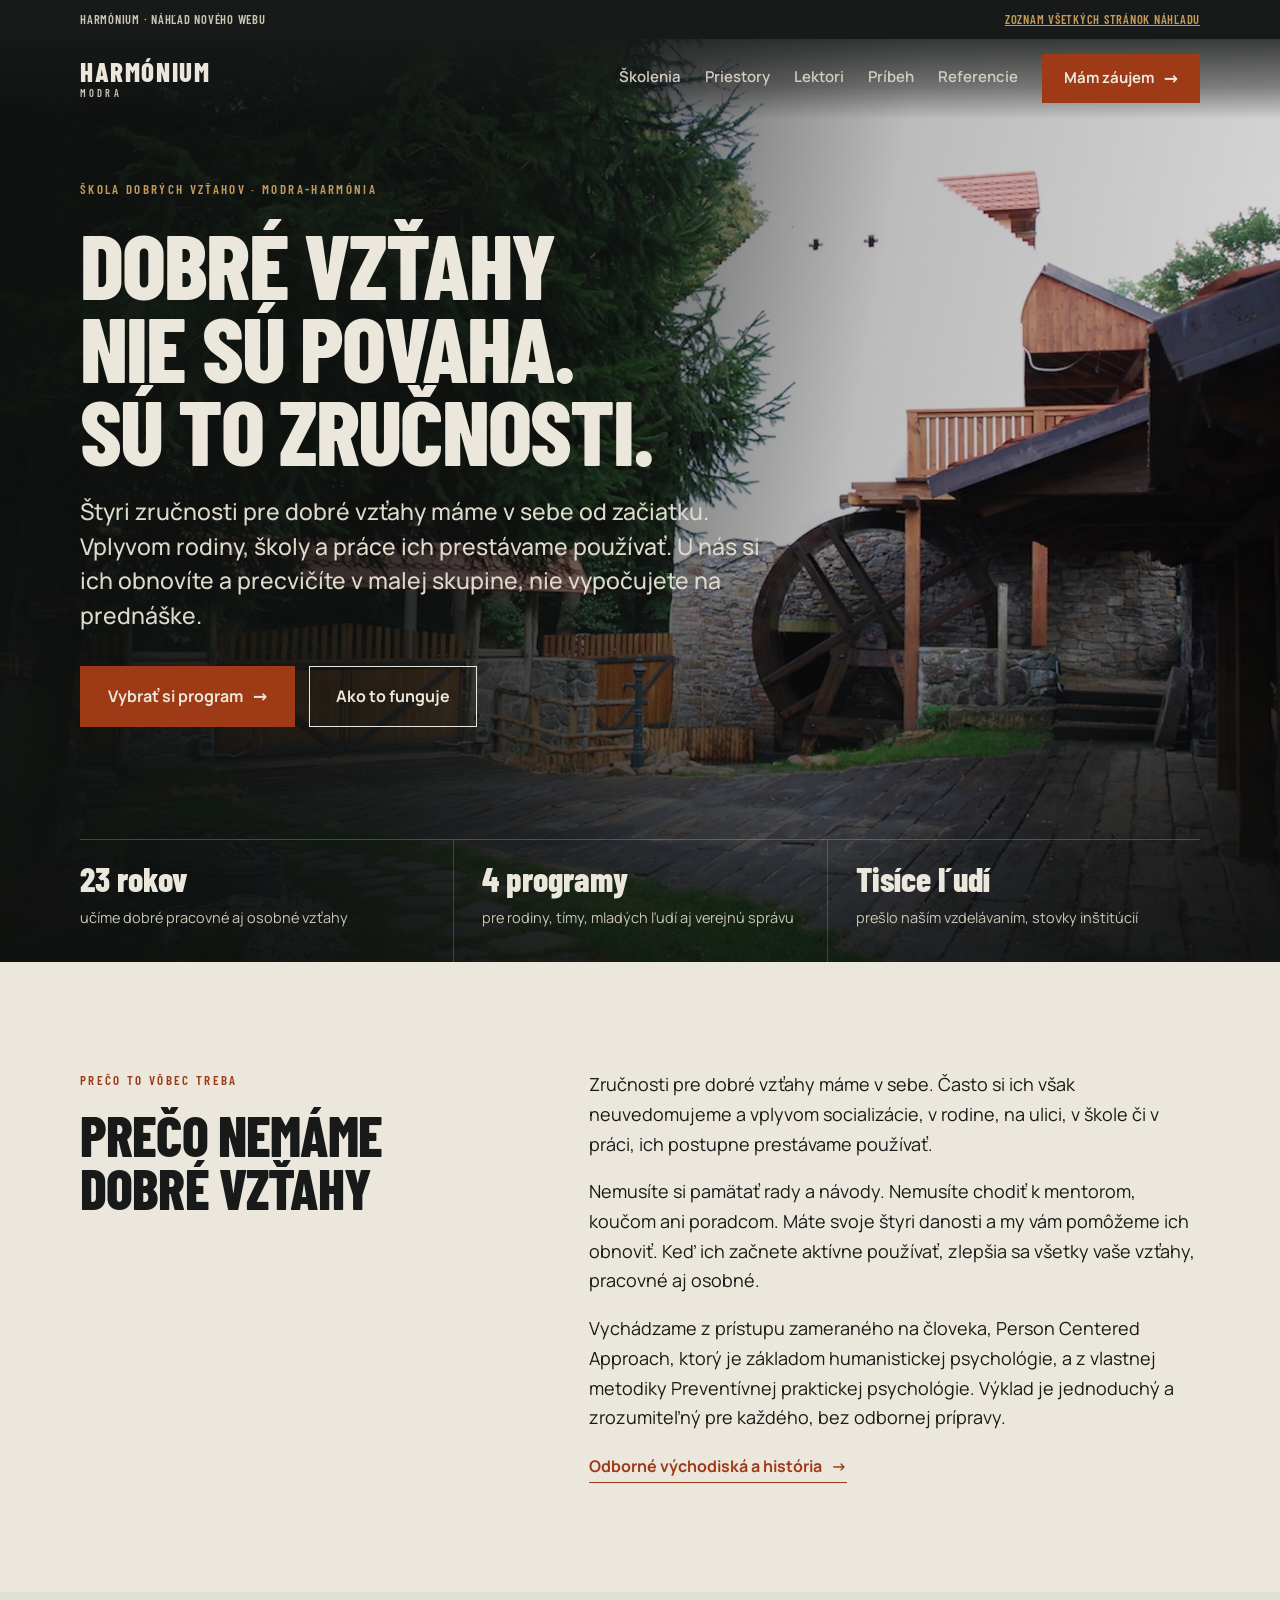
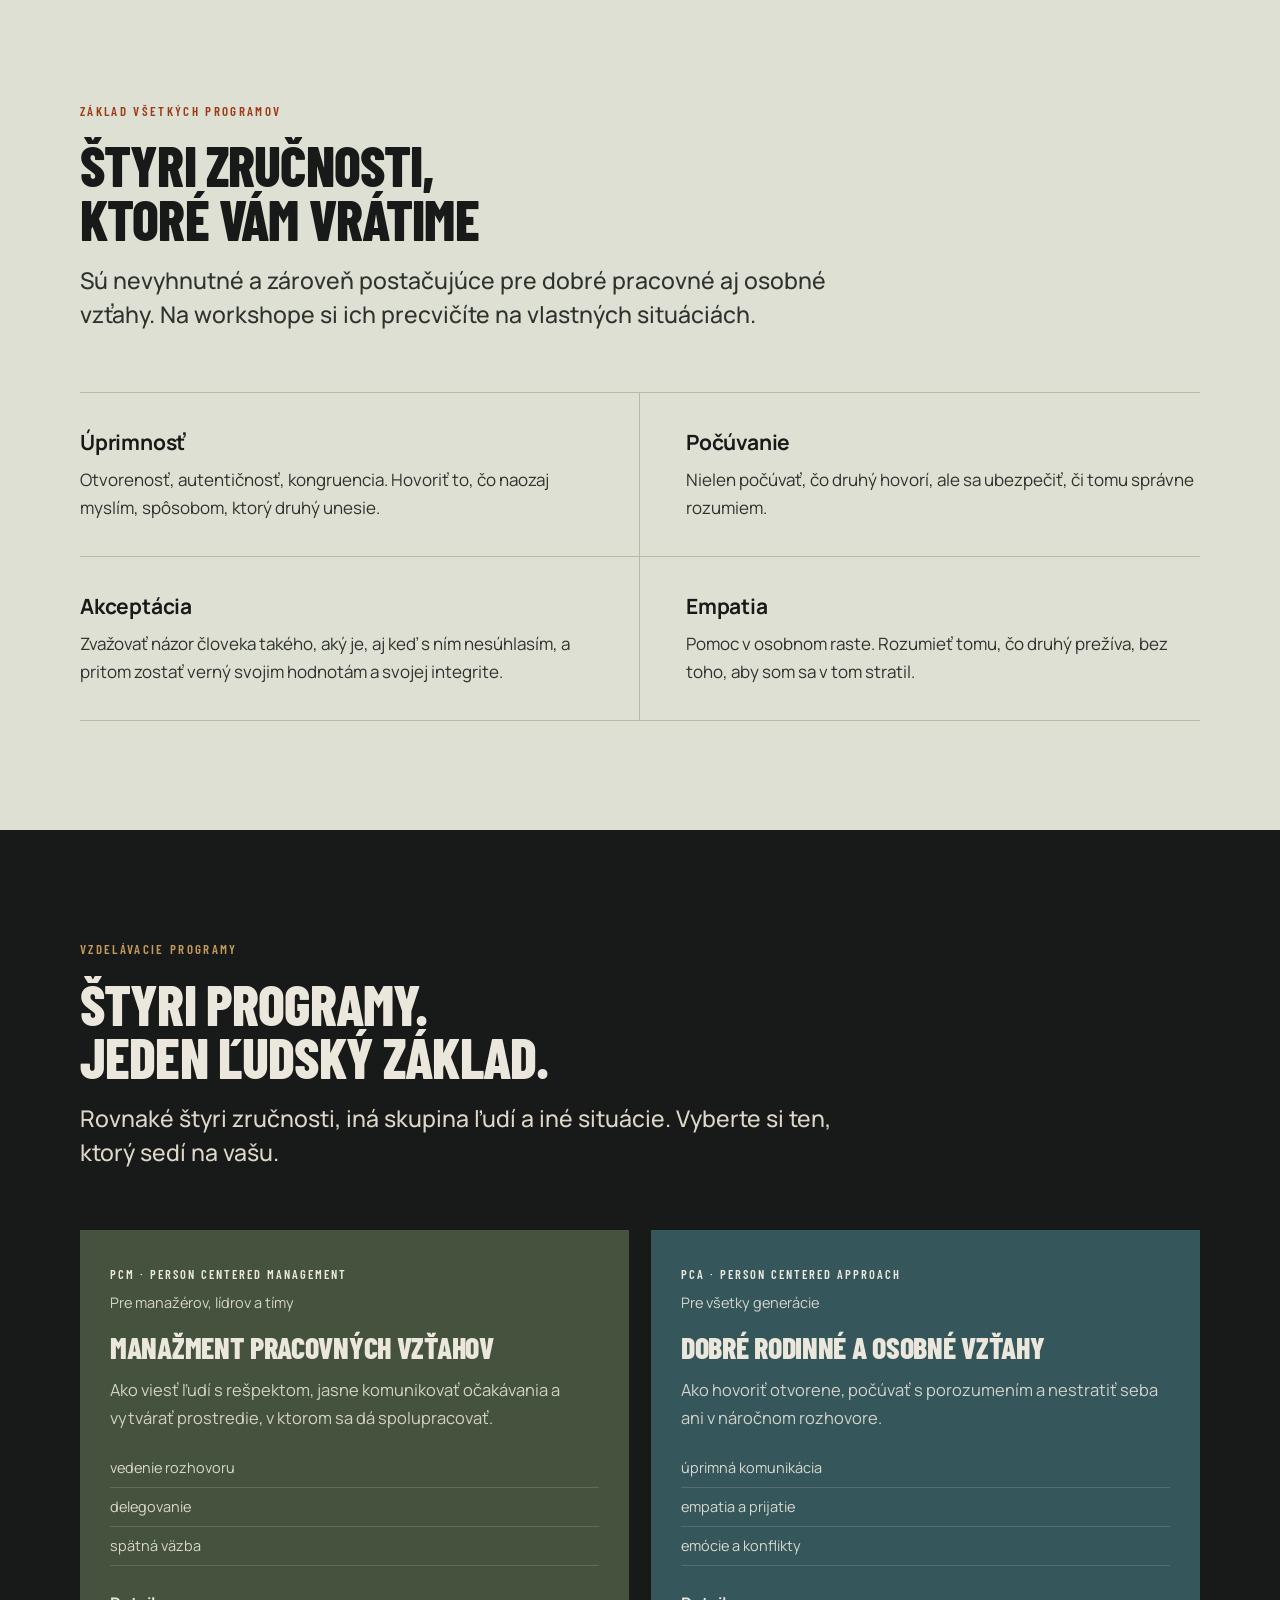
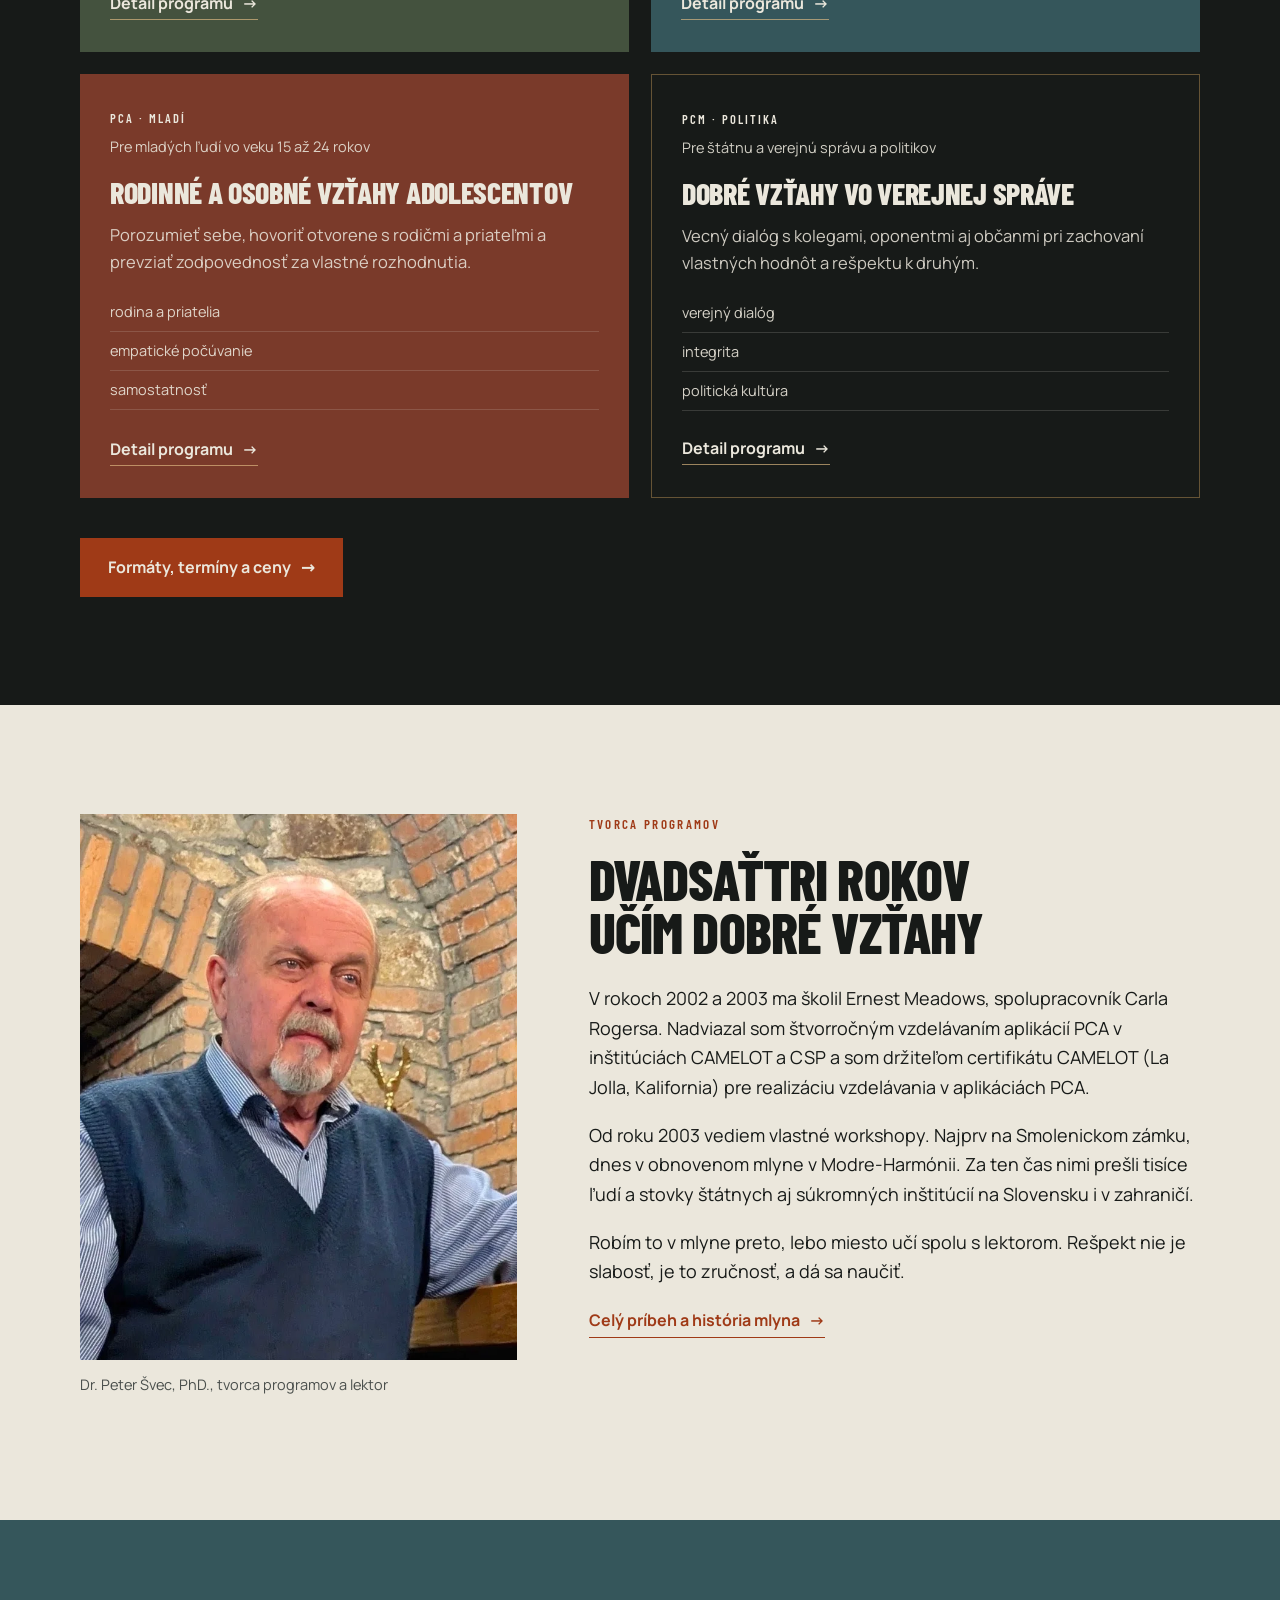
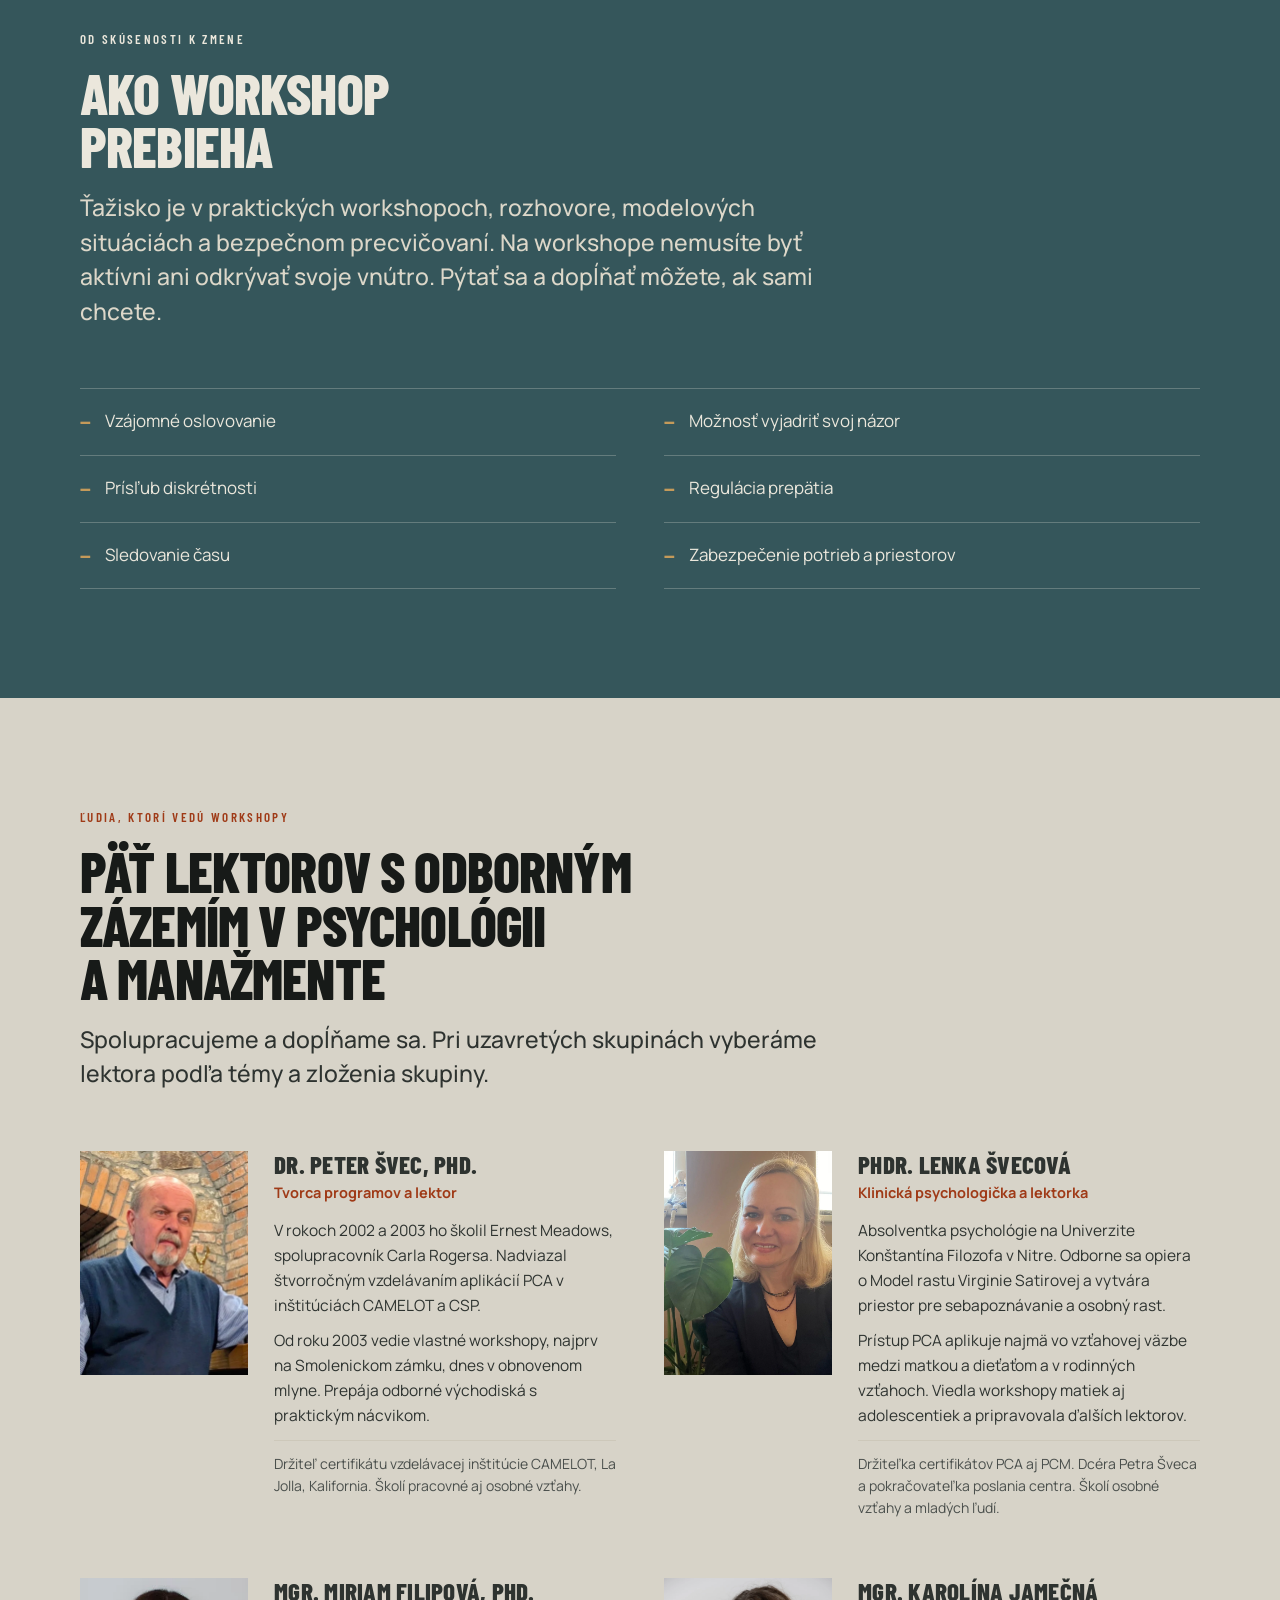
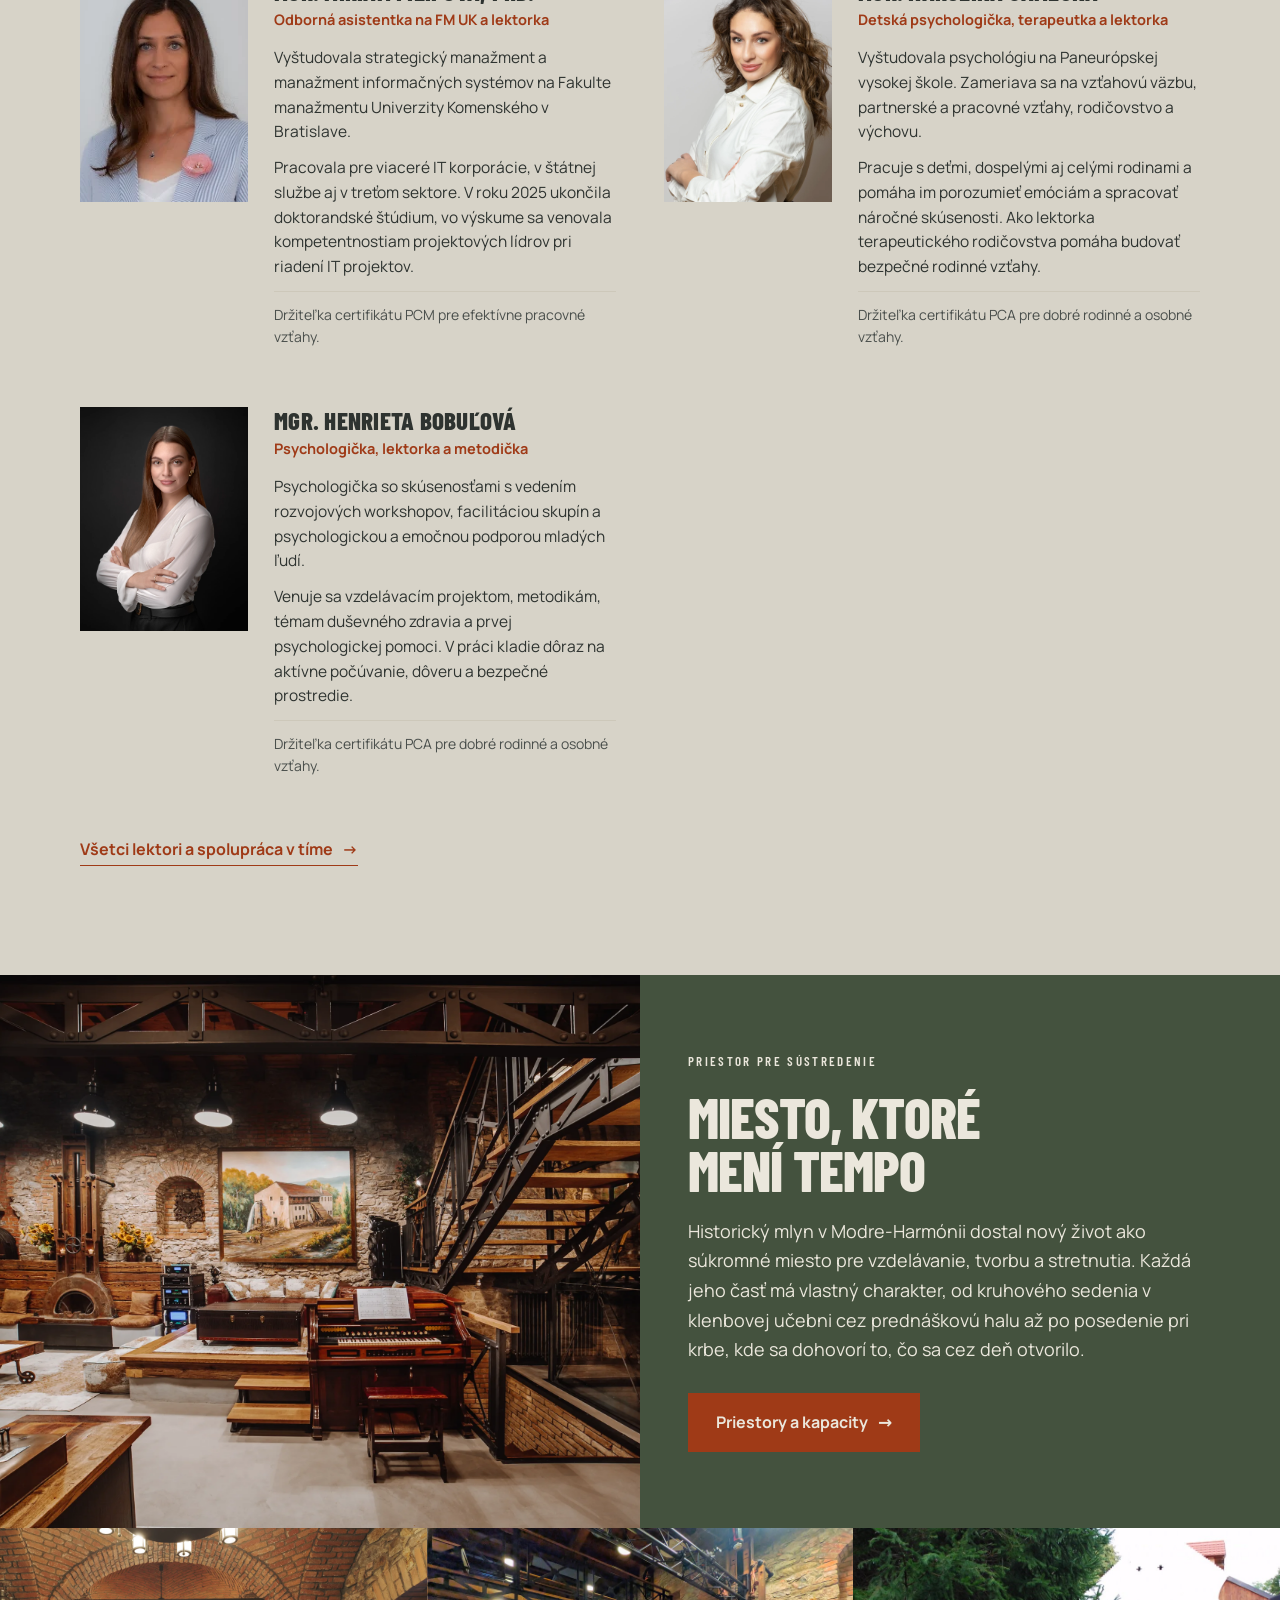
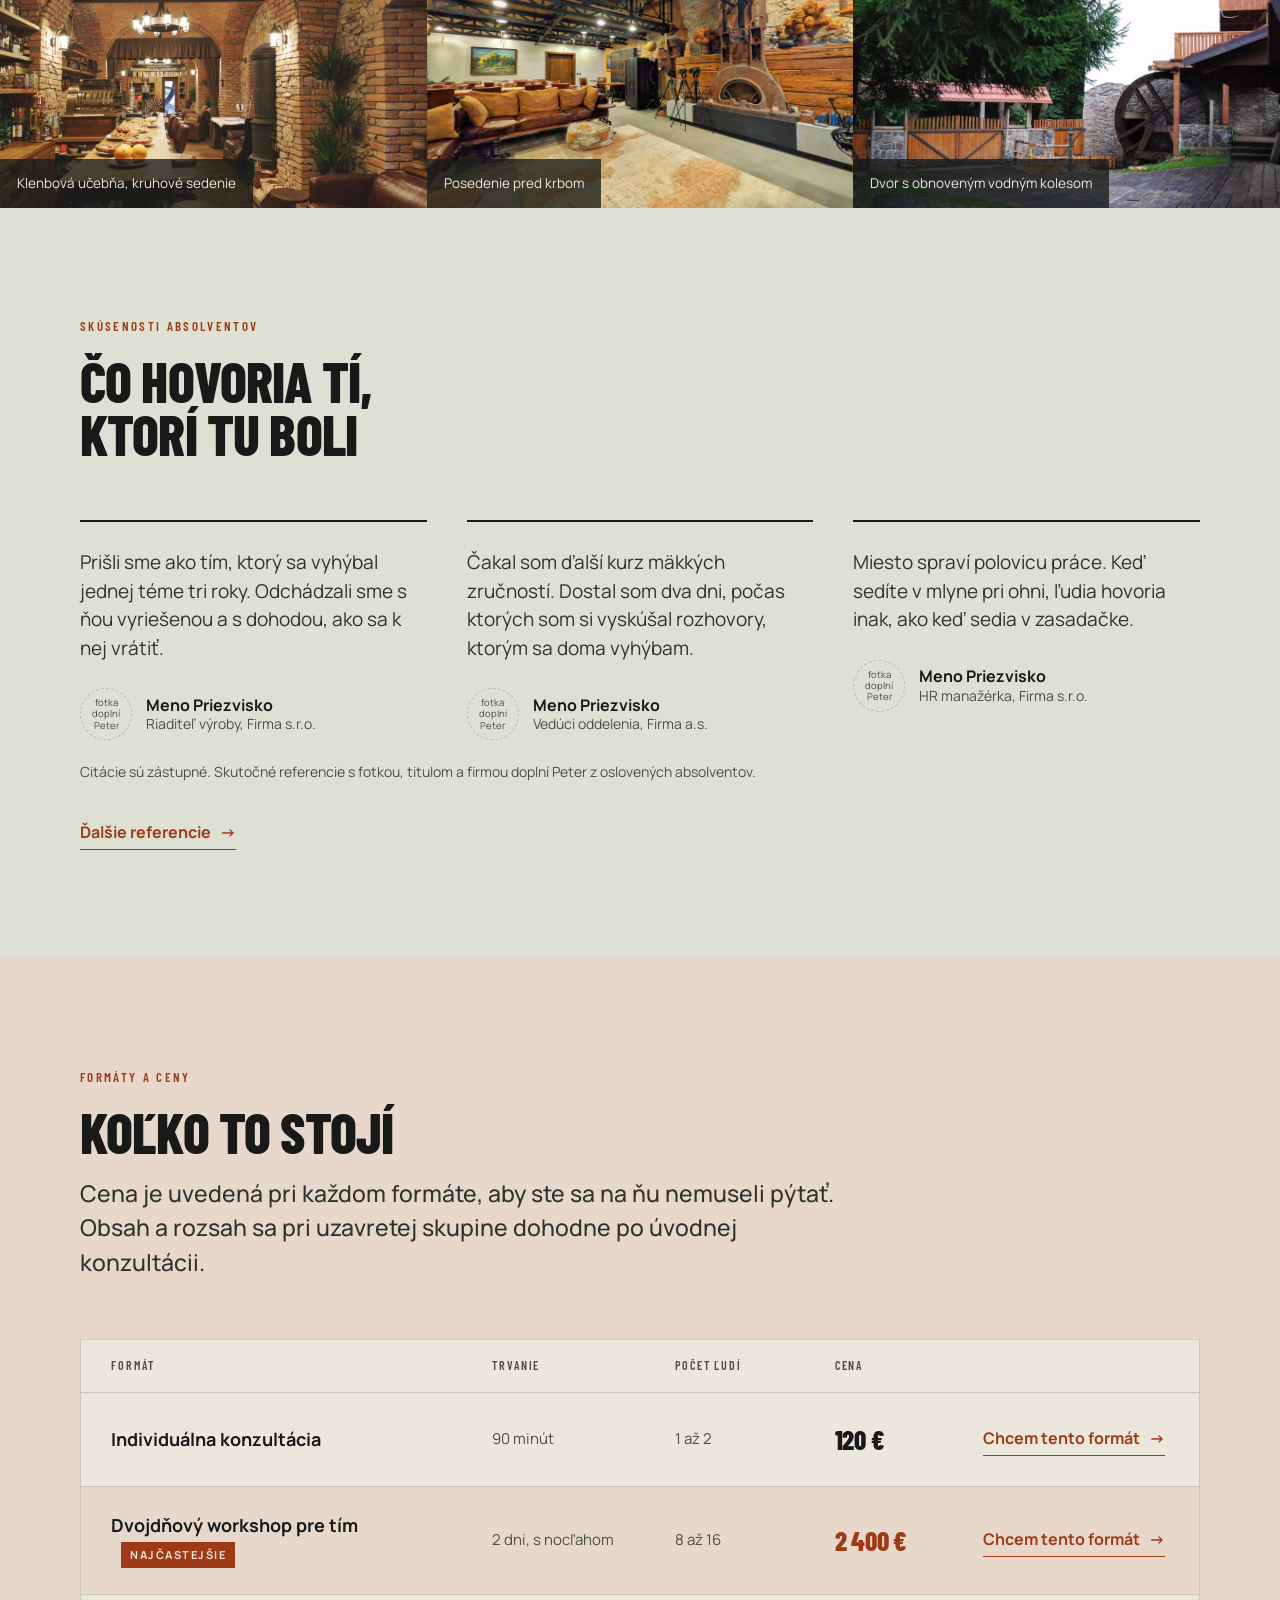
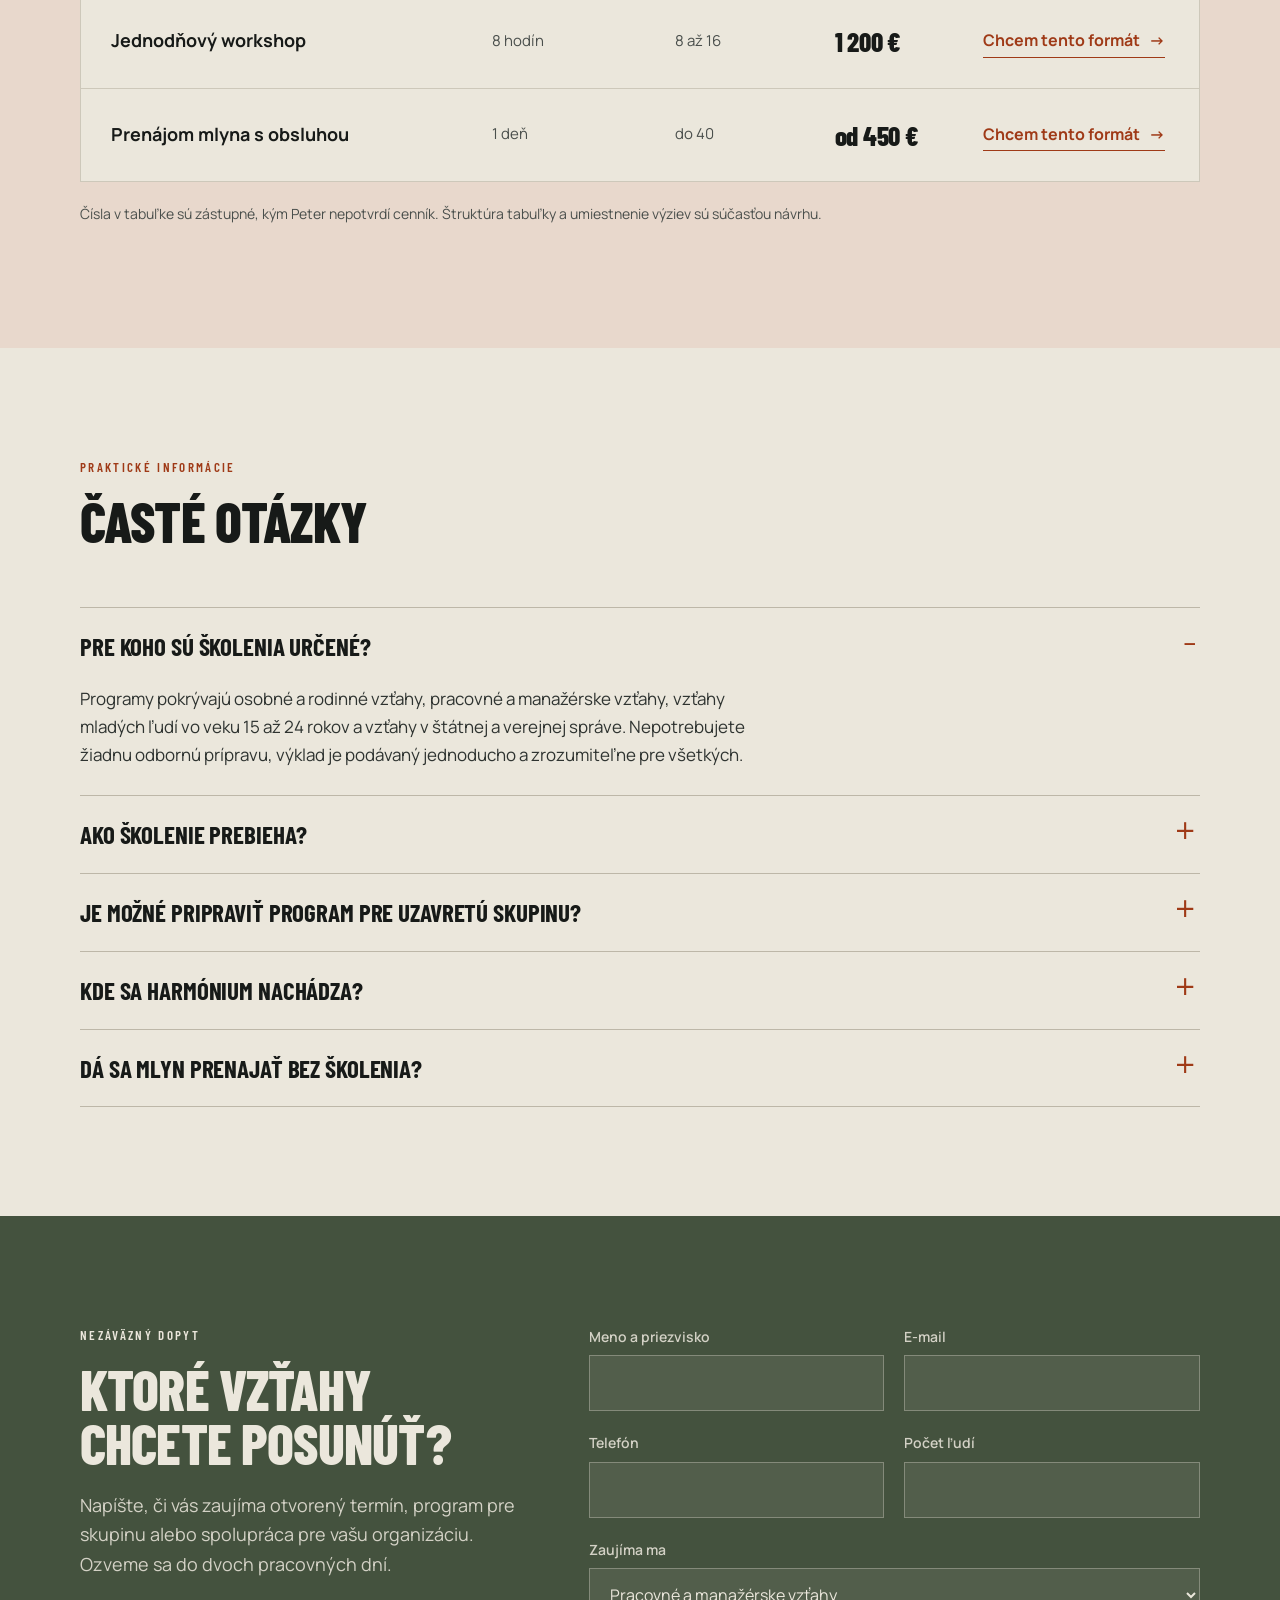
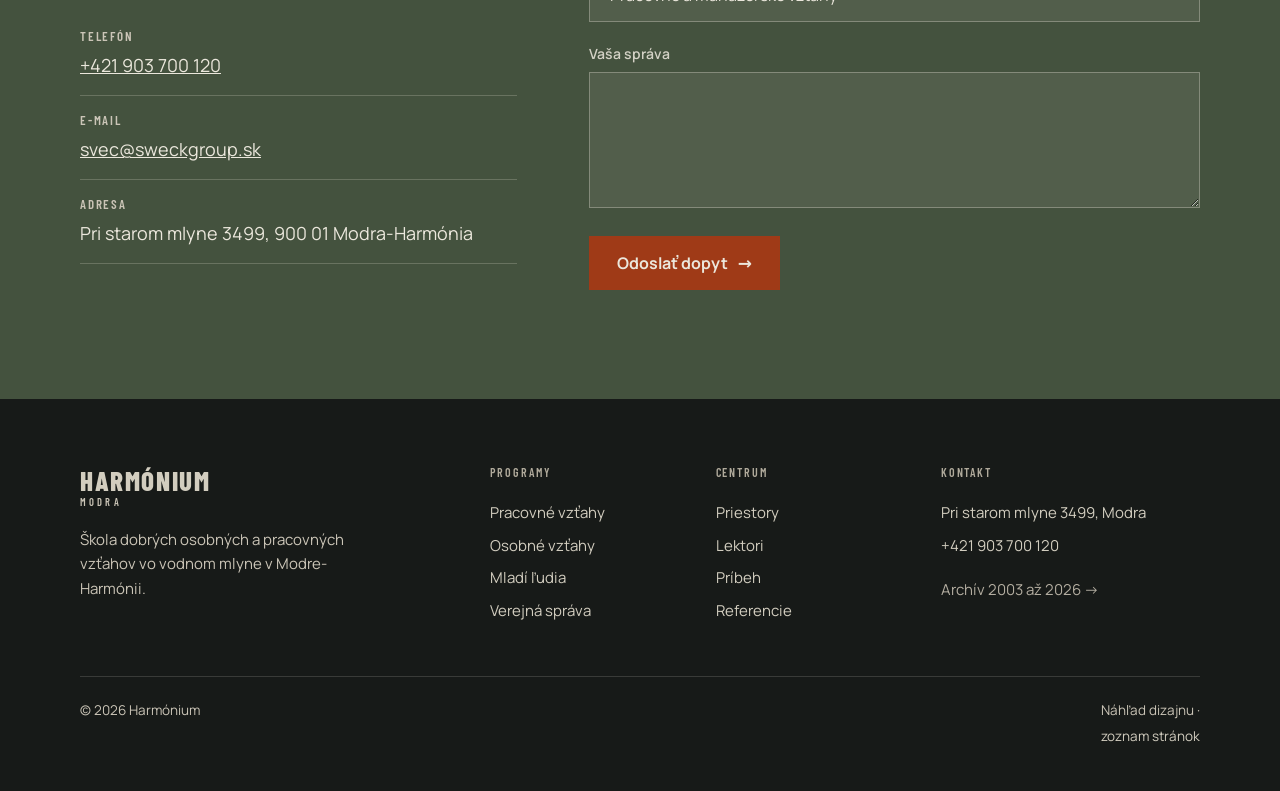
<file: index.html>
<!doctype html>
<html lang="sk">
<head>
<meta charset="utf-8">
<meta name="robots" content="noindex, nofollow">
<meta name="viewport" content="width=device-width, initial-scale=1">
<title>Harmónium</title>
<link rel="preconnect" href="https://fonts.googleapis.com">
<link rel="preconnect" href="https://fonts.gstatic.com" crossorigin>
<link rel="stylesheet" href="https://fonts.googleapis.com/css2?family=Barlow+Condensed:wght@600;700;800&family=Manrope:wght@400;500;600;700&display=swap">
<link rel="stylesheet" href="styl.css">
</head>
<body>

<div class="preview-bar"><div class="wrap">
  <span>Harmónium &middot; náhľad nového webu</span>
  <span><a href="mapa.html">Zoznam všetkých stránok náhľadu</a></span>
</div></div>

<header class="nav over" id="nav"><div class="wrap">
  <a class="mark" href="index.html">Harmónium<small>Modra</small></a>
  <nav class="nav-links">
    <a href="skolenia.html">Školenia</a>
    <a href="priestory.html">Priestory</a>
    <a href="lektori.html">Lektori</a>
    <a href="pribeh.html">Príbeh</a>
    <a href="referencie.html">Referencie</a>
  </nav>
  <a class="btn" href="kontakt.html">Mám záujem <span class="ar">&rarr;</span></a>
</div></header>

<main>

<!-- HERO -->
<section class="hero">
  <div class="hero-bg" style="background-image:url(foto/mlyn-koleso.webp)"></div>
  <div class="hero-scrim"></div>
  <div class="wrap"><div class="hero-copy">
    <p class="tag">Škola dobrých vzťahov &middot; Modra-Harmónia</p>
    <h1 class="display">Dobré vzťahy<br>nie sú povaha.<br>Sú to zručnosti.</h1>
    <p class="lead">Štyri zručnosti pre dobré vzťahy máme v sebe od začiatku. Vplyvom rodiny, školy a práce ich prestávame používať. U nás si ich obnovíte a precvičíte v malej skupine, nie vypočujete na prednáške.</p>
    <div class="hero-cta">
      <a class="btn" href="skolenia.html">Vybrať si program <span class="ar">&rarr;</span></a>
      <a class="btn-ghost" href="#princip">Ako to funguje</a>
    </div>
  </div></div>
  <div class="wrap" style="position:relative; z-index:2">
    <div class="hero-facts">
      <div class="fact"><b>23 rokov</b><span>učíme dobré pracovné aj osobné vzťahy</span></div>
      <div class="fact"><b>4 programy</b><span>pre rodiny, tímy, mladých ľudí aj verejnú správu</span></div>
      <div class="fact"><b>Tisíce ľudí</b><span>prešlo naším vzdelávaním, stovky inštitúcií</span></div>
    </div>
  </div>
</section>

<!-- PRINCÍP -->
<section class="band b-piesok-svetly" id="princip"><div class="wrap">
  <div class="split">
    <div>
      <p class="tag" style="color:var(--vinova); margin-bottom:16px">Prečo to vôbec treba</p>
      <h2 class="h2">Prečo nemáme<br>dobré vzťahy</h2>
    </div>
    <div class="measure">
      <p>Zručnosti pre dobré vzťahy máme v sebe. Často si ich však neuvedomujeme a vplyvom socializácie, v rodine, na ulici, v škole či v práci, ich postupne prestávame používať.</p>
      <p>Nemusíte si pamätať rady a návody. Nemusíte chodiť k mentorom, koučom ani poradcom. Máte svoje štyri danosti a my vám pomôžeme ich obnoviť. Keď ich začnete aktívne používať, zlepšia sa všetky vaše vzťahy, pracovné aj osobné.</p>
      <p>Vychádzame z prístupu zameraného na človeka, Person Centered Approach, ktorý je základom humanistickej psychológie, a z vlastnej metodiky Preventívnej praktickej psychológie. Výklad je jednoduchý a zrozumiteľný pre každého, bez odbornej prípravy.</p>
      <a class="link" href="pribeh.html">Odborné východiská a história <span class="ar">&rarr;</span></a>
    </div>
  </div>
</div></section>

<!-- ŠTYRI ZRUČNOSTI -->
<section class="band b-salvia" id="zrucnosti"><div class="wrap">
  <div class="sec-head">
    <p class="tag">Základ všetkých programov</p>
    <h2 class="h2">Štyri zručnosti,<br>ktoré vám vrátime</h2>
    <p class="lead">Sú nevyhnutné a zároveň postačujúce pre dobré pracovné aj osobné vzťahy. Na workshope si ich precvičíte na vlastných situáciách.</p>
  </div>
  <div class="skills">
    <div class="skill">
      <h3 class="h3">Úprimnosť</h3>
      <p>Otvorenosť, autentičnosť, kongruencia. Hovoriť to, čo naozaj myslím, spôsobom, ktorý druhý unesie.</p>
    </div>
    <div class="skill">
      <h3 class="h3">Počúvanie</h3>
      <p>Nielen počúvať, čo druhý hovorí, ale sa ubezpečiť, či tomu správne rozumiem.</p>
    </div>
    <div class="skill">
      <h3 class="h3">Akceptácia</h3>
      <p>Zvažovať názor človeka takého, aký je, aj keď s ním nesúhlasím, a pritom zostať verný svojim hodnotám a svojej integrite.</p>
    </div>
    <div class="skill">
      <h3 class="h3">Empatia</h3>
      <p>Pomoc v osobnom raste. Rozumieť tomu, čo druhý prežíva, bez toho, aby som sa v tom stratil.</p>
    </div>
  </div>
</div></section>

<!-- ŠTYRI PROGRAMY -->
<section class="band b-mlyn on-dark" id="programy"><div class="wrap">
  <div class="sec-head">
    <p class="tag">Vzdelávacie programy</p>
    <h2 class="h2">Štyri programy.<br>Jeden ľudský základ.</h2>
    <p class="lead">Rovnaké štyri zručnosti, iná skupina ľudí a iné situácie. Vyberte si ten, ktorý sedí na vašu.</p>
  </div>
  <div class="programy">
    <article class="program p-mach">
      <p class="kod">PCM &middot; Person Centered Management</p>
      <p class="komu">Pre manažérov, lídrov a tímy</p>
      <h3>Manažment pracovných vzťahov</h3>
      <p class="pop">Ako viesť ľudí s rešpektom, jasne komunikovať očakávania a vytvárať prostredie, v ktorom sa dá spolupracovať.</p>
      <ul><li>vedenie rozhovoru</li><li>delegovanie</li><li>spätná väzba</li></ul>
      <a class="link link-zlata" href="program-pcm.html">Detail programu <span class="ar">&rarr;</span></a>
    </article>
    <article class="program p-voda">
      <p class="kod">PCA &middot; Person Centered Approach</p>
      <p class="komu">Pre všetky generácie</p>
      <h3>Dobré rodinné a osobné vzťahy</h3>
      <p class="pop">Ako hovoriť otvorene, počúvať s porozumením a nestratiť seba ani v náročnom rozhovore.</p>
      <ul><li>úprimná komunikácia</li><li>empatia a prijatie</li><li>emócie a konflikty</li></ul>
      <a class="link link-zlata" href="program-pca.html">Detail programu <span class="ar">&rarr;</span></a>
    </article>
    <article class="program p-tehla">
      <p class="kod">PCA &middot; mladí</p>
      <p class="komu">Pre mladých ľudí vo veku 15 až 24 rokov</p>
      <h3>Rodinné a osobné vzťahy adolescentov</h3>
      <p class="pop">Porozumieť sebe, hovoriť otvorene s rodičmi a priateľmi a prevziať zodpovednosť za vlastné rozhodnutia.</p>
      <ul><li>rodina a priatelia</li><li>empatické počúvanie</li><li>samostatnosť</li></ul>
      <a class="link link-zlata" href="program-mladi.html">Detail programu <span class="ar">&rarr;</span></a>
    </article>
    <article class="program p-mlyn">
      <p class="kod">PCM &middot; politika</p>
      <p class="komu">Pre štátnu a verejnú správu a politikov</p>
      <h3>Dobré vzťahy vo verejnej správe</h3>
      <p class="pop">Vecný dialóg s kolegami, oponentmi aj občanmi pri zachovaní vlastných hodnôt a rešpektu k druhým.</p>
      <ul><li>verejný dialóg</li><li>integrita</li><li>politická kultúra</li></ul>
      <a class="link link-zlata" href="program-sprava.html">Detail programu <span class="ar">&rarr;</span></a>
    </article>
  </div>
  <div style="margin-top:40px"><a class="btn" href="skolenia.html">Formáty, termíny a ceny <span class="ar">&rarr;</span></a></div>
</div></section>

<!-- PETER -->
<section class="band b-piesok-svetly" id="peter"><div class="wrap">
  <div class="split">
    <div>
      <div style="aspect-ratio:4/5; background-image:url(foto/peter.webp); background-size:cover; background-position:center 20%"></div>
      <p class="small quiet" style="margin-top:14px">Dr. Peter Švec, PhD., tvorca programov a lektor</p>
    </div>
    <div>
      <p class="tag" style="color:var(--vinova); margin-bottom:16px">Tvorca programov</p>
      <h2 class="h2" style="margin-bottom:26px">Dvadsaťtri rokov<br>učím dobré vzťahy</h2>
      <div class="measure">
        <p>V rokoch 2002 a 2003 ma školil Ernest Meadows, spolupracovník Carla Rogersa. Nadviazal som štvorročným vzdelávaním aplikácií PCA v inštitúciách CAMELOT a CSP a som držiteľom certifikátu CAMELOT (La Jolla, Kalifornia) pre realizáciu vzdelávania v aplikáciách PCA.</p>
        <p>Od roku 2003 vediem vlastné workshopy. Najprv na Smolenickom zámku, dnes v obnovenom mlyne v Modre-Harmónii. Za ten čas nimi prešli tisíce ľudí a stovky štátnych aj súkromných inštitúcií na Slovensku i v zahraničí.</p>
        <p>Robím to v mlyne preto, lebo miesto učí spolu s lektorom. Rešpekt nie je slabosť, je to zručnosť, a dá sa naučiť.</p>
      </div>
      <a class="link" href="pribeh.html">Celý príbeh a história mlyna <span class="ar">&rarr;</span></a>
    </div>
  </div>
</div></section>

<!-- PRAVIDLÁ -->
<section class="band b-voda on-dark" id="ako"><div class="wrap">
  <div class="sec-head">
    <p class="tag">Od skúsenosti k zmene</p>
    <h2 class="h2">Ako workshop<br>prebieha</h2>
    <p class="lead">Ťažisko je v praktických workshopoch, rozhovore, modelových situáciách a bezpečnom precvičovaní. Na workshope nemusíte byť aktívni ani odkrývať svoje vnútro. Pýtať sa a dopĺňať môžete, ak sami chcete.</p>
  </div>
  <div class="rules">
    <div class="rule-item"><span>&mdash;</span>Vzájomné oslovovanie</div>
    <div class="rule-item"><span>&mdash;</span>Možnosť vyjadriť svoj názor</div>
    <div class="rule-item"><span>&mdash;</span>Prísľub diskrétnosti</div>
    <div class="rule-item"><span>&mdash;</span>Regulácia prepätia</div>
    <div class="rule-item"><span>&mdash;</span>Sledovanie času</div>
    <div class="rule-item"><span>&mdash;</span>Zabezpečenie potrieb a priestorov</div>
  </div>
</div></section>

<!-- LEKTORI -->
<section class="band b-piesok" id="lektori"><div class="wrap">
  <div class="sec-head">
    <p class="tag">Ľudia, ktorí vedú workshopy</p>
    <h2 class="h2">Päť lektorov s odborným<br>zázemím v psychológii<br>a manažmente</h2>
    <p class="lead">Spolupracujeme a dopĺňame sa. Pri uzavretých skupinách vyberáme lektora podľa témy a zloženia skupiny.</p>
  </div>
  <div class="people">
    <article class="person">
      <div class="ph" style="background-image:url(foto/peter.webp)"></div>
      <div>
        <p class="nm">Dr. Peter Švec, PhD.</p>
        <p class="rl">Tvorca programov a lektor</p>
        <p>V rokoch 2002 a 2003 ho školil Ernest Meadows, spolupracovník Carla Rogersa. Nadviazal štvorročným vzdelávaním aplikácií PCA v inštitúciách CAMELOT a CSP.</p>
        <p>Od roku 2003 vedie vlastné workshopy, najprv na Smolenickom zámku, dnes v obnovenom mlyne. Prepája odborné východiská s praktickým nácvikom.</p>
        <p class="cert">Držiteľ certifikátu vzdelávacej inštitúcie CAMELOT, La Jolla, Kalifornia. Školí pracovné aj osobné vzťahy.</p>
      </div>
    </article>
    <article class="person">
      <div class="ph" style="background-image:url(foto/lenka.webp)"></div>
      <div>
        <p class="nm">PhDr. Lenka Švecová</p>
        <p class="rl">Klinická psychologička a lektorka</p>
        <p>Absolventka psychológie na Univerzite Konštantína Filozofa v Nitre. Odborne sa opiera o Model rastu Virginie Satirovej a vytvára priestor pre sebapoznávanie a osobný rast.</p>
        <p>Prístup PCA aplikuje najmä vo vzťahovej väzbe medzi matkou a dieťaťom a v rodinných vzťahoch. Viedla workshopy matiek aj adolescentiek a pripravovala ďalších lektorov.</p>
        <p class="cert">Držiteľka certifikátov PCA aj PCM. Dcéra Petra Šveca a pokračovateľka poslania centra. Školí osobné vzťahy a mladých ľudí.</p>
      </div>
    </article>
    <article class="person">
      <div class="ph" style="background-image:url(foto/miriam.webp)"></div>
      <div>
        <p class="nm">Mgr. Miriam Filipová, PhD.</p>
        <p class="rl">Odborná asistentka na FM UK a lektorka</p>
        <p>Vyštudovala strategický manažment a manažment informačných systémov na Fakulte manažmentu Univerzity Komenského v Bratislave.</p>
        <p>Pracovala pre viaceré IT korporácie, v štátnej službe aj v treťom sektore. V roku 2025 ukončila doktorandské štúdium, vo výskume sa venovala kompetentnostiam projektových lídrov pri riadení IT projektov.</p>
        <p class="cert">Držiteľka certifikátu PCM pre efektívne pracovné vzťahy.</p>
      </div>
    </article>
    <article class="person">
      <div class="ph" style="background-image:url(foto/karolina.webp)"></div>
      <div>
        <p class="nm">Mgr. Karolína Jamečná</p>
        <p class="rl">Detská psychologička, terapeutka a lektorka</p>
        <p>Vyštudovala psychológiu na Paneurópskej vysokej škole. Zameriava sa na vzťahovú väzbu, partnerské a pracovné vzťahy, rodičovstvo a výchovu.</p>
        <p>Pracuje s deťmi, dospelými aj celými rodinami a pomáha im porozumieť emóciám a spracovať náročné skúsenosti. Ako lektorka terapeutického rodičovstva pomáha budovať bezpečné rodinné vzťahy.</p>
        <p class="cert">Držiteľka certifikátu PCA pre dobré rodinné a osobné vzťahy.</p>
      </div>
    </article>
    <article class="person">
      <div class="ph" style="background-image:url(foto/henrieta.webp)"></div>
      <div>
        <p class="nm">Mgr. Henrieta Bobuľová</p>
        <p class="rl">Psychologička, lektorka a metodička</p>
        <p>Psychologička so skúsenosťami s vedením rozvojových workshopov, facilitáciou skupín a psychologickou a emočnou podporou mladých ľudí.</p>
        <p>Venuje sa vzdelávacím projektom, metodikám, témam duševného zdravia a prvej psychologickej pomoci. V práci kladie dôraz na aktívne počúvanie, dôveru a bezpečné prostredie.</p>
        <p class="cert">Držiteľka certifikátu PCA pre dobré rodinné a osobné vzťahy.</p>
      </div>
    </article>
  </div>
  <div style="margin-top:46px"><a class="link" href="lektori.html">Všetci lektori a spolupráca v tíme <span class="ar">&rarr;</span></a></div>
</div></section>

<!-- MIESTO -->
<section id="miesto">
  <div class="place">
    <div class="place-img" style="background-image:url(foto/hala.webp)"></div>
    <div class="place-copy">
      <p class="tag">Priestor pre sústredenie</p>
      <h2 class="h2">Miesto, ktoré<br>mení tempo</h2>
      <p class="measure" style="margin-bottom:28px">Historický mlyn v Modre-Harmónii dostal nový život ako súkromné miesto pre vzdelávanie, tvorbu a stretnutia. Každá jeho časť má vlastný charakter, od kruhového sedenia v klenbovej učebni cez prednáškovú halu až po posedenie pri krbe, kde sa dohovorí to, čo sa cez deň otvorilo.</p>
      <a class="btn" href="priestory.html" style="align-self:flex-start">Priestory a kapacity <span class="ar">&rarr;</span></a>
    </div>
  </div>
  <div class="strip">
    <div class="rel"><div class="strip-img" style="background-image:url(foto/klenbova-ucebna.webp)"></div><span class="strip-cap">Klenbová učebňa, kruhové sedenie</span></div>
    <div class="rel"><div class="strip-img" style="background-image:url(foto/krb.webp)"></div><span class="strip-cap">Posedenie pred krbom</span></div>
    <div class="rel"><div class="strip-img" style="background-image:url(foto/mlyn-social.jpg)"></div><span class="strip-cap">Dvor s obnoveným vodným kolesom</span></div>
  </div>
</section>

<!-- REFERENCIE -->
<section class="band b-salvia" id="referencie"><div class="wrap">
  <div class="sec-head">
    <p class="tag">Skúsenosti absolventov</p>
    <h2 class="h2">Čo hovoria tí,<br>ktorí tu boli</h2>
  </div>
  <div class="refs">
    <div class="ref">
      <q>Prišli sme ako tím, ktorý sa vyhýbal jednej téme tri roky. Odchádzali sme s ňou vyriešenou a s dohodou, ako sa k nej vrátiť.</q>
      <div class="who"><span class="av">fotka<br>doplní Peter</span><div><div class="nm">Meno Priezvisko</div><div class="co">Riaditeľ výroby, Firma s.r.o.</div></div></div>
    </div>
    <div class="ref">
      <q>Čakal som ďalší kurz mäkkých zručností. Dostal som dva dni, počas ktorých som si vyskúšal rozhovory, ktorým sa doma vyhýbam.</q>
      <div class="who"><span class="av">fotka<br>doplní Peter</span><div><div class="nm">Meno Priezvisko</div><div class="co">Vedúci oddelenia, Firma a.s.</div></div></div>
    </div>
    <div class="ref">
      <q>Miesto spraví polovicu práce. Keď sedíte v mlyne pri ohni, ľudia hovoria inak, ako keď sedia v zasadačke.</q>
      <div class="who"><span class="av">fotka<br>doplní Peter</span><div><div class="nm">Meno Priezvisko</div><div class="co">HR manažérka, Firma s.r.o.</div></div></div>
    </div>
  </div>
  <p class="price-note">Citácie sú zástupné. Skutočné referencie s fotkou, titulom a firmou doplní Peter z oslovených absolventov.</p>
  <div style="margin-top:34px"><a class="link" href="referencie.html">Ďalšie referencie <span class="ar">&rarr;</span></a></div>
</div></section>

<!-- CENY -->
<section class="band b-hlina" id="ceny"><div class="wrap">
  <div class="sec-head">
    <p class="tag">Formáty a ceny</p>
    <h2 class="h2">Koľko to stojí</h2>
    <p class="lead">Cena je uvedená pri každom formáte, aby ste sa na ňu nemuseli pýtať. Obsah a rozsah sa pri uzavretej skupine dohodne po úvodnej konzultácii.</p>
  </div>
  <div class="price-wrap">
    <div class="price-row price-head"><div>Formát</div><div>Trvanie</div><div>Počet ľudí</div><div>Cena</div><div></div></div>
    <div class="price-row">
      <div class="name">Individuálna konzultácia</div><div class="meta">90 minút</div><div class="meta">1 až 2</div>
      <div class="cost">120 &euro;</div><div><a class="link" href="kontakt.html">Chcem tento formát <span class="ar">&rarr;</span></a></div>
    </div>
    <div class="price-row hi">
      <div class="name">Dvojdňový workshop pre tím<span class="badge">najčastejšie</span></div><div class="meta">2 dni, s nocľahom</div><div class="meta">8 až 16</div>
      <div class="cost">2 400 &euro;</div><div><a class="link" href="kontakt.html">Chcem tento formát <span class="ar">&rarr;</span></a></div>
    </div>
    <div class="price-row">
      <div class="name">Jednodňový workshop</div><div class="meta">8 hodín</div><div class="meta">8 až 16</div>
      <div class="cost">1 200 &euro;</div><div><a class="link" href="kontakt.html">Chcem tento formát <span class="ar">&rarr;</span></a></div>
    </div>
    <div class="price-row">
      <div class="name">Prenájom mlyna s obsluhou</div><div class="meta">1 deň</div><div class="meta">do 40</div>
      <div class="cost">od 450 &euro;</div><div><a class="link" href="kontakt.html">Chcem tento formát <span class="ar">&rarr;</span></a></div>
    </div>
  </div>
  <p class="price-note">Čísla v tabuľke sú zástupné, kým Peter nepotvrdí cenník. Štruktúra tabuľky a umiestnenie výziev sú súčasťou návrhu.</p>
</div></section>

<!-- OTÁZKY -->
<section class="band b-piesok-svetly" id="otazky"><div class="wrap">
  <div class="sec-head">
    <p class="tag">Praktické informácie</p>
    <h2 class="h2">Časté otázky</h2>
  </div>
  <div class="faq">
    <details open>
      <summary>Pre koho sú školenia určené?</summary>
      <div class="ans"><p>Programy pokrývajú osobné a rodinné vzťahy, pracovné a manažérske vzťahy, vzťahy mladých ľudí vo veku 15 až 24 rokov a vzťahy v štátnej a verejnej správe. Nepotrebujete žiadnu odbornú prípravu, výklad je podávaný jednoducho a zrozumiteľne pre všetkých.</p></div>
    </details>
    <details>
      <summary>Ako školenie prebieha?</summary>
      <div class="ans"><p>Ťažisko je v praktických workshopoch, rozhovore, modelových situáciách a bezpečnom precvičovaní nových zručností. Nemusíte byť aktívni ani odkrývať svoje vnútro. Presný program zverejňujeme pri jednotlivých termínoch.</p></div>
    </details>
    <details>
      <summary>Je možné pripraviť program pre uzavretú skupinu?</summary>
      <div class="ans"><p>Áno. Obsah a forma sa môžu prispôsobiť potrebám firmy, tímu alebo konkrétnej skupiny. Rozsah sa dohodne po úvodnej konzultácii a lektora vyberáme podľa témy a zloženia skupiny.</p></div>
    </details>
    <details>
      <summary>Kde sa Harmónium nachádza?</summary>
      <div class="ans"><p>Pri starom mlyne 3499, 900 01 Modra-Harmónia, na úpätí Malých Karpát. Organizačné pokyny dostanú prihlásení účastníci spolu s potvrdením termínu.</p></div>
    </details>
    <details>
      <summary>Dá sa mlyn prenajať bez školenia?</summary>
      <div class="ans"><p>Áno. Priestor prenajímame na firemné stretnutia, workshopy a odborné semináre, s obsluhou aj so stravou. Kapacita je do štyridsiatich ľudí.</p></div>
    </details>
  </div>
</div></section>

<!-- KONTAKT -->
<section class="band b-mach on-dark" id="kontakt"><div class="wrap">
  <div class="form-grid">
    <div>
      <p class="tag" style="color:var(--zlata-svetla); margin-bottom:16px">Nezáväzný dopyt</p>
      <h2 class="h2" style="margin-bottom:22px">Ktoré vzťahy<br>chcete posunúť?</h2>
      <p style="color:rgba(235,231,220,.86); margin-bottom:32px">Napíšte, či vás zaujíma otvorený termín, program pre skupinu alebo spolupráca pre vašu organizáciu. Ozveme sa do dvoch pracovných dní.</p>
      <ul class="contact-list">
        <li><b>Telefón</b><a href="tel:+421903700120">+421 903 700 120</a></li>
        <li><b>E-mail</b><a href="mailto:svec@sweckgroup.sk">svec@sweckgroup.sk</a></li>
        <li><b>Adresa</b>Pri starom mlyne 3499, 900 01 Modra-Harmónia</li>
      </ul>
    </div>
    <form onsubmit="return false">
      <div class="two">
        <div class="field"><label for="f1">Meno a priezvisko</label><input id="f1" type="text"></div>
        <div class="field"><label for="f2">E-mail</label><input id="f2" type="email"></div>
        <div class="field"><label for="f3">Telefón</label><input id="f3" type="tel"></div>
        <div class="field"><label for="f4">Počet ľudí</label><input id="f4" type="text"></div>
      </div>
      <div class="field"><label for="f5">Zaujíma ma</label>
        <select id="f5">
          <option>Pracovné a manažérske vzťahy</option>
          <option>Osobné a rodinné vzťahy</option>
          <option>Vzťahy mladých ľudí, 15 až 24 rokov</option>
          <option>Vzťahy v štátnej a verejnej správe</option>
          <option>Program pre uzavretú skupinu</option>
          <option>Prenájom priestorov</option>
        </select>
      </div>
      <div class="field"><label for="f6">Vaša správa</label><textarea id="f6" rows="4"></textarea></div>
      <button class="btn" type="submit">Odoslať dopyt <span class="ar">&rarr;</span></button>
    </form>
  </div>
</div></section>

</main>

<footer class="foot"><div class="wrap">
  <div class="foot-grid">
    <div>
      <a class="mark" href="index.html">Harmónium<small>Modra</small></a>
      <p style="margin-top:16px; max-width:32ch">Škola dobrých osobných a pracovných vzťahov vo vodnom mlyne v Modre-Harmónii.</p>
    </div>
    <div>
      <h4>Programy</h4>
      <a href="program-pcm.html">Pracovné vzťahy</a>
      <a href="program-pca.html">Osobné vzťahy</a>
      <a href="program-mladi.html">Mladí ľudia</a>
      <a href="program-sprava.html">Verejná správa</a>
    </div>
    <div>
      <h4>Centrum</h4>
      <a href="priestory.html">Priestory</a>
      <a href="lektori.html">Lektori</a>
      <a href="pribeh.html">Príbeh</a>
      <a href="referencie.html">Referencie</a>
    </div>
    <div>
      <h4>Kontakt</h4>
      <a href="kontakt.html">Pri starom mlyne 3499, Modra</a>
      <a href="tel:+421903700120">+421 903 700 120</a>
      <a href="https://centrumharmonium.sk/archiv" style="margin-top:12px; color:#b3ada0">Archív 2003 až 2026 &rarr;</a>
    </div>
  </div>
  <div class="foot-bottom">
    <span>&copy; 2026 Harmónium</span>
    <span>Náhľad dizajnu &middot; <a href="mapa.html">zoznam stránok</a></span>
  </div>
</div></footer>

<script>
(function(){
  var nav = document.getElementById('nav');
  if(!nav) return;
  function tick(){ nav.classList.toggle('solid', window.scrollY > 120); }
  tick(); window.addEventListener('scroll', tick, {passive:true});
})();
</script>
</body>
</html>
</file>
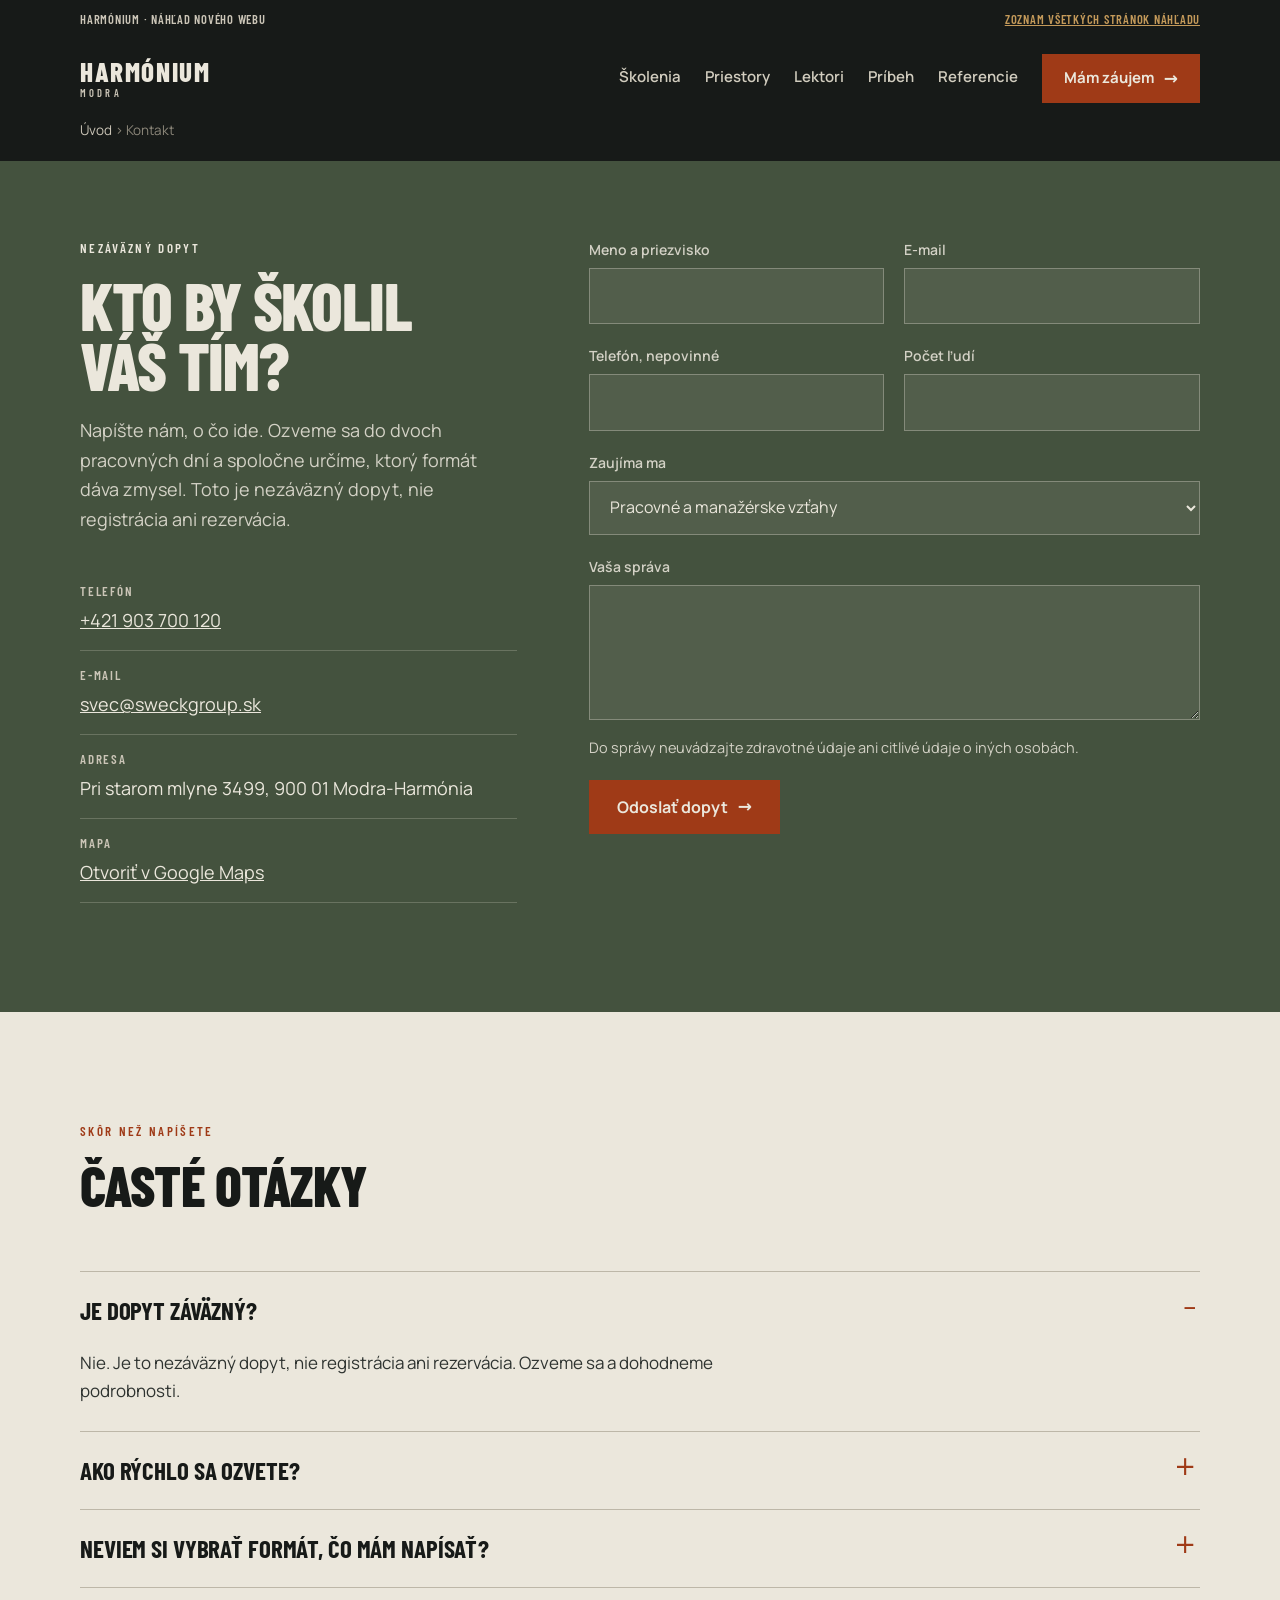
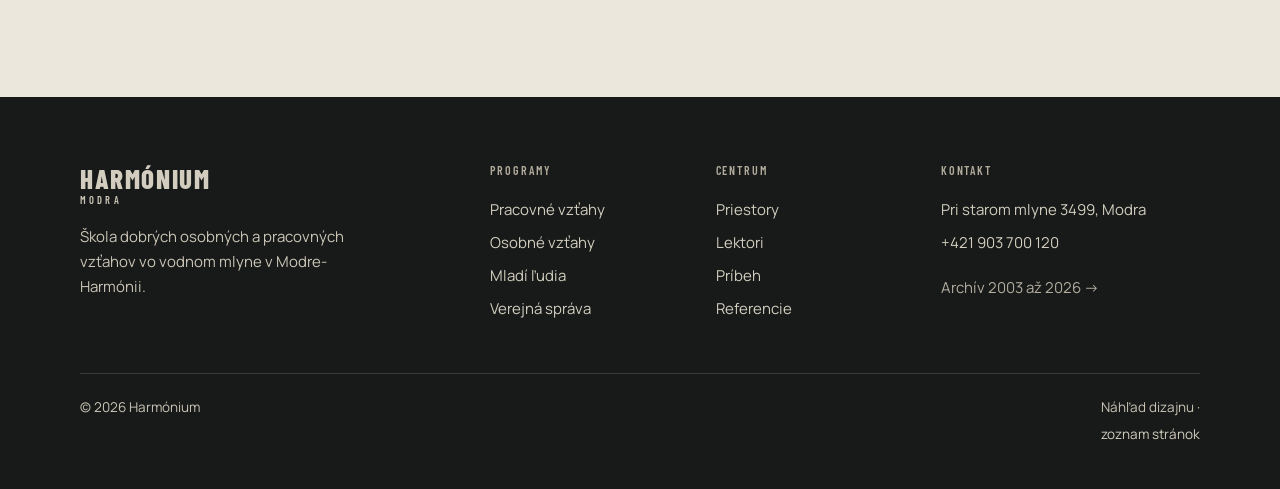
<file: kontakt.html>
<!doctype html>
<html lang="sk">
<head>
<meta charset="utf-8">
<meta name="robots" content="noindex, nofollow">
<meta name="viewport" content="width=device-width, initial-scale=1">
<title>Kontakt — Harmónium</title>
<link rel="preconnect" href="https://fonts.googleapis.com">
<link rel="preconnect" href="https://fonts.gstatic.com" crossorigin>
<link rel="stylesheet" href="https://fonts.googleapis.com/css2?family=Barlow+Condensed:wght@600;700;800&family=Manrope:wght@400;500;600;700&display=swap">
<link rel="stylesheet" href="styl.css">
</head>
<body>

<div class="preview-bar"><div class="wrap">
  <span>Harmónium &middot; náhľad nového webu</span>
  <span><a href="mapa.html">Zoznam všetkých stránok náhľadu</a></span>
</div></div>

<header class="nav"><div class="wrap">
  <a class="mark" href="index.html">Harmónium<small>Modra</small></a>
  <nav class="nav-links">
    <a href="skolenia.html">Školenia</a>
    <a href="priestory.html">Priestory</a>
    <a href="lektori.html">Lektori</a>
    <a href="pribeh.html">Príbeh</a>
    <a href="referencie.html">Referencie</a>
  </nav>
  <a class="btn" href="kontakt.html">Mám záujem <span class="ar">&rarr;</span></a>
</div></header>

<div class="crumb"><div class="wrap"><a href="index.html">Úvod</a> &rsaquo; Kontakt</div></div>

<main>
<section class="band b-mach on-dark" id="dopyt" style="padding-top:clamp(48px,6vw,88px)"><div class="wrap">
  <div class="form-grid">
    <div>
      <p class="tag" style="color:var(--zlata-svetla); margin-bottom:16px">Nezáväzný dopyt</p>
      <h1 class="display" style="font-size:clamp(38px,5.4vw,66px); margin-bottom:22px">Kto by školil<br>váš tím?</h1>
      <p style="color:rgba(235,231,220,.86); margin-bottom:32px">Napíšte nám, o čo ide. Ozveme sa do dvoch pracovných dní a spoločne určíme, ktorý formát dáva zmysel. Toto je nezáväzný dopyt, nie registrácia ani rezervácia.</p>
      <ul class="contact-list">
        <li><b>Telefón</b><a href="tel:+421903700120">+421 903 700 120</a></li>
        <li><b>E-mail</b><a href="mailto:svec@sweckgroup.sk">svec@sweckgroup.sk</a></li>
        <li><b>Adresa</b>Pri starom mlyne 3499, 900 01 Modra-Harmónia</li>
        <li><b>Mapa</b><a href="https://www.google.com/maps/search/?api=1&amp;query=48.34928894%2C17.311025619">Otvoriť v Google Maps</a></li>
      </ul>
    </div>
    <form onsubmit="return false">
      <div class="two">
        <div class="field"><label for="f1">Meno a priezvisko</label><input id="f1" type="text"></div>
        <div class="field"><label for="f2">E-mail</label><input id="f2" type="email"></div>
        <div class="field"><label for="f3">Telefón, nepovinné</label><input id="f3" type="tel"></div>
        <div class="field"><label for="f4">Počet ľudí</label><input id="f4" type="text"></div>
      </div>
      <div class="field"><label for="f5">Zaujíma ma</label>
        <select id="f5">
          <option>Pracovné a manažérske vzťahy</option>
          <option>Osobné a rodinné vzťahy</option>
          <option>Vzťahy mladých ľudí, 15 až 24 rokov</option>
          <option>Vzťahy v štátnej a verejnej správe</option>
          <option>Prednáška</option>
          <option>Program pre uzavretú skupinu</option>
          <option>Prenájom priestorov</option>
          <option>Spolupráca v tíme centra</option>
        </select>
      </div>
      <div class="field"><label for="f6">Vaša správa</label><textarea id="f6" rows="4"></textarea>
        <p class="small" style="color:rgba(235,231,220,.86); margin:8px 0 0">Do správy neuvádzajte zdravotné údaje ani citlivé údaje o iných osobách.</p>
      </div>
      <button class="btn" type="submit">Odoslať dopyt <span class="ar">&rarr;</span></button>
    </form>
  </div>
</div></section>

<section class="band b-piesok-svetly"><div class="wrap">
  <div class="sec-head"><p class="tag">Skôr než napíšete</p><h2 class="h2">Časté otázky</h2></div>
  <div class="faq">
    <details open><summary>Je dopyt záväzný?</summary><div class="ans"><p>Nie. Je to nezáväzný dopyt, nie registrácia ani rezervácia. Ozveme sa a dohodneme podrobnosti.</p></div></details>
    <details><summary>Ako rýchlo sa ozvete?</summary><div class="ans"><p>Do dvoch pracovných dní. Ak potrebujete rýchlejšie, zavolajte na +421 903 700 120.</p></div></details>
    <details><summary>Neviem si vybrať formát, čo mám napísať?</summary><div class="ans"><p>Napíšte situáciu, ktorú riešite, a približný počet ľudí. Program aj formát odporučíme my.</p></div></details>
  </div>
</div></section>
</main>

<footer class="foot"><div class="wrap">
  <div class="foot-grid">
    <div>
      <a class="mark" href="index.html">Harmónium<small>Modra</small></a>
      <p style="margin-top:16px; max-width:32ch">Škola dobrých osobných a pracovných vzťahov vo vodnom mlyne v Modre-Harmónii.</p>
    </div>
    <div>
      <h4>Programy</h4>
      <a href="program-pcm.html">Pracovné vzťahy</a>
      <a href="program-pca.html">Osobné vzťahy</a>
      <a href="program-mladi.html">Mladí ľudia</a>
      <a href="program-sprava.html">Verejná správa</a>
    </div>
    <div>
      <h4>Centrum</h4>
      <a href="priestory.html">Priestory</a>
      <a href="lektori.html">Lektori</a>
      <a href="pribeh.html">Príbeh</a>
      <a href="referencie.html">Referencie</a>
    </div>
    <div>
      <h4>Kontakt</h4>
      <a href="kontakt.html">Pri starom mlyne 3499, Modra</a>
      <a href="tel:+421903700120">+421 903 700 120</a>
      <a href="https://centrumharmonium.sk/archiv" style="margin-top:12px; color:#b3ada0">Archív 2003 až 2026 &rarr;</a>
    </div>
  </div>
  <div class="foot-bottom">
    <span>&copy; 2026 Harmónium</span>
    <span>Náhľad dizajnu &middot; <a href="mapa.html">zoznam stránok</a></span>
  </div>
</div></footer>

</body>
</html>
</file>
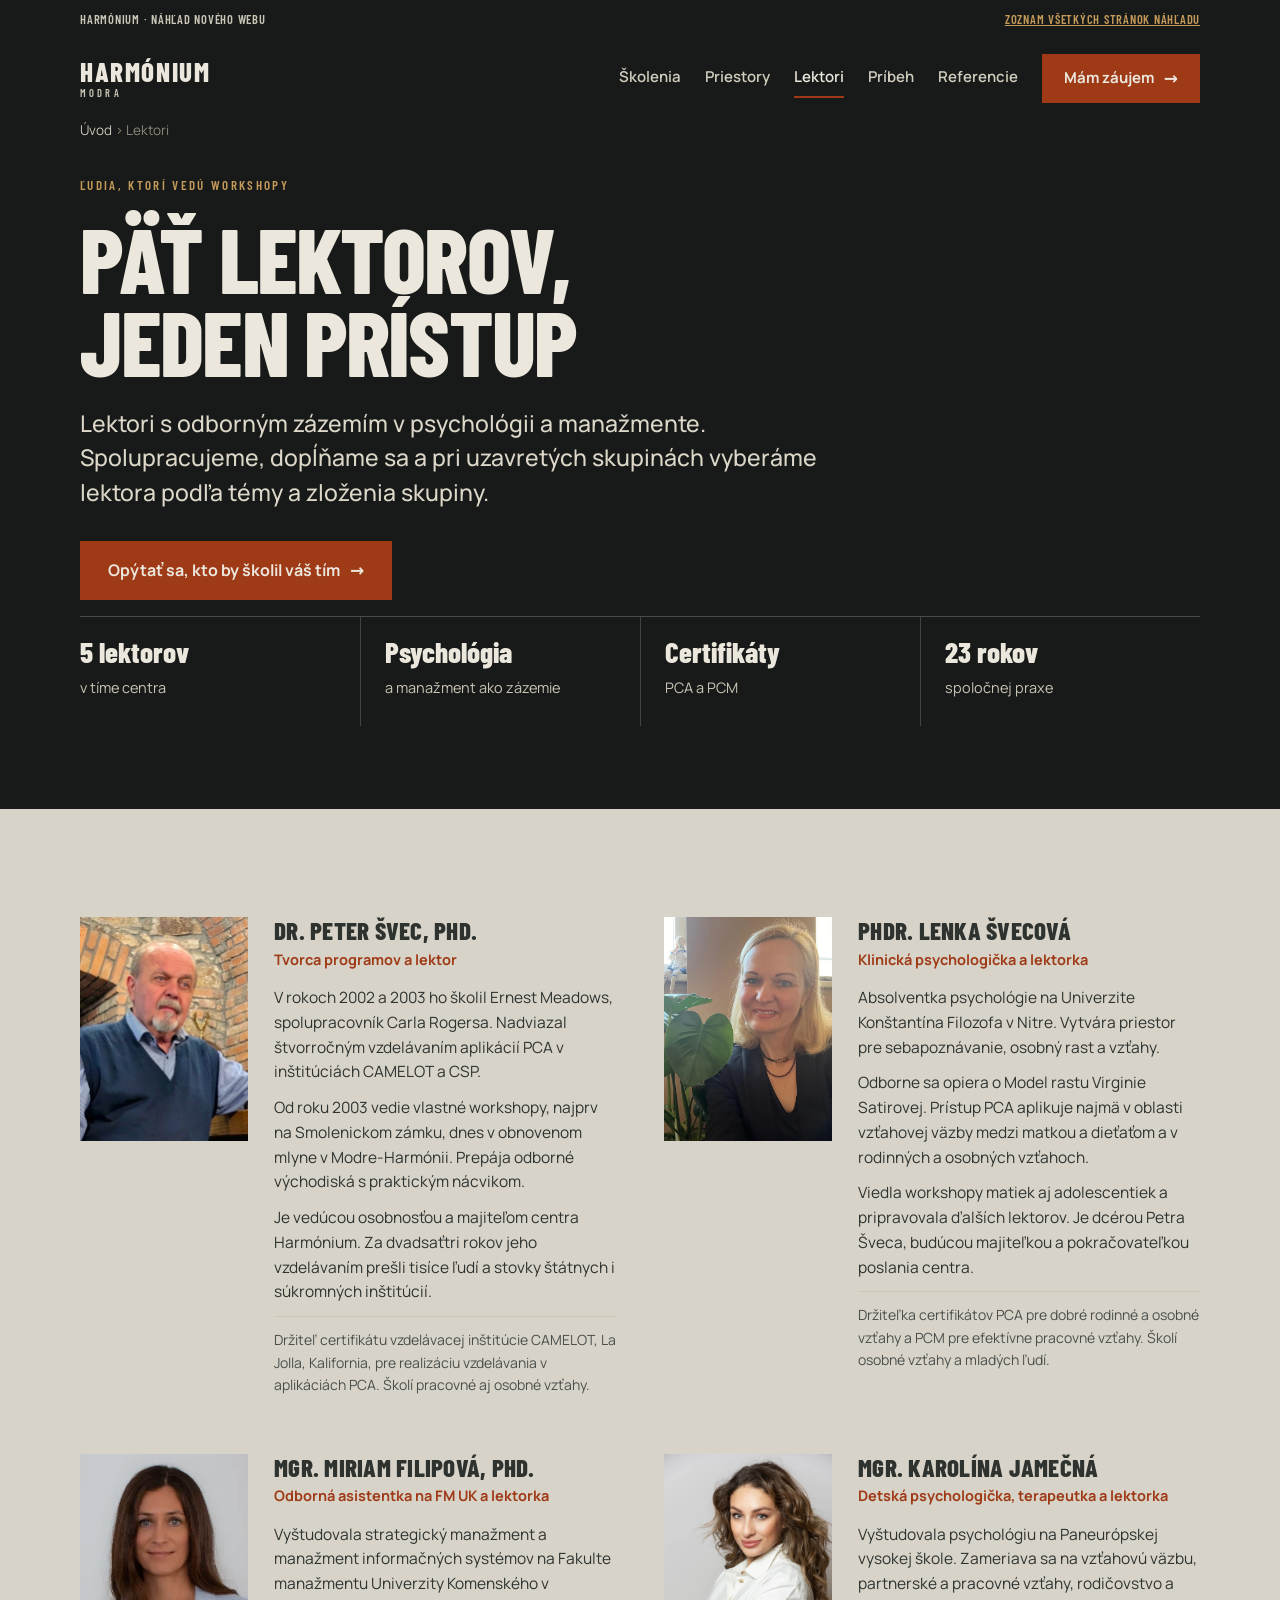
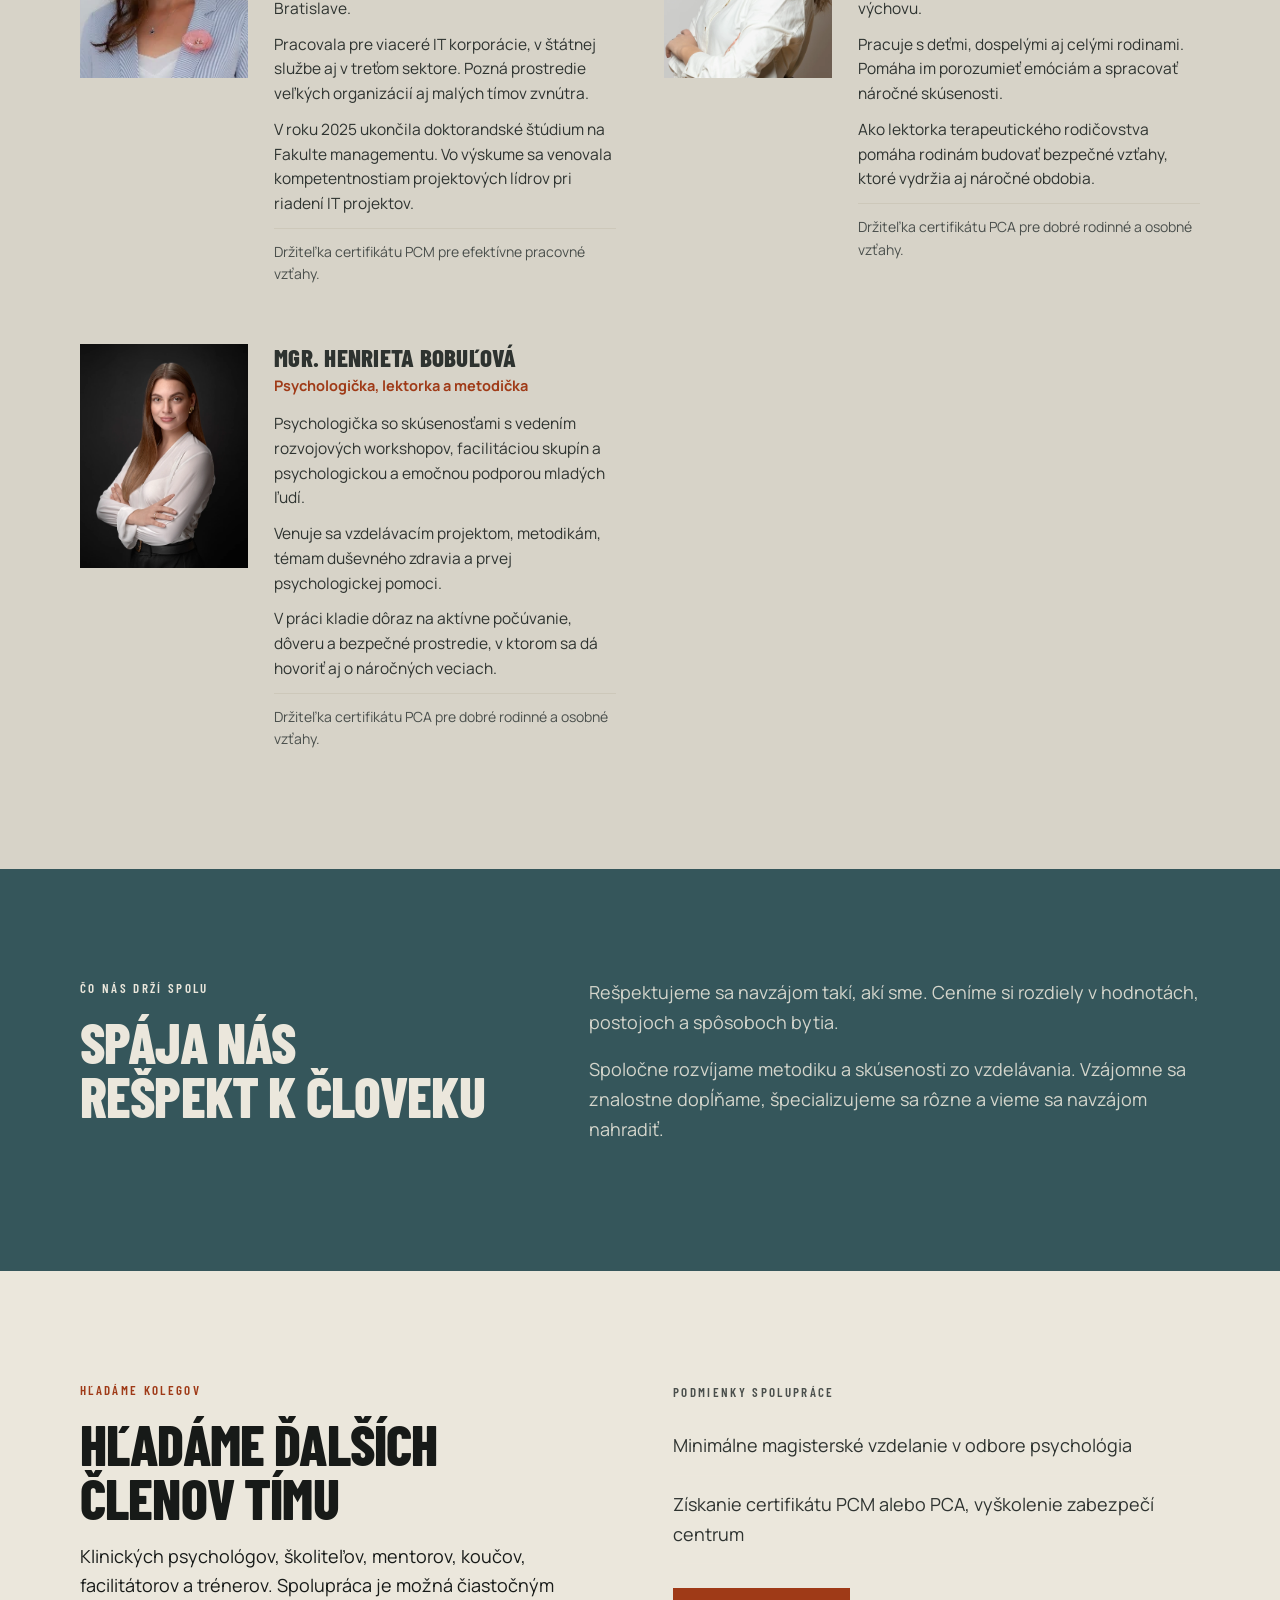
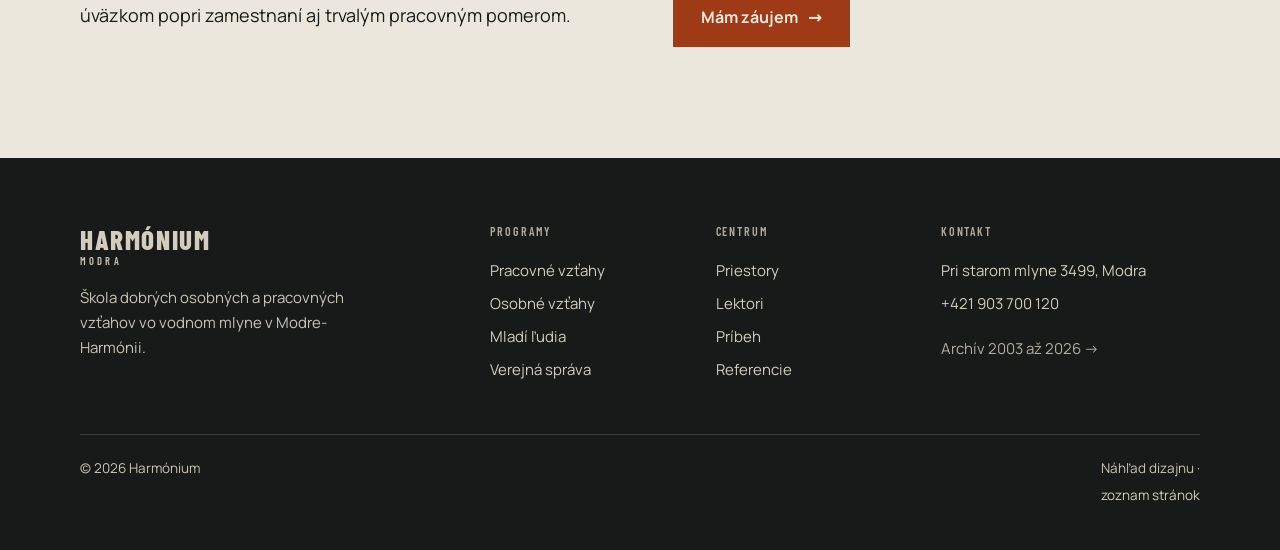
<file: lektori.html>
<!doctype html>
<html lang="sk">
<head>
<meta charset="utf-8">
<meta name="robots" content="noindex, nofollow">
<meta name="viewport" content="width=device-width, initial-scale=1">
<title>Lektori — Harmónium</title>
<link rel="preconnect" href="https://fonts.googleapis.com">
<link rel="preconnect" href="https://fonts.gstatic.com" crossorigin>
<link rel="stylesheet" href="https://fonts.googleapis.com/css2?family=Barlow+Condensed:wght@600;700;800&family=Manrope:wght@400;500;600;700&display=swap">
<link rel="stylesheet" href="styl.css">
</head>
<body>

<div class="preview-bar"><div class="wrap">
  <span>Harmónium &middot; náhľad nového webu</span>
  <span><a href="mapa.html">Zoznam všetkých stránok náhľadu</a></span>
</div></div>

<header class="nav"><div class="wrap">
  <a class="mark" href="index.html">Harmónium<small>Modra</small></a>
  <nav class="nav-links">
    <a href="skolenia.html">Školenia</a>
    <a href="priestory.html">Priestory</a>
    <a href="lektori.html" class="on">Lektori</a>
    <a href="pribeh.html">Príbeh</a>
    <a href="referencie.html">Referencie</a>
  </nav>
  <a class="btn" href="kontakt.html">Mám záujem <span class="ar">&rarr;</span></a>
</div></header>

<div class="crumb"><div class="wrap"><a href="index.html">Úvod</a> &rsaquo; Lektori</div></div>

<main>
<section class="top"><div class="wrap">
  <p class="tag">Ľudia, ktorí vedú workshopy</p>
  <h1 class="display">Päť lektorov,<br>jeden prístup</h1>
  <p class="lead">Lektori s odborným zázemím v psychológii a manažmente. Spolupracujeme, dopĺňame sa a pri uzavretých skupinách vyberáme lektora podľa témy a zloženia skupiny.</p>
  <a class="btn" href="kontakt.html">Opýtať sa, kto by školil váš tím <span class="ar">&rarr;</span></a>
  <div class="meta-row"><div><b>5 lektorov</b><span>v tíme centra</span></div><div><b>Psychológia</b><span>a manažment ako zázemie</span></div><div><b>Certifikáty</b><span>PCA a PCM</span></div><div><b>23 rokov</b><span>spoločnej praxe</span></div></div>
</div></section>

<section class="band b-piesok"><div class="wrap">
  <div class="people"><article class="person">
      <div class="ph" style="background-image:url(foto/peter.webp)"></div>
      <div><p class="nm">Dr. Peter Švec, PhD.</p><p class="rl">Tvorca programov a lektor</p><p>V rokoch 2002 a 2003 ho školil Ernest Meadows, spolupracovník Carla Rogersa. Nadviazal štvorročným vzdelávaním aplikácií PCA v inštitúciách CAMELOT a CSP.</p><p>Od roku 2003 vedie vlastné workshopy, najprv na Smolenickom zámku, dnes v obnovenom mlyne v Modre-Harmónii. Prepája odborné východiská s praktickým nácvikom.</p><p>Je vedúcou osobnosťou a majiteľom centra Harmónium. Za dvadsaťtri rokov jeho vzdelávaním prešli tisíce ľudí a stovky štátnych i súkromných inštitúcií.</p><p class="cert">Držiteľ certifikátu vzdelávacej inštitúcie CAMELOT, La Jolla, Kalifornia, pre realizáciu vzdelávania v aplikáciách PCA. Školí pracovné aj osobné vzťahy.</p></div>
    </article><article class="person">
      <div class="ph" style="background-image:url(foto/lenka.webp)"></div>
      <div><p class="nm">PhDr. Lenka Švecová</p><p class="rl">Klinická psychologička a lektorka</p><p>Absolventka psychológie na Univerzite Konštantína Filozofa v Nitre. Vytvára priestor pre sebapoznávanie, osobný rast a vzťahy.</p><p>Odborne sa opiera o Model rastu Virginie Satirovej. Prístup PCA aplikuje najmä v oblasti vzťahovej väzby medzi matkou a dieťaťom a v rodinných a osobných vzťahoch.</p><p>Viedla workshopy matiek aj adolescentiek a pripravovala ďalších lektorov. Je dcérou Petra Šveca, budúcou majiteľkou a pokračovateľkou poslania centra.</p><p class="cert">Držiteľka certifikátov PCA pre dobré rodinné a osobné vzťahy a PCM pre efektívne pracovné vzťahy. Školí osobné vzťahy a mladých ľudí.</p></div>
    </article><article class="person">
      <div class="ph" style="background-image:url(foto/miriam.webp)"></div>
      <div><p class="nm">Mgr. Miriam Filipová, PhD.</p><p class="rl">Odborná asistentka na FM UK a lektorka</p><p>Vyštudovala strategický manažment a manažment informačných systémov na Fakulte manažmentu Univerzity Komenského v Bratislave.</p><p>Pracovala pre viaceré IT korporácie, v štátnej službe aj v treťom sektore. Pozná prostredie veľkých organizácií aj malých tímov zvnútra.</p><p>V roku 2025 ukončila doktorandské štúdium na Fakulte managementu. Vo výskume sa venovala kompetentnostiam projektových lídrov pri riadení IT projektov.</p><p class="cert">Držiteľka certifikátu PCM pre efektívne pracovné vzťahy.</p></div>
    </article><article class="person">
      <div class="ph" style="background-image:url(foto/karolina.webp)"></div>
      <div><p class="nm">Mgr. Karolína Jamečná</p><p class="rl">Detská psychologička, terapeutka a lektorka</p><p>Vyštudovala psychológiu na Paneurópskej vysokej škole. Zameriava sa na vzťahovú väzbu, partnerské a pracovné vzťahy, rodičovstvo a výchovu.</p><p>Pracuje s deťmi, dospelými aj celými rodinami. Pomáha im porozumieť emóciám a spracovať náročné skúsenosti.</p><p>Ako lektorka terapeutického rodičovstva pomáha rodinám budovať bezpečné vzťahy, ktoré vydržia aj náročné obdobia.</p><p class="cert">Držiteľka certifikátu PCA pre dobré rodinné a osobné vzťahy.</p></div>
    </article><article class="person">
      <div class="ph" style="background-image:url(foto/henrieta.webp)"></div>
      <div><p class="nm">Mgr. Henrieta Bobuľová</p><p class="rl">Psychologička, lektorka a metodička</p><p>Psychologička so skúsenosťami s vedením rozvojových workshopov, facilitáciou skupín a psychologickou a emočnou podporou mladých ľudí.</p><p>Venuje sa vzdelávacím projektom, metodikám, témam duševného zdravia a prvej psychologickej pomoci.</p><p>V práci kladie dôraz na aktívne počúvanie, dôveru a bezpečné prostredie, v ktorom sa dá hovoriť aj o náročných veciach.</p><p class="cert">Držiteľka certifikátu PCA pre dobré rodinné a osobné vzťahy.</p></div>
    </article></div>
</div></section>

<section class="band b-voda on-dark"><div class="wrap">
  <div class="split">
    <div><p class="tag" style="color:var(--zlata-svetla); margin-bottom:16px">Čo nás drží spolu</p>
    <h2 class="h2">Spája nás<br>rešpekt k človeku</h2></div>
    <div class="measure">
      <p style="color:rgba(235,231,220,.88)">Rešpektujeme sa navzájom takí, akí sme. Ceníme si rozdiely v hodnotách, postojoch a spôsoboch bytia.</p>
      <p style="color:rgba(235,231,220,.88)">Spoločne rozvíjame metodiku a skúsenosti zo vzdelávania. Vzájomne sa znalostne dopĺňame, špecializujeme sa rôzne a vieme sa navzájom nahradiť.</p>
    </div>
  </div>
</div></section>

<section class="band b-piesok-svetly"><div class="wrap">
  <div class="two-col" style="align-items:center">
    <div><p class="tag" style="color:var(--vinova); margin-bottom:16px">Hľadáme kolegov</p>
      <h2 class="h2" style="margin-bottom:18px">Hľadáme ďalších<br>členov tímu</h2>
      <p class="measure">Klinických psychológov, školiteľov, mentorov, koučov, facilitátorov a trénerov. Spolupráca je možná čiastočným úväzkom popri zamestnaní aj trvalým pracovným pomerom.</p>
    </div>
    <div>
      <p class="tag quiet" style="margin-bottom:14px">Podmienky spolupráce</p>
      <ul class="contact-list" style="color:var(--text-2)">
        <li>Minimálne magisterské vzdelanie v odbore psychológia</li>
        <li>Získanie certifikátu PCM alebo PCA, vyškolenie zabezpečí centrum</li>
      </ul>
      <div style="margin-top:24px"><a class="btn" href="kontakt.html">Mám záujem <span class="ar">&rarr;</span></a></div>
    </div>
  </div>
</div></section>
</main>

<footer class="foot"><div class="wrap">
  <div class="foot-grid">
    <div>
      <a class="mark" href="index.html">Harmónium<small>Modra</small></a>
      <p style="margin-top:16px; max-width:32ch">Škola dobrých osobných a pracovných vzťahov vo vodnom mlyne v Modre-Harmónii.</p>
    </div>
    <div>
      <h4>Programy</h4>
      <a href="program-pcm.html">Pracovné vzťahy</a>
      <a href="program-pca.html">Osobné vzťahy</a>
      <a href="program-mladi.html">Mladí ľudia</a>
      <a href="program-sprava.html">Verejná správa</a>
    </div>
    <div>
      <h4>Centrum</h4>
      <a href="priestory.html">Priestory</a>
      <a href="lektori.html">Lektori</a>
      <a href="pribeh.html">Príbeh</a>
      <a href="referencie.html">Referencie</a>
    </div>
    <div>
      <h4>Kontakt</h4>
      <a href="kontakt.html">Pri starom mlyne 3499, Modra</a>
      <a href="tel:+421903700120">+421 903 700 120</a>
      <a href="https://centrumharmonium.sk/archiv" style="margin-top:12px; color:#b3ada0">Archív 2003 až 2026 &rarr;</a>
    </div>
  </div>
  <div class="foot-bottom">
    <span>&copy; 2026 Harmónium</span>
    <span>Náhľad dizajnu &middot; <a href="mapa.html">zoznam stránok</a></span>
  </div>
</div></footer>

</body>
</html>
</file>
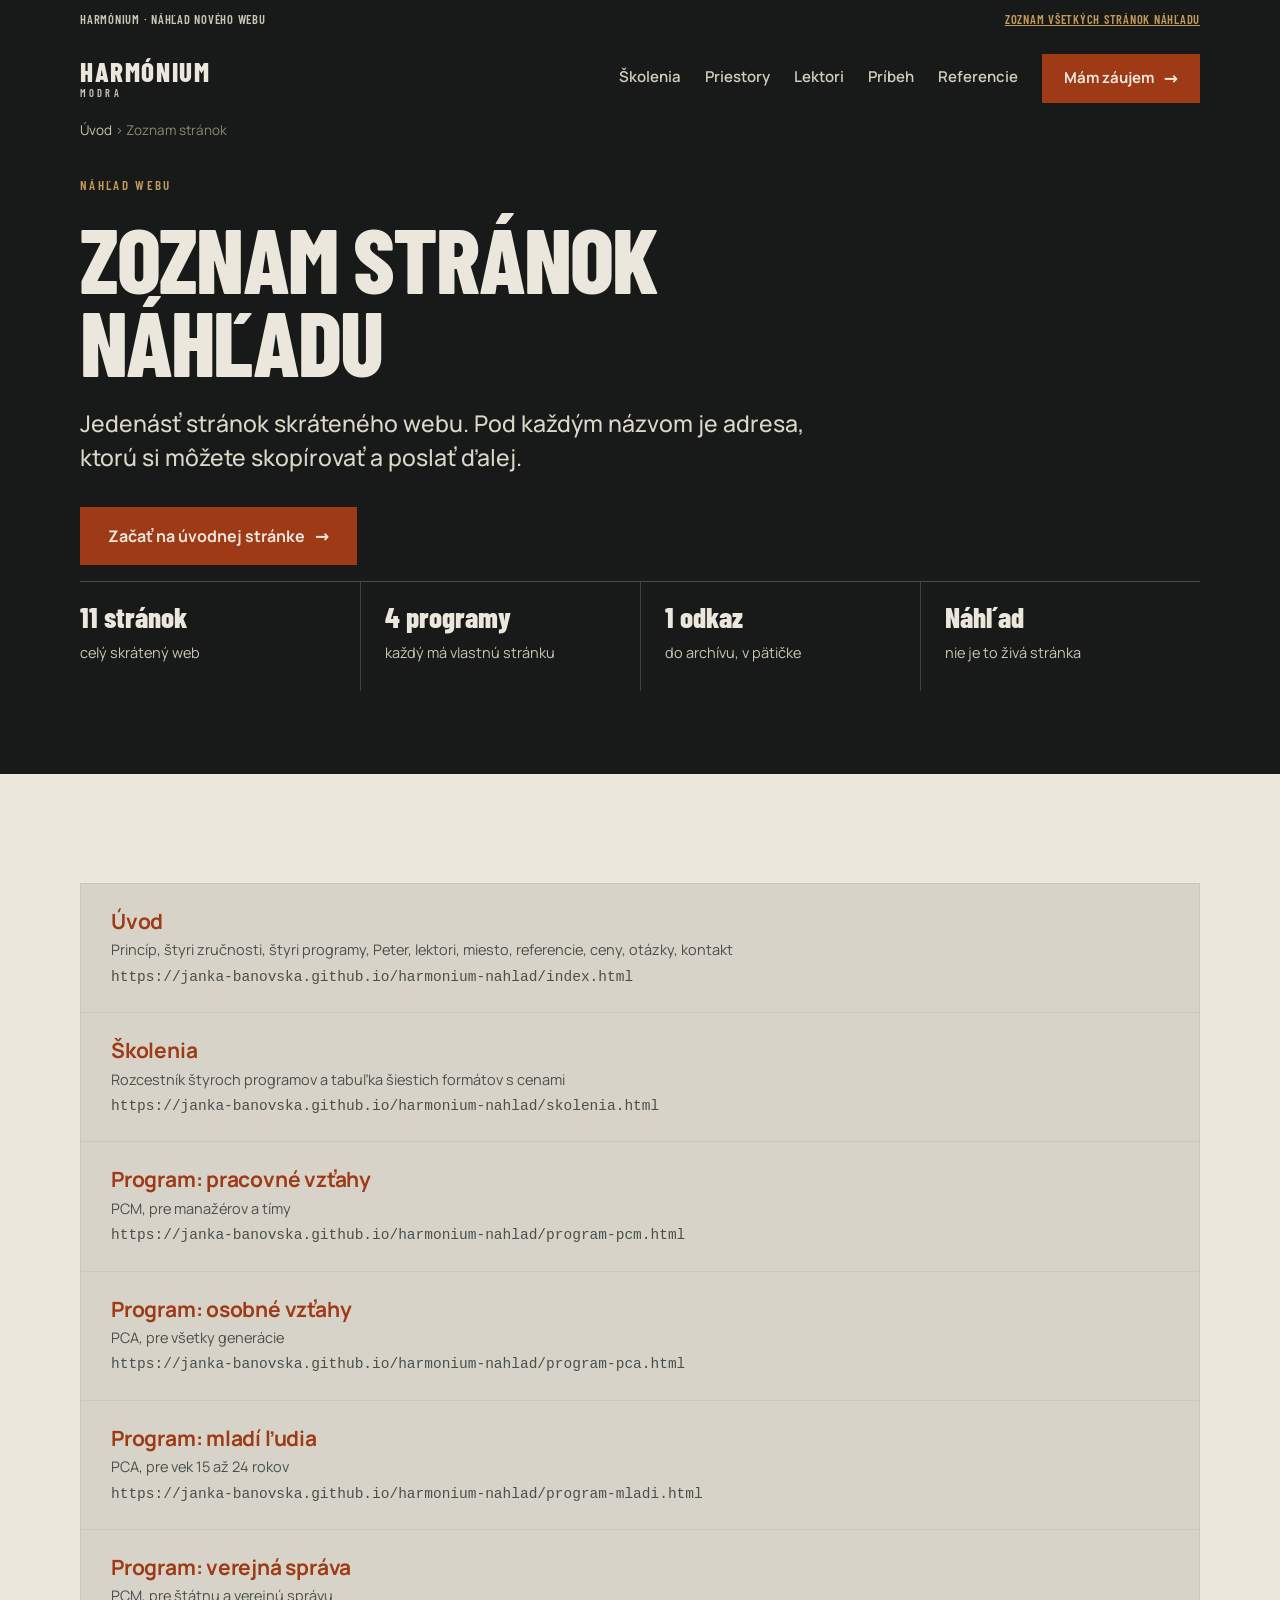
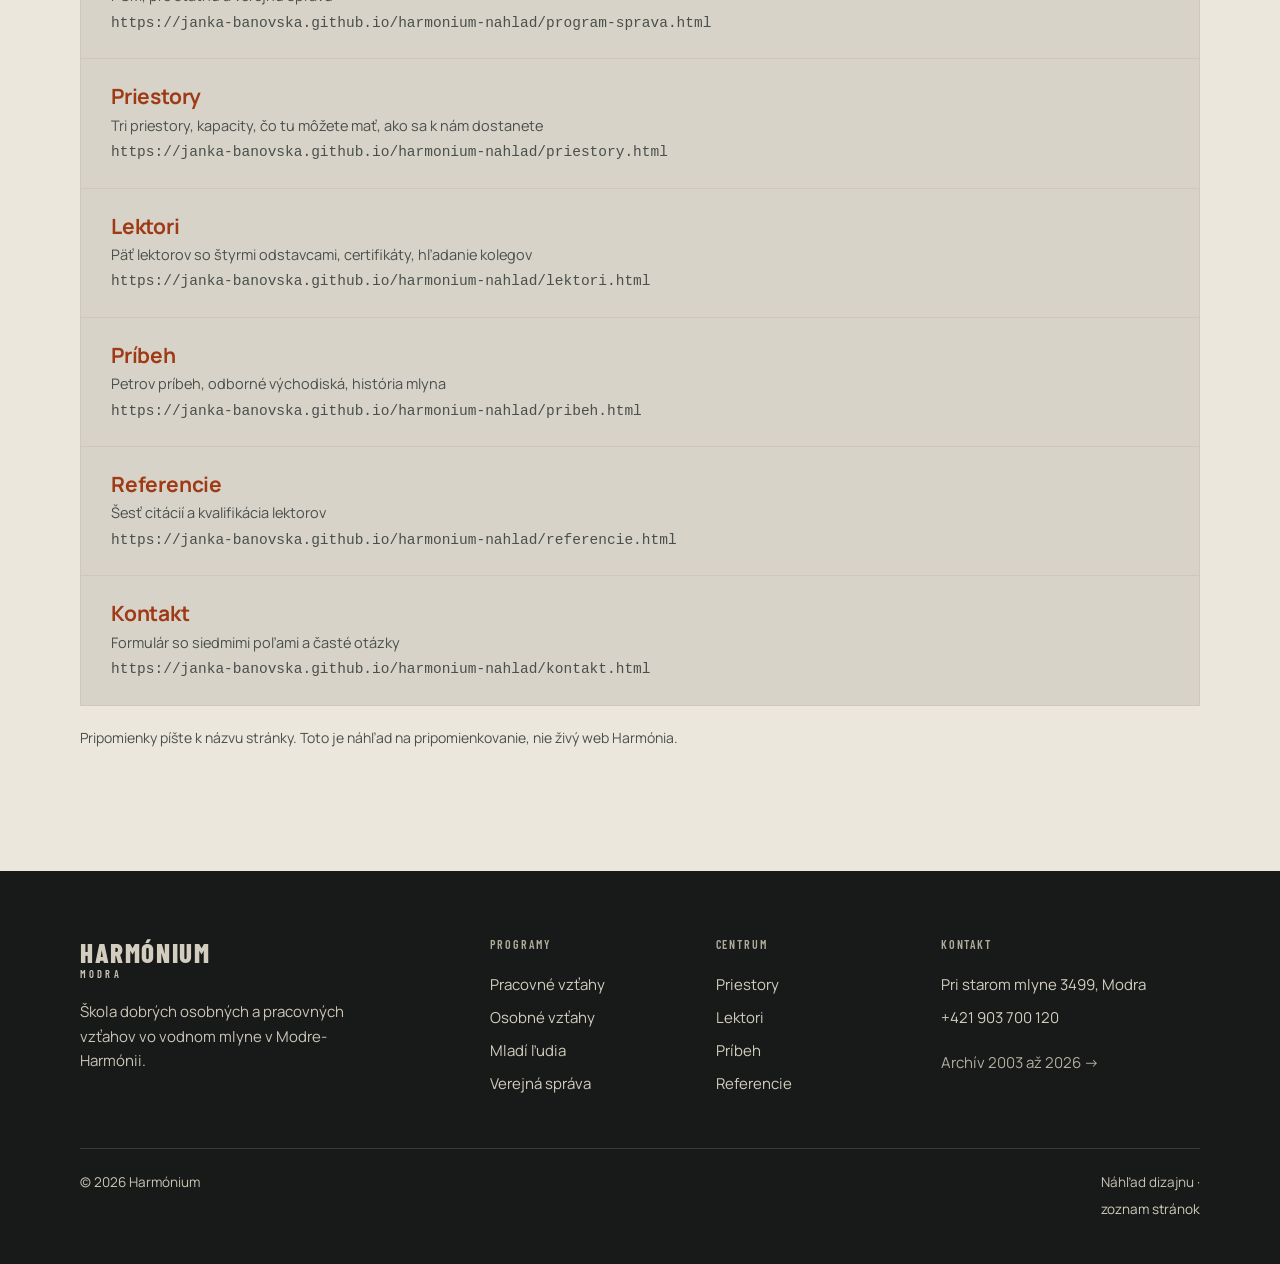
<file: mapa.html>
<!doctype html>
<html lang="sk">
<head>
<meta charset="utf-8">
<meta name="robots" content="noindex, nofollow">
<meta name="viewport" content="width=device-width, initial-scale=1">
<title>Zoznam stránok — Harmónium</title>
<link rel="preconnect" href="https://fonts.googleapis.com">
<link rel="preconnect" href="https://fonts.gstatic.com" crossorigin>
<link rel="stylesheet" href="https://fonts.googleapis.com/css2?family=Barlow+Condensed:wght@600;700;800&family=Manrope:wght@400;500;600;700&display=swap">
<link rel="stylesheet" href="styl.css">
</head>
<body>

<div class="preview-bar"><div class="wrap">
  <span>Harmónium &middot; náhľad nového webu</span>
  <span><a href="mapa.html">Zoznam všetkých stránok náhľadu</a></span>
</div></div>

<header class="nav"><div class="wrap">
  <a class="mark" href="index.html">Harmónium<small>Modra</small></a>
  <nav class="nav-links">
    <a href="skolenia.html">Školenia</a>
    <a href="priestory.html">Priestory</a>
    <a href="lektori.html">Lektori</a>
    <a href="pribeh.html">Príbeh</a>
    <a href="referencie.html">Referencie</a>
  </nav>
  <a class="btn" href="kontakt.html">Mám záujem <span class="ar">&rarr;</span></a>
</div></header>

<div class="crumb"><div class="wrap"><a href="index.html">Úvod</a> &rsaquo; Zoznam stránok</div></div>

<main>
<section class="top"><div class="wrap">
  <p class="tag">Náhľad webu</p>
  <h1 class="display">Zoznam stránok<br>náhľadu</h1>
  <p class="lead">Jedenásť stránok skráteného webu. Pod každým názvom je adresa, ktorú si môžete skopírovať a poslať ďalej.</p>
  <a class="btn" href="index.html">Začať na úvodnej stránke <span class="ar">&rarr;</span></a>
  <div class="meta-row"><div><b>11 stránok</b><span>celý skrátený web</span></div><div><b>4 programy</b><span>každý má vlastnú stránku</span></div><div><b>1 odkaz</b><span>do archívu, v pätičke</span></div><div><b>Náhľad</b><span>nie je to živá stránka</span></div></div>
</div></section>

<section class="band b-piesok-svetly"><div class="wrap">
  <div class="price-wrap"><div class="price-row" style="grid-template-columns:1fr"><div><p class="h3" style="margin-bottom:4px"><a href="index.html" style="color:var(--vinova); text-decoration:none">Úvod</a></p><p class="small quiet" style="margin:0 0 4px">Princíp, štyri zručnosti, štyri programy, Peter, lektori, miesto, referencie, ceny, otázky, kontakt</p><p class="small" style="margin:0; color:var(--text-3); font-family:monospace; word-break:break-all">https://janka-banovska.github.io/harmonium-nahlad/index.html</p></div></div><div class="price-row" style="grid-template-columns:1fr"><div><p class="h3" style="margin-bottom:4px"><a href="skolenia.html" style="color:var(--vinova); text-decoration:none">Školenia</a></p><p class="small quiet" style="margin:0 0 4px">Rozcestník štyroch programov a tabuľka šiestich formátov s cenami</p><p class="small" style="margin:0; color:var(--text-3); font-family:monospace; word-break:break-all">https://janka-banovska.github.io/harmonium-nahlad/skolenia.html</p></div></div><div class="price-row" style="grid-template-columns:1fr"><div><p class="h3" style="margin-bottom:4px"><a href="program-pcm.html" style="color:var(--vinova); text-decoration:none">Program: pracovné vzťahy</a></p><p class="small quiet" style="margin:0 0 4px">PCM, pre manažérov a tímy</p><p class="small" style="margin:0; color:var(--text-3); font-family:monospace; word-break:break-all">https://janka-banovska.github.io/harmonium-nahlad/program-pcm.html</p></div></div><div class="price-row" style="grid-template-columns:1fr"><div><p class="h3" style="margin-bottom:4px"><a href="program-pca.html" style="color:var(--vinova); text-decoration:none">Program: osobné vzťahy</a></p><p class="small quiet" style="margin:0 0 4px">PCA, pre všetky generácie</p><p class="small" style="margin:0; color:var(--text-3); font-family:monospace; word-break:break-all">https://janka-banovska.github.io/harmonium-nahlad/program-pca.html</p></div></div><div class="price-row" style="grid-template-columns:1fr"><div><p class="h3" style="margin-bottom:4px"><a href="program-mladi.html" style="color:var(--vinova); text-decoration:none">Program: mladí ľudia</a></p><p class="small quiet" style="margin:0 0 4px">PCA, pre vek 15 až 24 rokov</p><p class="small" style="margin:0; color:var(--text-3); font-family:monospace; word-break:break-all">https://janka-banovska.github.io/harmonium-nahlad/program-mladi.html</p></div></div><div class="price-row" style="grid-template-columns:1fr"><div><p class="h3" style="margin-bottom:4px"><a href="program-sprava.html" style="color:var(--vinova); text-decoration:none">Program: verejná správa</a></p><p class="small quiet" style="margin:0 0 4px">PCM, pre štátnu a verejnú správu</p><p class="small" style="margin:0; color:var(--text-3); font-family:monospace; word-break:break-all">https://janka-banovska.github.io/harmonium-nahlad/program-sprava.html</p></div></div><div class="price-row" style="grid-template-columns:1fr"><div><p class="h3" style="margin-bottom:4px"><a href="priestory.html" style="color:var(--vinova); text-decoration:none">Priestory</a></p><p class="small quiet" style="margin:0 0 4px">Tri priestory, kapacity, čo tu môžete mať, ako sa k nám dostanete</p><p class="small" style="margin:0; color:var(--text-3); font-family:monospace; word-break:break-all">https://janka-banovska.github.io/harmonium-nahlad/priestory.html</p></div></div><div class="price-row" style="grid-template-columns:1fr"><div><p class="h3" style="margin-bottom:4px"><a href="lektori.html" style="color:var(--vinova); text-decoration:none">Lektori</a></p><p class="small quiet" style="margin:0 0 4px">Päť lektorov so štyrmi odstavcami, certifikáty, hľadanie kolegov</p><p class="small" style="margin:0; color:var(--text-3); font-family:monospace; word-break:break-all">https://janka-banovska.github.io/harmonium-nahlad/lektori.html</p></div></div><div class="price-row" style="grid-template-columns:1fr"><div><p class="h3" style="margin-bottom:4px"><a href="pribeh.html" style="color:var(--vinova); text-decoration:none">Príbeh</a></p><p class="small quiet" style="margin:0 0 4px">Petrov príbeh, odborné východiská, história mlyna</p><p class="small" style="margin:0; color:var(--text-3); font-family:monospace; word-break:break-all">https://janka-banovska.github.io/harmonium-nahlad/pribeh.html</p></div></div><div class="price-row" style="grid-template-columns:1fr"><div><p class="h3" style="margin-bottom:4px"><a href="referencie.html" style="color:var(--vinova); text-decoration:none">Referencie</a></p><p class="small quiet" style="margin:0 0 4px">Šesť citácií a kvalifikácia lektorov</p><p class="small" style="margin:0; color:var(--text-3); font-family:monospace; word-break:break-all">https://janka-banovska.github.io/harmonium-nahlad/referencie.html</p></div></div><div class="price-row" style="grid-template-columns:1fr"><div><p class="h3" style="margin-bottom:4px"><a href="kontakt.html" style="color:var(--vinova); text-decoration:none">Kontakt</a></p><p class="small quiet" style="margin:0 0 4px">Formulár so siedmimi poľami a časté otázky</p><p class="small" style="margin:0; color:var(--text-3); font-family:monospace; word-break:break-all">https://janka-banovska.github.io/harmonium-nahlad/kontakt.html</p></div></div></div>
  <p class="price-note">Pripomienky píšte k názvu stránky. Toto je náhľad na pripomienkovanie, nie živý web Harmónia.</p>
</div></section>
</main>

<footer class="foot"><div class="wrap">
  <div class="foot-grid">
    <div>
      <a class="mark" href="index.html">Harmónium<small>Modra</small></a>
      <p style="margin-top:16px; max-width:32ch">Škola dobrých osobných a pracovných vzťahov vo vodnom mlyne v Modre-Harmónii.</p>
    </div>
    <div>
      <h4>Programy</h4>
      <a href="program-pcm.html">Pracovné vzťahy</a>
      <a href="program-pca.html">Osobné vzťahy</a>
      <a href="program-mladi.html">Mladí ľudia</a>
      <a href="program-sprava.html">Verejná správa</a>
    </div>
    <div>
      <h4>Centrum</h4>
      <a href="priestory.html">Priestory</a>
      <a href="lektori.html">Lektori</a>
      <a href="pribeh.html">Príbeh</a>
      <a href="referencie.html">Referencie</a>
    </div>
    <div>
      <h4>Kontakt</h4>
      <a href="kontakt.html">Pri starom mlyne 3499, Modra</a>
      <a href="tel:+421903700120">+421 903 700 120</a>
      <a href="https://centrumharmonium.sk/archiv" style="margin-top:12px; color:#b3ada0">Archív 2003 až 2026 &rarr;</a>
    </div>
  </div>
  <div class="foot-bottom">
    <span>&copy; 2026 Harmónium</span>
    <span>Náhľad dizajnu &middot; <a href="mapa.html">zoznam stránok</a></span>
  </div>
</div></footer>

</body>
</html>
</file>
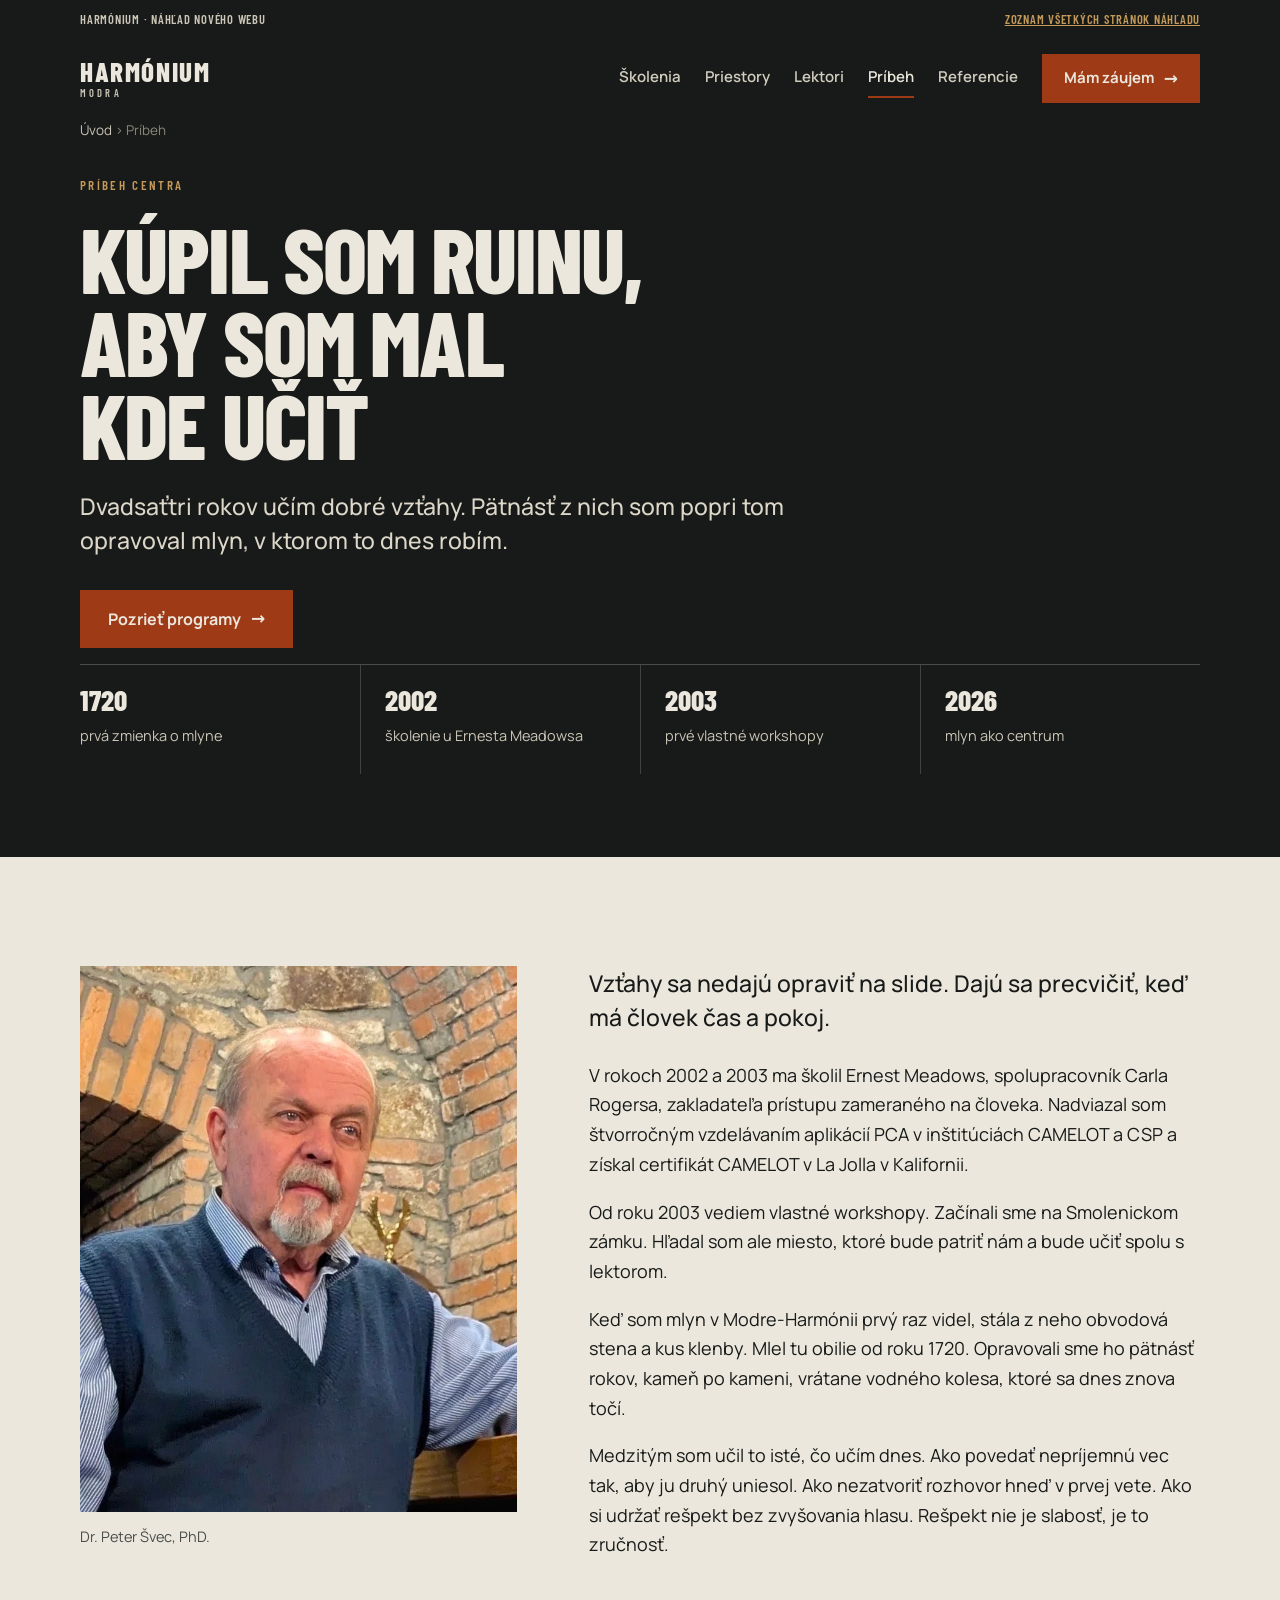
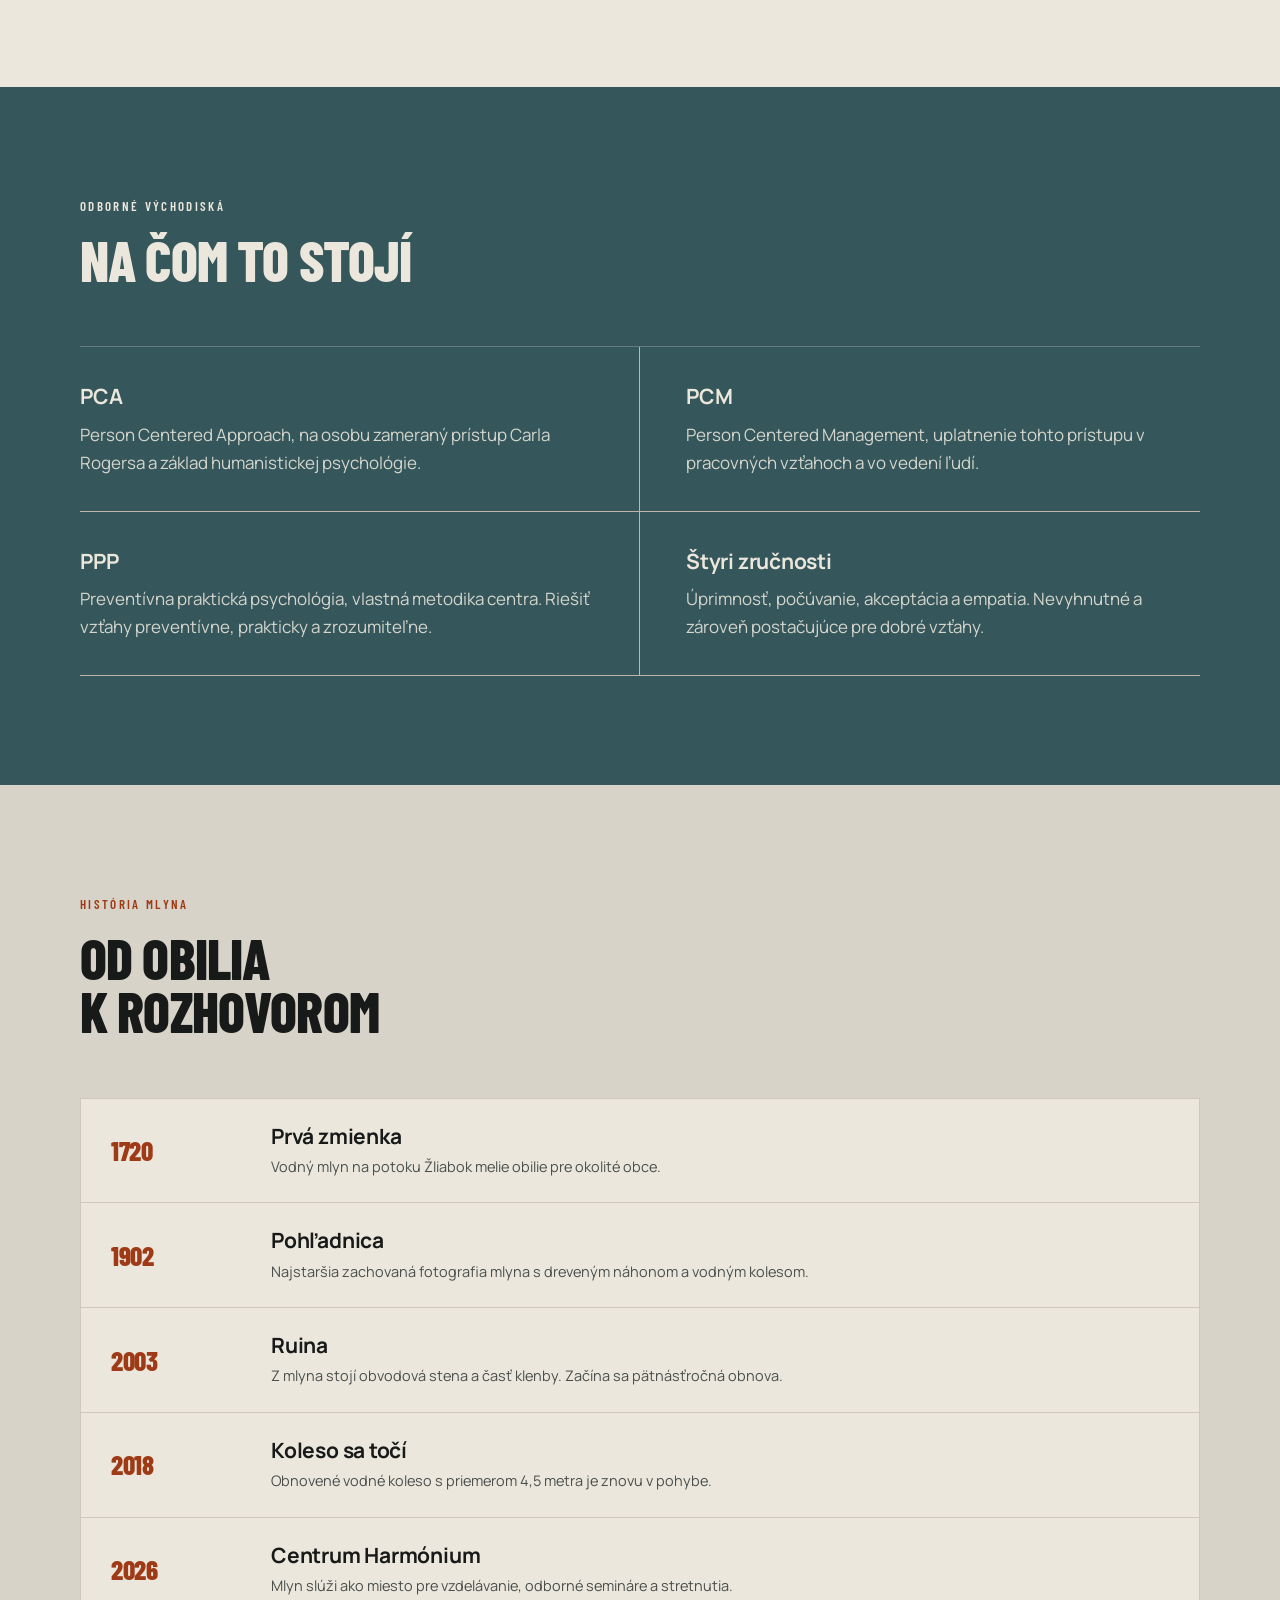
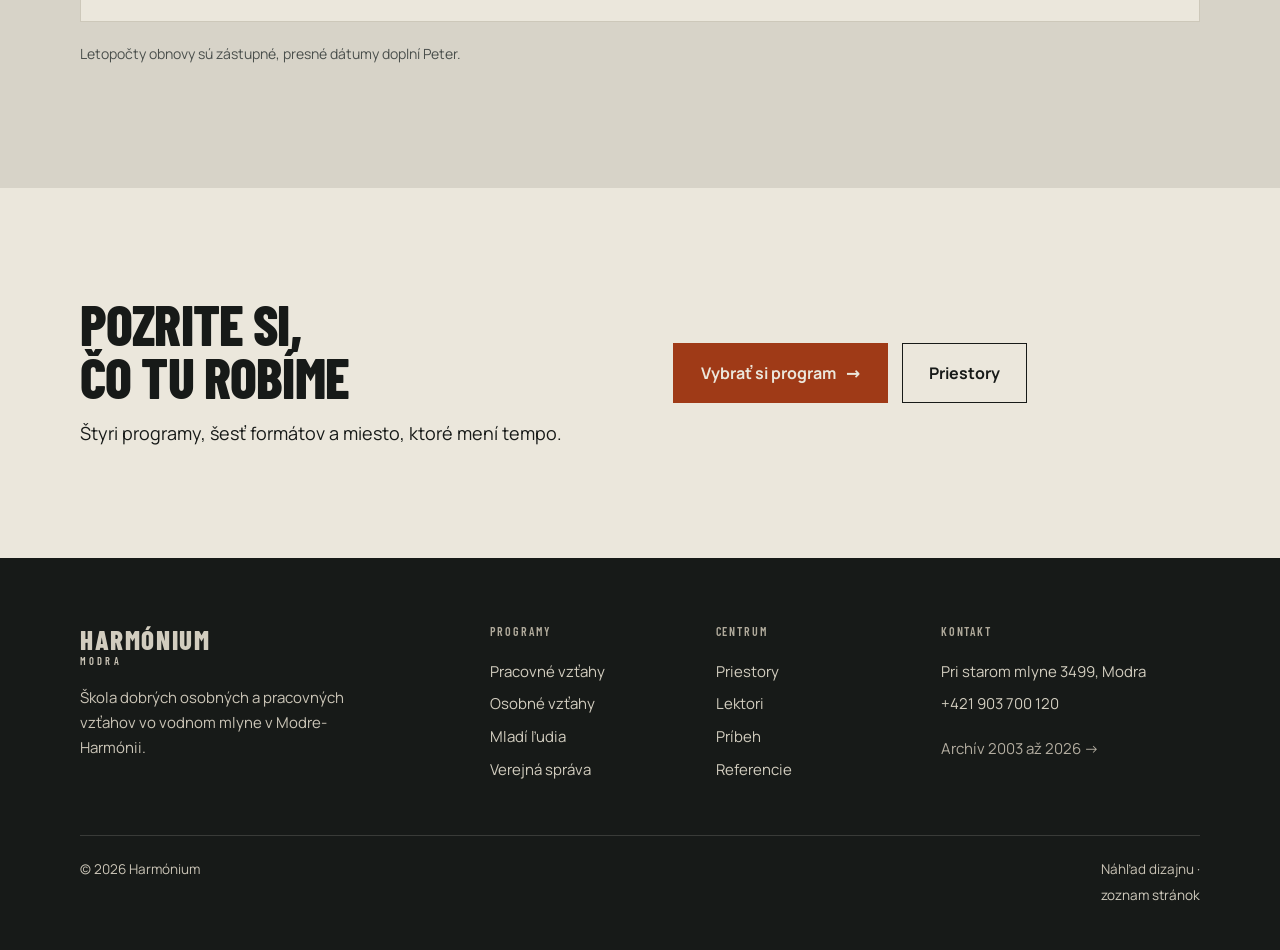
<file: pribeh.html>
<!doctype html>
<html lang="sk">
<head>
<meta charset="utf-8">
<meta name="robots" content="noindex, nofollow">
<meta name="viewport" content="width=device-width, initial-scale=1">
<title>Príbeh — Harmónium</title>
<link rel="preconnect" href="https://fonts.googleapis.com">
<link rel="preconnect" href="https://fonts.gstatic.com" crossorigin>
<link rel="stylesheet" href="https://fonts.googleapis.com/css2?family=Barlow+Condensed:wght@600;700;800&family=Manrope:wght@400;500;600;700&display=swap">
<link rel="stylesheet" href="styl.css">
</head>
<body>

<div class="preview-bar"><div class="wrap">
  <span>Harmónium &middot; náhľad nového webu</span>
  <span><a href="mapa.html">Zoznam všetkých stránok náhľadu</a></span>
</div></div>

<header class="nav"><div class="wrap">
  <a class="mark" href="index.html">Harmónium<small>Modra</small></a>
  <nav class="nav-links">
    <a href="skolenia.html">Školenia</a>
    <a href="priestory.html">Priestory</a>
    <a href="lektori.html">Lektori</a>
    <a href="pribeh.html" class="on">Príbeh</a>
    <a href="referencie.html">Referencie</a>
  </nav>
  <a class="btn" href="kontakt.html">Mám záujem <span class="ar">&rarr;</span></a>
</div></header>

<div class="crumb"><div class="wrap"><a href="index.html">Úvod</a> &rsaquo; Príbeh</div></div>

<main>
<section class="top"><div class="wrap">
  <p class="tag">Príbeh centra</p>
  <h1 class="display">Kúpil som ruinu,<br>aby som mal<br>kde učiť</h1>
  <p class="lead">Dvadsaťtri rokov učím dobré vzťahy. Pätnásť z nich som popri tom opravoval mlyn, v ktorom to dnes robím.</p>
  <a class="btn" href="skolenia.html">Pozrieť programy <span class="ar">&rarr;</span></a>
  <div class="meta-row"><div><b>1720</b><span>prvá zmienka o mlyne</span></div><div><b>2002</b><span>školenie u Ernesta Meadowsa</span></div><div><b>2003</b><span>prvé vlastné workshopy</span></div><div><b>2026</b><span>mlyn ako centrum</span></div></div>
</div></section>

<section class="band b-piesok-svetly"><div class="wrap">
  <div class="split">
    <div>
      <div style="aspect-ratio:4/5; background-image:url(foto/peter.webp); background-size:cover; background-position:center 20%"></div>
      <p class="small quiet" style="margin-top:14px">Dr. Peter Švec, PhD.</p>
    </div>
    <div class="measure">
      <p class="lead" style="margin-bottom:26px">Vzťahy sa nedajú opraviť na slide. Dajú sa precvičiť, keď má človek čas a pokoj.</p>
      <p>V rokoch 2002 a 2003 ma školil Ernest Meadows, spolupracovník Carla Rogersa, zakladateľa prístupu zameraného na človeka. Nadviazal som štvorročným vzdelávaním aplikácií PCA v inštitúciách CAMELOT a CSP a získal certifikát CAMELOT v La Jolla v Kalifornii.</p>
      <p>Od roku 2003 vediem vlastné workshopy. Začínali sme na Smolenickom zámku. Hľadal som ale miesto, ktoré bude patriť nám a bude učiť spolu s lektorom.</p>
      <p>Keď som mlyn v Modre-Harmónii prvý raz videl, stála z neho obvodová stena a kus klenby. Mlel tu obilie od roku 1720. Opravovali sme ho pätnásť rokov, kameň po kameni, vrátane vodného kolesa, ktoré sa dnes znova točí.</p>
      <p>Medzitým som učil to isté, čo učím dnes. Ako povedať nepríjemnú vec tak, aby ju druhý uniesol. Ako nezatvoriť rozhovor hneď v prvej vete. Ako si udržať rešpekt bez zvyšovania hlasu. Rešpekt nie je slabosť, je to zručnosť.</p>
    </div>
  </div>
</div></section>

<section class="band b-voda on-dark"><div class="wrap">
  <div class="sec-head"><p class="tag">Odborné východiská</p><h2 class="h2">Na čom to stojí</h2></div>
  <div class="skills" style="border-color:rgba(235,231,220,.26)">
    <div class="skill"><h3 class="h3">PCA</h3><p style="color:rgba(235,231,220,.88)">Person Centered Approach, na osobu zameraný prístup Carla Rogersa a základ humanistickej psychológie.</p></div>
    <div class="skill"><h3 class="h3">PCM</h3><p style="color:rgba(235,231,220,.88)">Person Centered Management, uplatnenie tohto prístupu v pracovných vzťahoch a vo vedení ľudí.</p></div>
    <div class="skill"><h3 class="h3">PPP</h3><p style="color:rgba(235,231,220,.88)">Preventívna praktická psychológia, vlastná metodika centra. Riešiť vzťahy preventívne, prakticky a zrozumiteľne.</p></div>
    <div class="skill"><h3 class="h3">Štyri zručnosti</h3><p style="color:rgba(235,231,220,.88)">Úprimnosť, počúvanie, akceptácia a empatia. Nevyhnutné a zároveň postačujúce pre dobré vzťahy.</p></div>
  </div>
</div></section>

<section class="band b-piesok"><div class="wrap">
  <div class="sec-head"><p class="tag">História mlyna</p><h2 class="h2">Od obilia<br>k rozhovorom</h2></div>
  <div class="price-wrap">
    <div class="price-row" style="grid-template-columns:140px 1fr"><div class="cost" style="color:var(--vinova)">1720</div><div><p class="h3" style="margin-bottom:6px">Prvá zmienka</p><p class="small quiet" style="margin:0">Vodný mlyn na potoku Žliabok melie obilie pre okolité obce.</p></div></div>
    <div class="price-row" style="grid-template-columns:140px 1fr"><div class="cost" style="color:var(--vinova)">1902</div><div><p class="h3" style="margin-bottom:6px">Pohľadnica</p><p class="small quiet" style="margin:0">Najstaršia zachovaná fotografia mlyna s dreveným náhonom a vodným kolesom.</p></div></div>
    <div class="price-row" style="grid-template-columns:140px 1fr"><div class="cost" style="color:var(--vinova)">2003</div><div><p class="h3" style="margin-bottom:6px">Ruina</p><p class="small quiet" style="margin:0">Z mlyna stojí obvodová stena a časť klenby. Začína sa pätnásťročná obnova.</p></div></div>
    <div class="price-row" style="grid-template-columns:140px 1fr"><div class="cost" style="color:var(--vinova)">2018</div><div><p class="h3" style="margin-bottom:6px">Koleso sa točí</p><p class="small quiet" style="margin:0">Obnovené vodné koleso s priemerom 4,5 metra je znovu v pohybe.</p></div></div>
    <div class="price-row" style="grid-template-columns:140px 1fr"><div class="cost" style="color:var(--vinova)">2026</div><div><p class="h3" style="margin-bottom:6px">Centrum Harmónium</p><p class="small quiet" style="margin:0">Mlyn slúži ako miesto pre vzdelávanie, odborné semináre a stretnutia.</p></div></div>
  </div>
  <p class="price-note">Letopočty obnovy sú zástupné, presné dátumy doplní Peter.</p>
</div></section>

<section class="band b-piesok-svetly"><div class="wrap">
  <div class="two-col" style="align-items:center">
    <div><h2 class="h2" style="margin-bottom:16px">Pozrite si,<br>čo tu robíme</h2>
    <p class="measure" style="margin-bottom:0">Štyri programy, šesť formátov a miesto, ktoré mení tempo.</p></div>
    <div style="display:flex; gap:14px; flex-wrap:wrap">
      <a class="btn" href="skolenia.html">Vybrať si program <span class="ar">&rarr;</span></a>
      <a class="btn-ghost" href="priestory.html">Priestory</a>
    </div>
  </div>
</div></section>
</main>

<footer class="foot"><div class="wrap">
  <div class="foot-grid">
    <div>
      <a class="mark" href="index.html">Harmónium<small>Modra</small></a>
      <p style="margin-top:16px; max-width:32ch">Škola dobrých osobných a pracovných vzťahov vo vodnom mlyne v Modre-Harmónii.</p>
    </div>
    <div>
      <h4>Programy</h4>
      <a href="program-pcm.html">Pracovné vzťahy</a>
      <a href="program-pca.html">Osobné vzťahy</a>
      <a href="program-mladi.html">Mladí ľudia</a>
      <a href="program-sprava.html">Verejná správa</a>
    </div>
    <div>
      <h4>Centrum</h4>
      <a href="priestory.html">Priestory</a>
      <a href="lektori.html">Lektori</a>
      <a href="pribeh.html">Príbeh</a>
      <a href="referencie.html">Referencie</a>
    </div>
    <div>
      <h4>Kontakt</h4>
      <a href="kontakt.html">Pri starom mlyne 3499, Modra</a>
      <a href="tel:+421903700120">+421 903 700 120</a>
      <a href="https://centrumharmonium.sk/archiv" style="margin-top:12px; color:#b3ada0">Archív 2003 až 2026 &rarr;</a>
    </div>
  </div>
  <div class="foot-bottom">
    <span>&copy; 2026 Harmónium</span>
    <span>Náhľad dizajnu &middot; <a href="mapa.html">zoznam stránok</a></span>
  </div>
</div></footer>

</body>
</html>
</file>
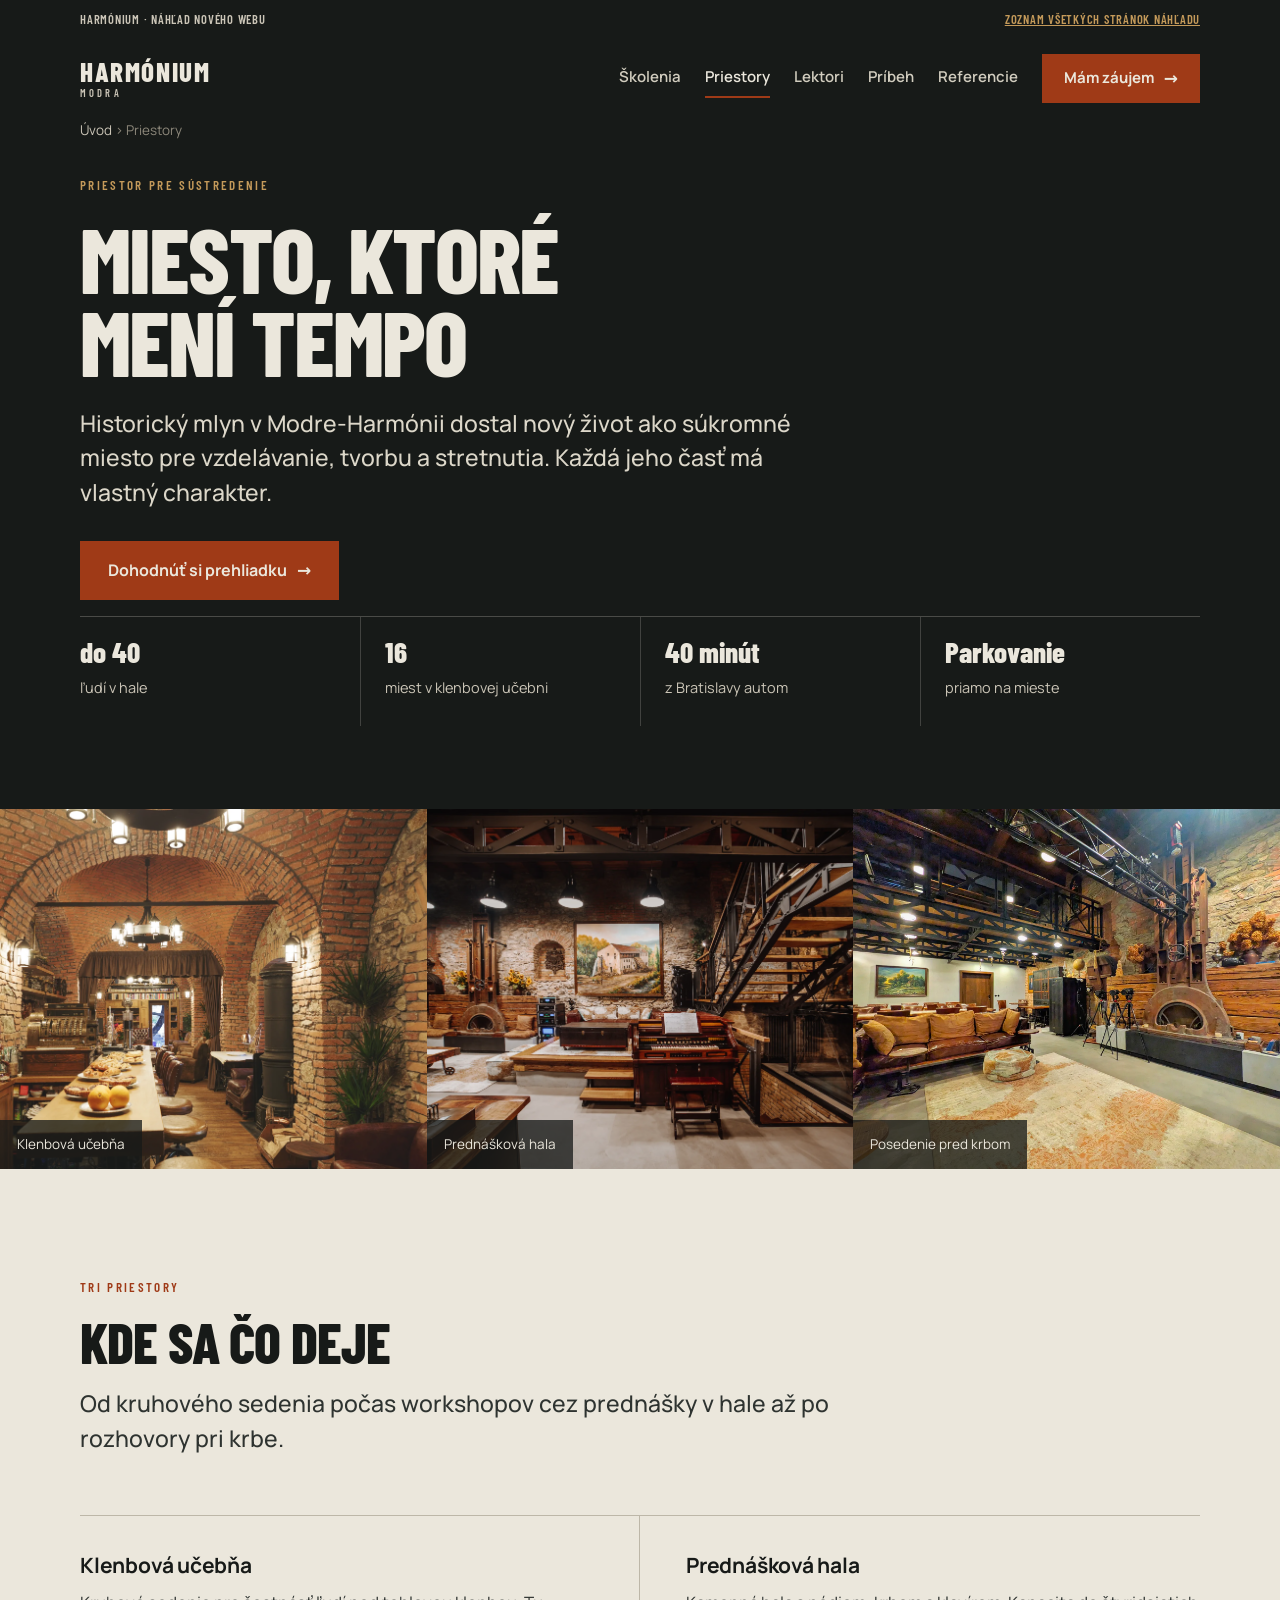
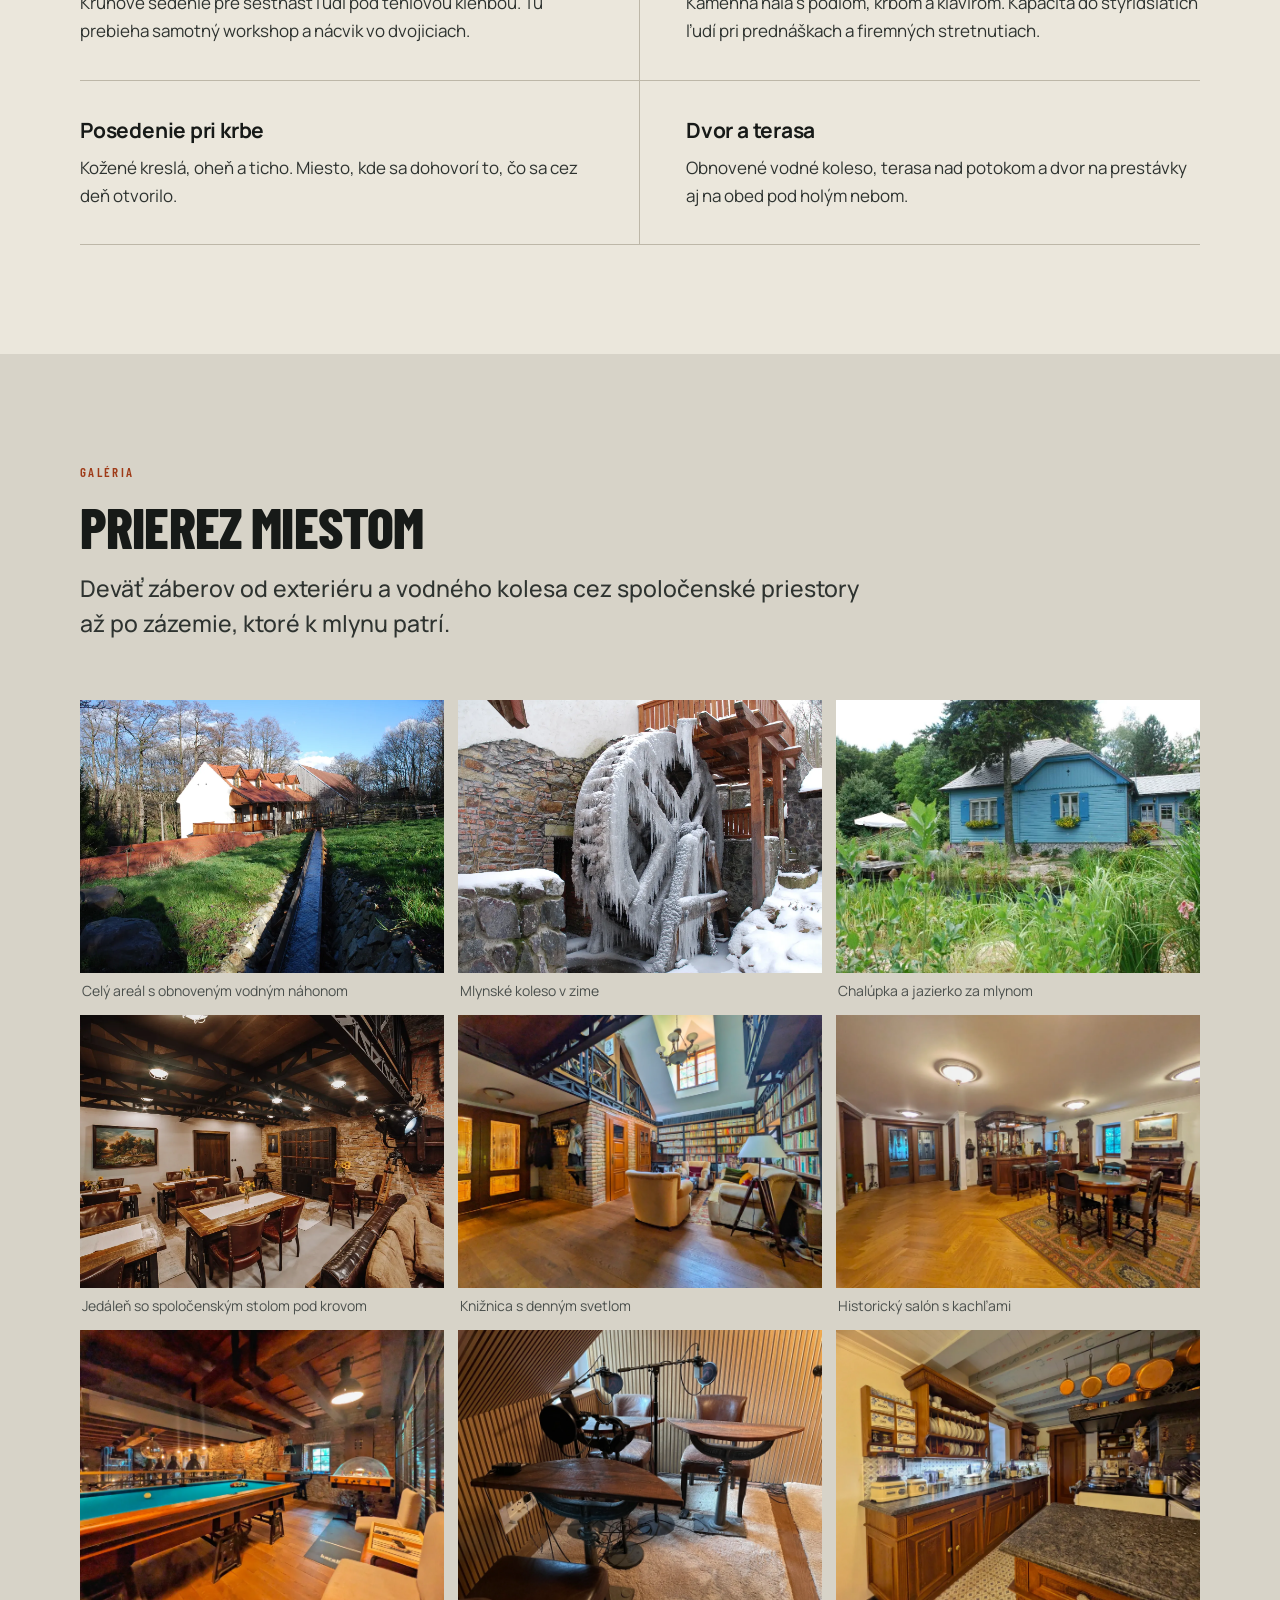
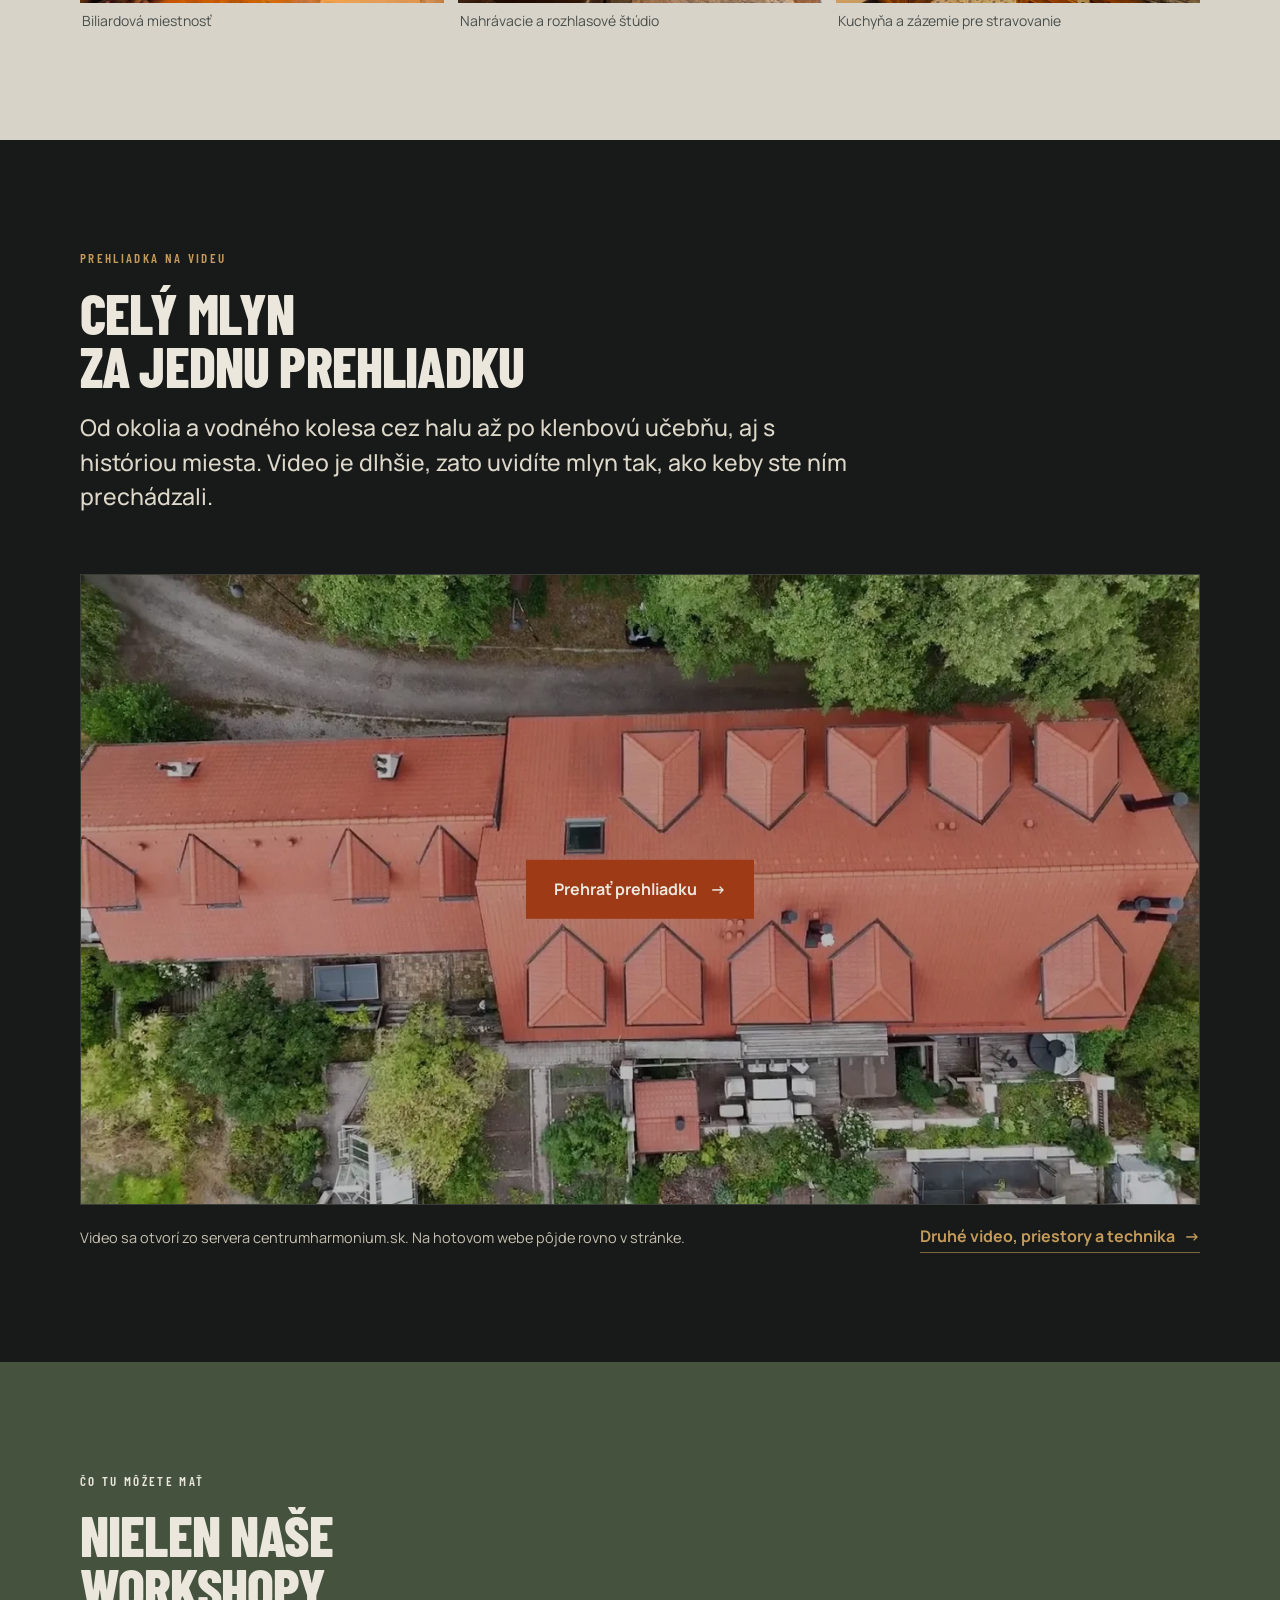
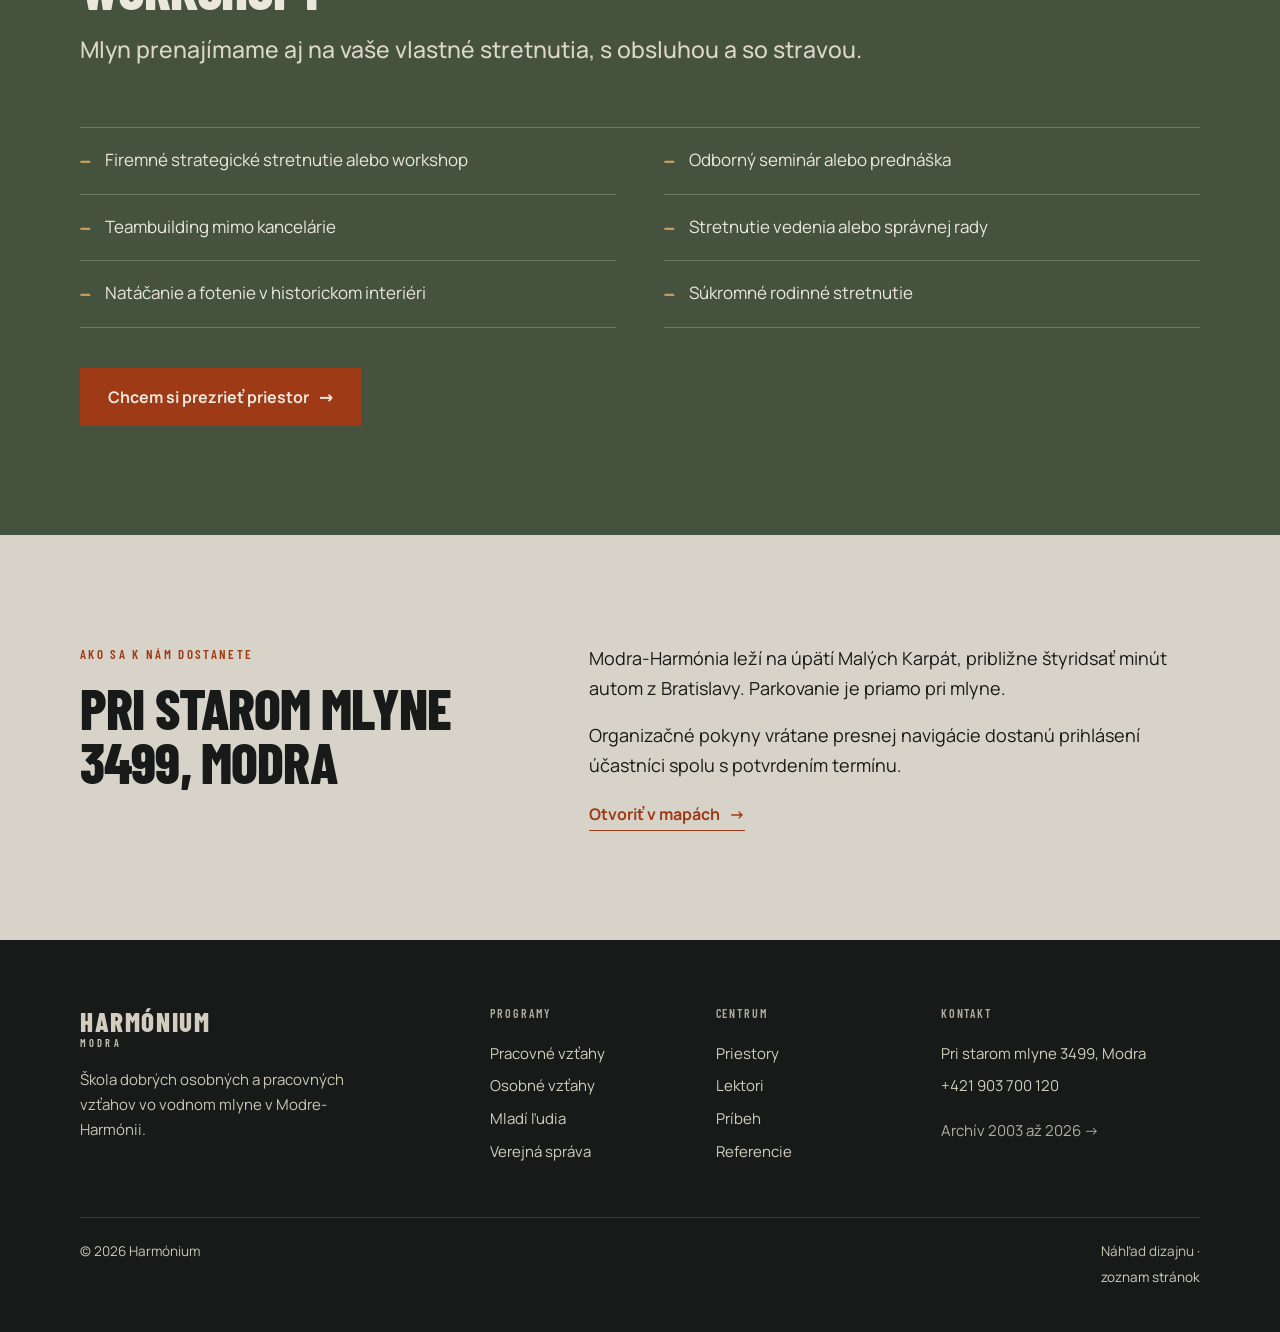
<file: priestory.html>
<!doctype html>
<html lang="sk">
<head>
<meta charset="utf-8">
<meta name="robots" content="noindex, nofollow">
<meta name="viewport" content="width=device-width, initial-scale=1">
<title>Priestory — Harmónium</title>
<link rel="preconnect" href="https://fonts.googleapis.com">
<link rel="preconnect" href="https://fonts.gstatic.com" crossorigin>
<link rel="stylesheet" href="https://fonts.googleapis.com/css2?family=Barlow+Condensed:wght@600;700;800&family=Manrope:wght@400;500;600;700&display=swap">
<link rel="stylesheet" href="styl.css">
</head>
<body>

<div class="preview-bar"><div class="wrap">
  <span>Harmónium &middot; náhľad nového webu</span>
  <span><a href="mapa.html">Zoznam všetkých stránok náhľadu</a></span>
</div></div>

<header class="nav"><div class="wrap">
  <a class="mark" href="index.html">Harmónium<small>Modra</small></a>
  <nav class="nav-links">
    <a href="skolenia.html">Školenia</a>
    <a href="priestory.html" class="on">Priestory</a>
    <a href="lektori.html">Lektori</a>
    <a href="pribeh.html">Príbeh</a>
    <a href="referencie.html">Referencie</a>
  </nav>
  <a class="btn" href="kontakt.html">Mám záujem <span class="ar">&rarr;</span></a>
</div></header>

<div class="crumb"><div class="wrap"><a href="index.html">Úvod</a> &rsaquo; Priestory</div></div>

<main>
<section class="top"><div class="wrap">
  <p class="tag">Priestor pre sústredenie</p>
  <h1 class="display">Miesto, ktoré<br>mení tempo</h1>
  <p class="lead">Historický mlyn v Modre-Harmónii dostal nový život ako súkromné miesto pre vzdelávanie, tvorbu a stretnutia. Každá jeho časť má vlastný charakter.</p>
  <a class="btn" href="kontakt.html">Dohodnúť si prehliadku <span class="ar">&rarr;</span></a>
  <div class="meta-row"><div><b>do 40</b><span>ľudí v hale</span></div><div><b>16</b><span>miest v klenbovej učebni</span></div><div><b>40 minút</b><span>z Bratislavy autom</span></div><div><b>Parkovanie</b><span>priamo na mieste</span></div></div>
</div></section>

<div class="strip">
  <div class="rel"><div class="strip-img" style="min-height:360px; background-image:url(foto/klenbova-ucebna.webp)"></div><span class="strip-cap">Klenbová učebňa</span></div>
  <div class="rel"><div class="strip-img" style="min-height:360px; background-image:url(foto/hala.webp)"></div><span class="strip-cap">Prednášková hala</span></div>
  <div class="rel"><div class="strip-img" style="min-height:360px; background-image:url(foto/krb.webp)"></div><span class="strip-cap">Posedenie pred krbom</span></div>
</div>

<section class="band b-piesok-svetly"><div class="wrap">
  <div class="sec-head"><p class="tag">Tri priestory</p><h2 class="h2">Kde sa čo deje</h2>
  <p class="lead">Od kruhového sedenia počas workshopov cez prednášky v hale až po rozhovory pri krbe.</p></div>
  <div class="skills">
    <div class="skill"><h3 class="h3">Klenbová učebňa</h3><p>Kruhové sedenie pre šestnásť ľudí pod tehlovou klenbou. Tu prebieha samotný workshop a nácvik vo dvojiciach.</p></div>
    <div class="skill"><h3 class="h3">Prednášková hala</h3><p>Kamenná hala s pódiom, krbom a klavírom. Kapacita do štyridsiatich ľudí pri prednáškach a firemných stretnutiach.</p></div>
    <div class="skill"><h3 class="h3">Posedenie pri krbe</h3><p>Kožené kreslá, oheň a ticho. Miesto, kde sa dohovorí to, čo sa cez deň otvorilo.</p></div>
    <div class="skill"><h3 class="h3">Dvor a terasa</h3><p>Obnovené vodné koleso, terasa nad potokom a dvor na prestávky aj na obed pod holým nebom.</p></div>
  </div>
</div></section>

<section class="band b-piesok"><div class="wrap">
  <div class="sec-head"><p class="tag">Galéria</p><h2 class="h2">Prierez miestom</h2>
  <p class="lead">Deväť záberov od exteriéru a vodného kolesa cez spoločenské priestory až po zázemie, ktoré k mlynu patrí.</p></div>
  <div class="galeria">
    <figure class="gfoto"><img src="foto/p-areal.webp" alt="Celý areál s obnoveným vodným náhonom" loading="lazy"><figcaption>Celý areál s obnoveným vodným náhonom</figcaption></figure>
    <figure class="gfoto"><img src="foto/p-koleso-zima.webp" alt="Mlynské koleso v zime" loading="lazy"><figcaption>Mlynské koleso v zime</figcaption></figure>
    <figure class="gfoto"><img src="foto/p-chalupka.webp" alt="Chalúpka a jazierko za mlynom" loading="lazy"><figcaption>Chalúpka a jazierko za mlynom</figcaption></figure>
    <figure class="gfoto"><img src="foto/p-jedalen.webp" alt="Jedáleň so spoločenským stolom pod krovom" loading="lazy"><figcaption>Jedáleň so spoločenským stolom pod krovom</figcaption></figure>
    <figure class="gfoto"><img src="foto/p-kniznica.webp" alt="Knižnica s denným svetlom" loading="lazy"><figcaption>Knižnica s denným svetlom</figcaption></figure>
    <figure class="gfoto"><img src="foto/p-salon.webp" alt="Historický salón s kachľami" loading="lazy"><figcaption>Historický salón s kachľami</figcaption></figure>
    <figure class="gfoto"><img src="foto/p-biliard.webp" alt="Biliardová miestnosť" loading="lazy"><figcaption>Biliardová miestnosť</figcaption></figure>
    <figure class="gfoto"><img src="foto/p-studio.webp" alt="Nahrávacie a rozhlasové štúdio" loading="lazy"><figcaption>Nahrávacie a rozhlasové štúdio</figcaption></figure>
    <figure class="gfoto"><img src="foto/p-kuchyna.webp" alt="Kuchyňa a zázemie pre stravovanie" loading="lazy"><figcaption>Kuchyňa a zázemie pre stravovanie</figcaption></figure>
  </div>
</div></section>

<section class="band b-mlyn on-dark"><div class="wrap">
  <div class="sec-head"><p class="tag">Prehliadka na videu</p><h2 class="h2">Celý mlyn<br>za jednu prehliadku</h2>
  <p class="lead">Od okolia a vodného kolesa cez halu až po klenbovú učebňu, aj s históriou miesta. Video je dlhšie, zato uvidíte mlyn tak, ako keby ste ním prechádzali.</p></div>
  <div class="video-ramec">
    <a class="video-odkaz" href="https://centrumharmonium.sk/video/doplnene/prehliadka-s-hudbou.mp4" target="_blank" rel="noopener">
      <img src="foto/p-video-poster.webp" alt="Letecký záber na mlyn, úvodná snímka videa o prehliadke centra">
      <span class="video-hrat">Prehrať prehliadku <span class="ar">&rarr;</span></span>
    </a>
  </div>
  <div class="video-pod">
    <span class="quiet">Video sa otvorí zo servera centrumharmonium.sk. Na hotovom webe pôjde rovno v stránke.</span>
    <a class="link link-zlata" href="https://centrumharmonium.sk/video/doplnene/technika-komplet.mp4" target="_blank" rel="noopener">Druhé video, priestory a technika <span class="ar">&rarr;</span></a>
  </div>
</div></section>

<section class="band b-mach on-dark"><div class="wrap">
  <div class="sec-head"><p class="tag">Čo tu môžete mať</p><h2 class="h2">Nielen naše<br>workshopy</h2>
  <p class="lead">Mlyn prenajímame aj na vaše vlastné stretnutia, s obsluhou a so stravou.</p></div>
  <div class="rules">
    <div class="rule-item"><span>&mdash;</span>Firemné strategické stretnutie alebo workshop</div>
    <div class="rule-item"><span>&mdash;</span>Odborný seminár alebo prednáška</div>
    <div class="rule-item"><span>&mdash;</span>Teambuilding mimo kancelárie</div>
    <div class="rule-item"><span>&mdash;</span>Stretnutie vedenia alebo správnej rady</div>
    <div class="rule-item"><span>&mdash;</span>Natáčanie a fotenie v historickom interiéri</div>
    <div class="rule-item"><span>&mdash;</span>Súkromné rodinné stretnutie</div>
  </div>
  <div style="margin-top:40px"><a class="btn" href="kontakt.html">Chcem si prezrieť priestor <span class="ar">&rarr;</span></a></div>
</div></section>

<section class="band b-piesok"><div class="wrap">
  <div class="split">
    <div><p class="tag" style="color:var(--vinova); margin-bottom:16px">Ako sa k nám dostanete</p>
    <h2 class="h2">Pri starom mlyne<br>3499, Modra</h2></div>
    <div class="measure">
      <p>Modra-Harmónia leží na úpätí Malých Karpát, približne štyridsať minút autom z Bratislavy. Parkovanie je priamo pri mlyne.</p>
      <p>Organizačné pokyny vrátane presnej navigácie dostanú prihlásení účastníci spolu s potvrdením termínu.</p>
      <a class="link" href="https://www.google.com/maps/search/?api=1&amp;query=48.34928894%2C17.311025619">Otvoriť v mapách <span class="ar">&rarr;</span></a>
    </div>
  </div>
</div></section>
</main>

<footer class="foot"><div class="wrap">
  <div class="foot-grid">
    <div>
      <a class="mark" href="index.html">Harmónium<small>Modra</small></a>
      <p style="margin-top:16px; max-width:32ch">Škola dobrých osobných a pracovných vzťahov vo vodnom mlyne v Modre-Harmónii.</p>
    </div>
    <div>
      <h4>Programy</h4>
      <a href="program-pcm.html">Pracovné vzťahy</a>
      <a href="program-pca.html">Osobné vzťahy</a>
      <a href="program-mladi.html">Mladí ľudia</a>
      <a href="program-sprava.html">Verejná správa</a>
    </div>
    <div>
      <h4>Centrum</h4>
      <a href="priestory.html">Priestory</a>
      <a href="lektori.html">Lektori</a>
      <a href="pribeh.html">Príbeh</a>
      <a href="referencie.html">Referencie</a>
    </div>
    <div>
      <h4>Kontakt</h4>
      <a href="kontakt.html">Pri starom mlyne 3499, Modra</a>
      <a href="tel:+421903700120">+421 903 700 120</a>
      <a href="https://centrumharmonium.sk/archiv" style="margin-top:12px; color:#b3ada0">Archív 2003 až 2026 &rarr;</a>
    </div>
  </div>
  <div class="foot-bottom">
    <span>&copy; 2026 Harmónium</span>
    <span>Náhľad dizajnu &middot; <a href="mapa.html">zoznam stránok</a></span>
  </div>
</div></footer>

</body>
</html>
</file>
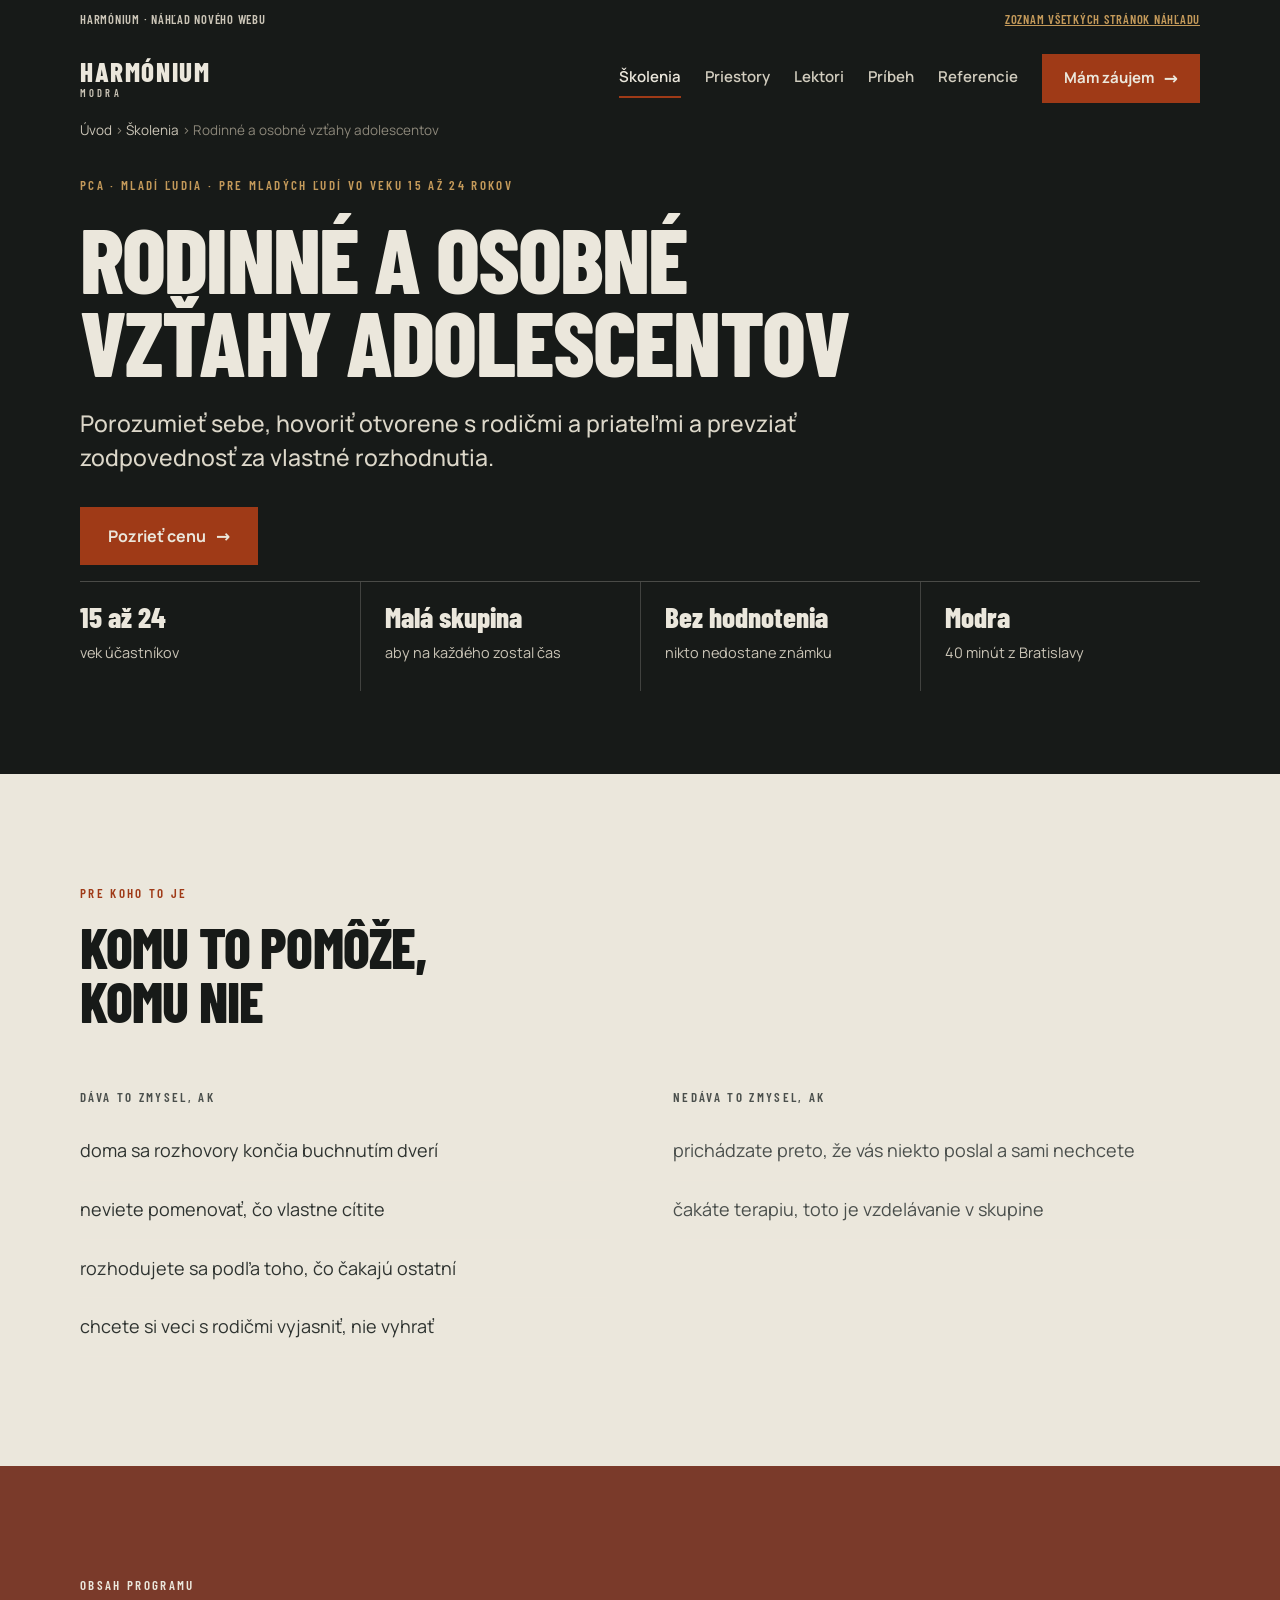
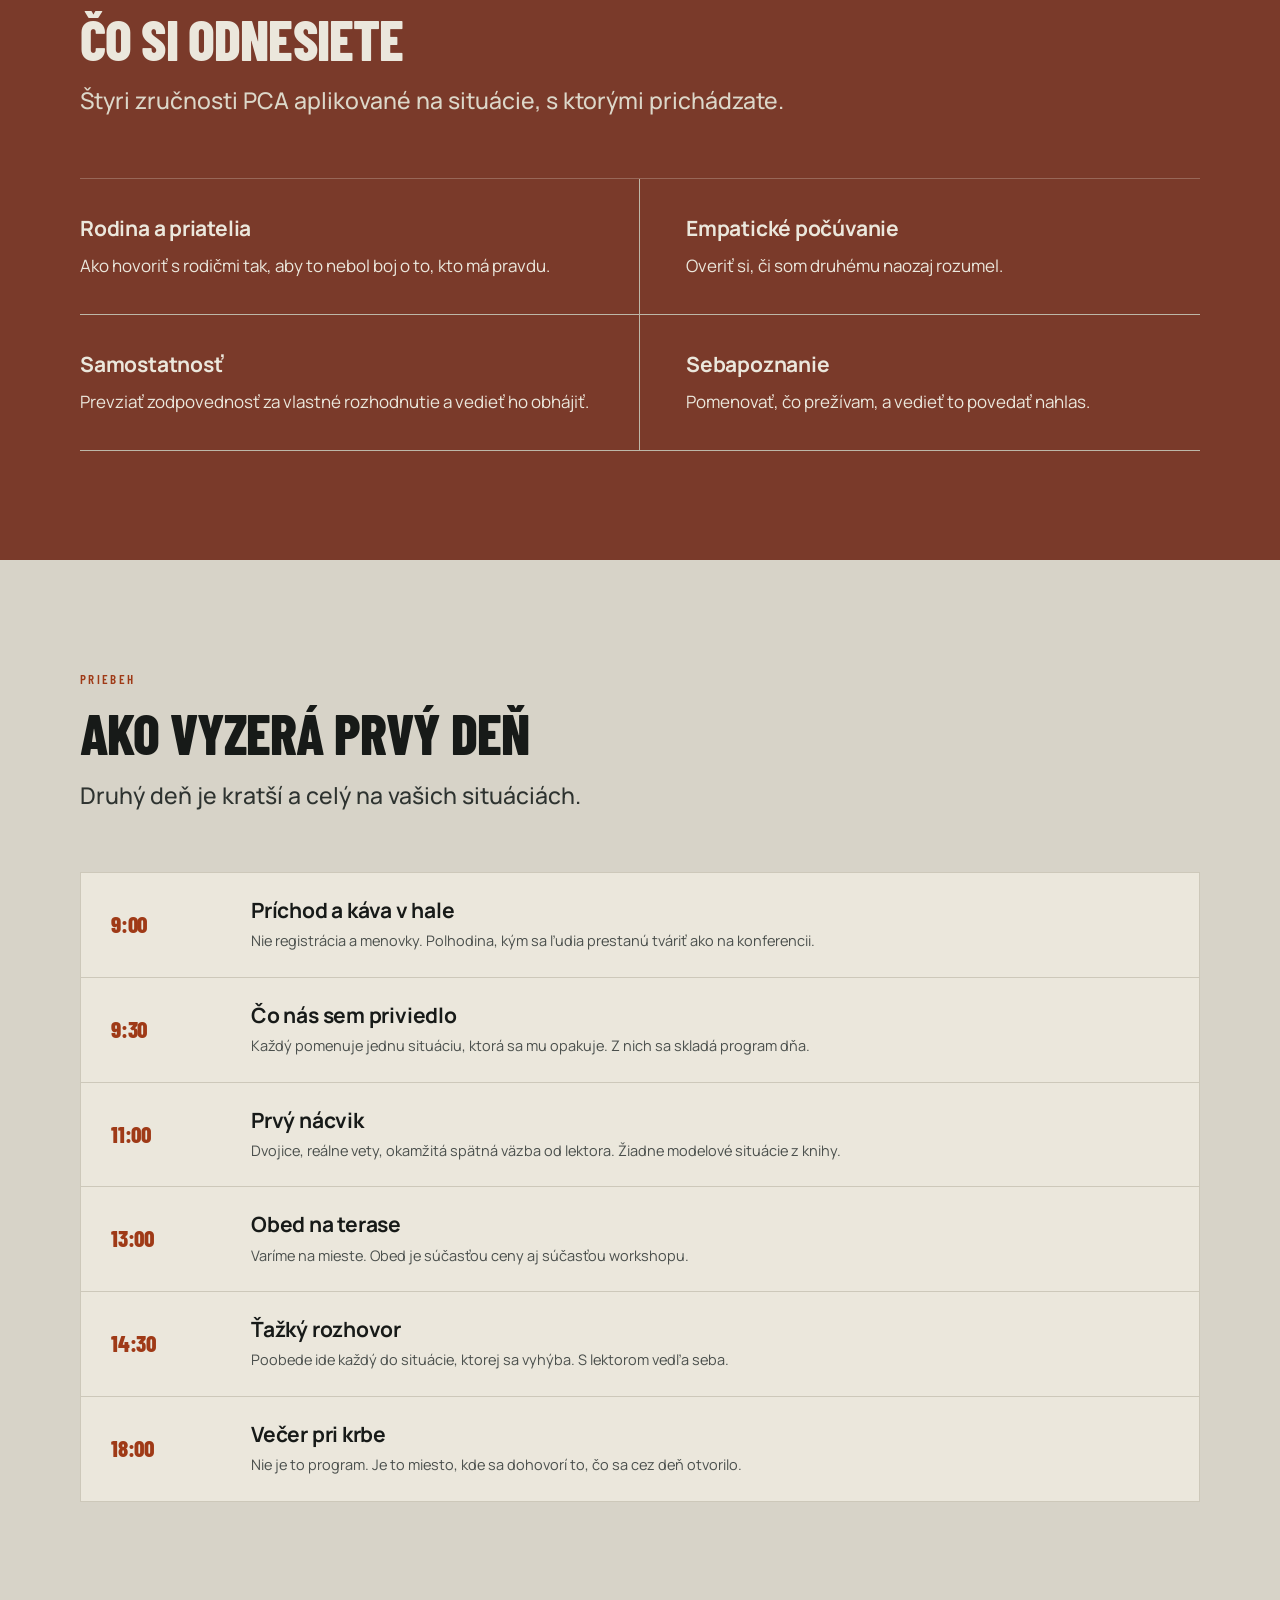
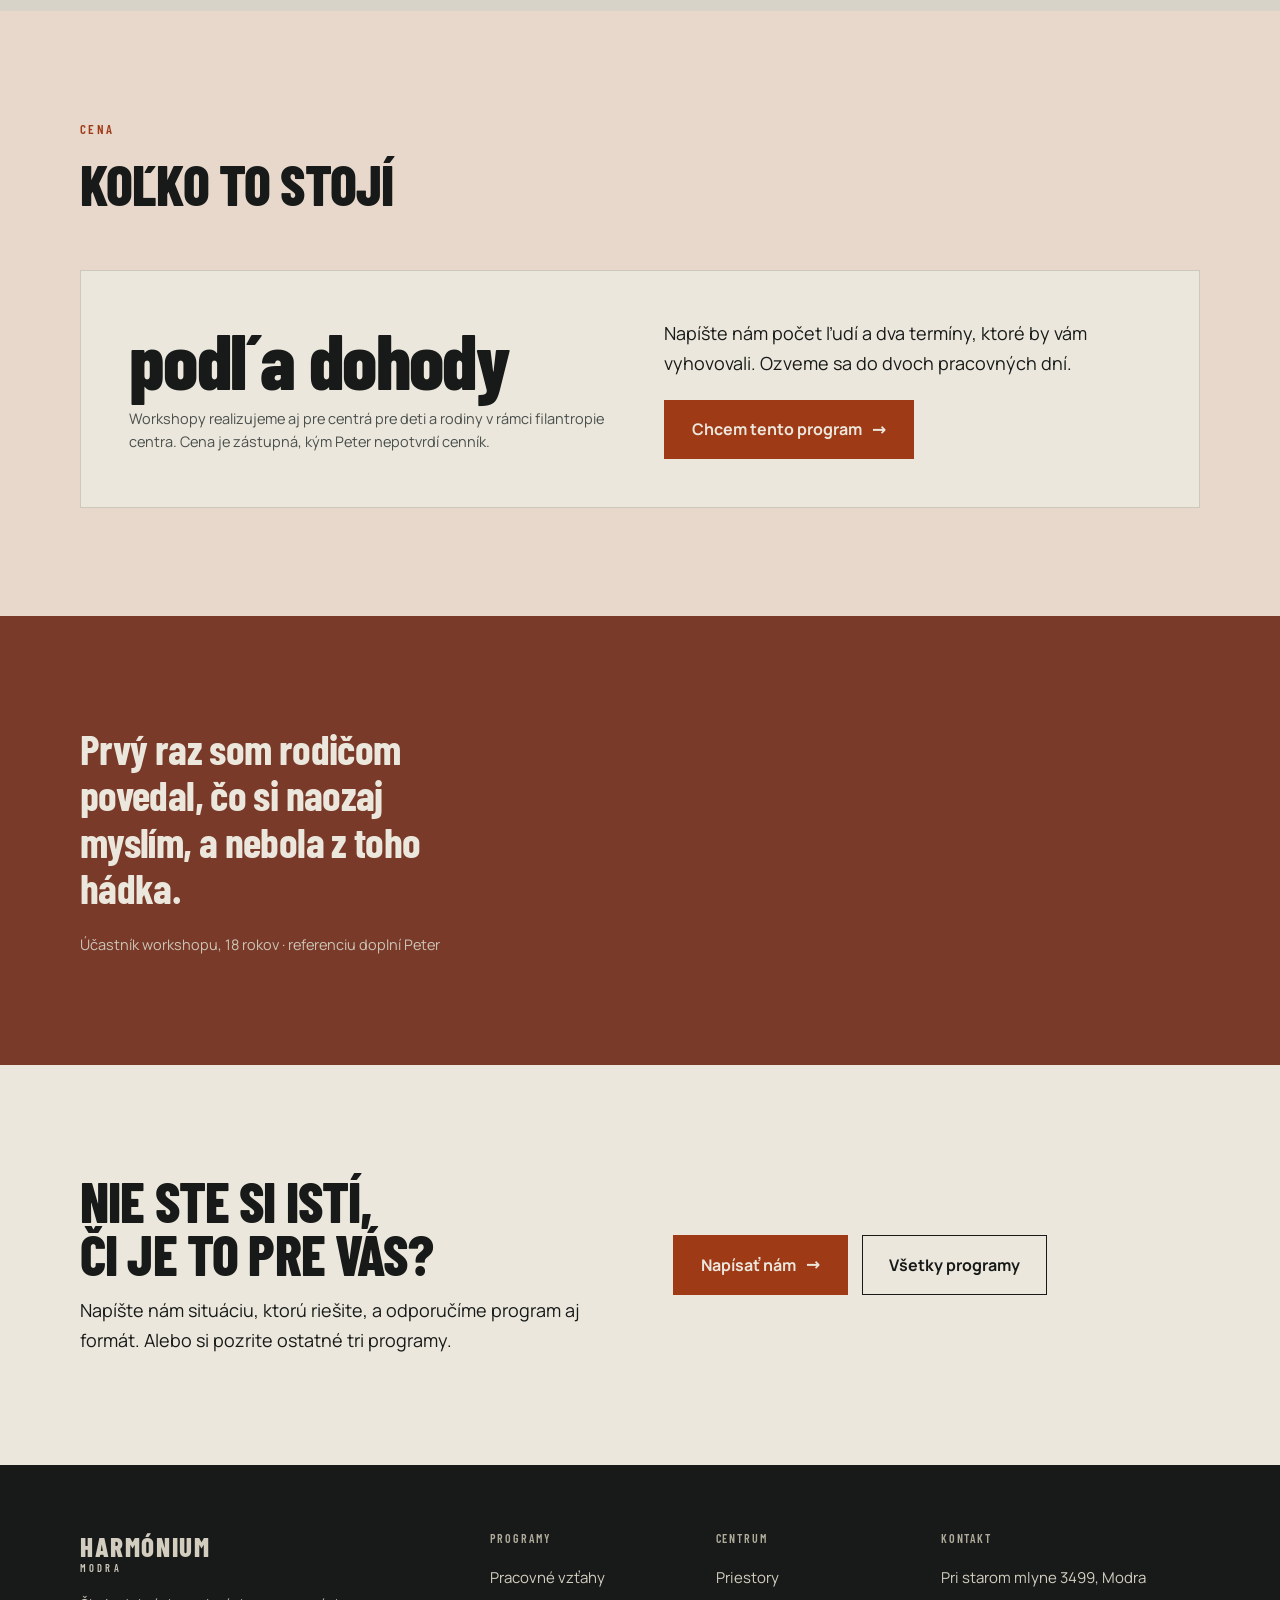
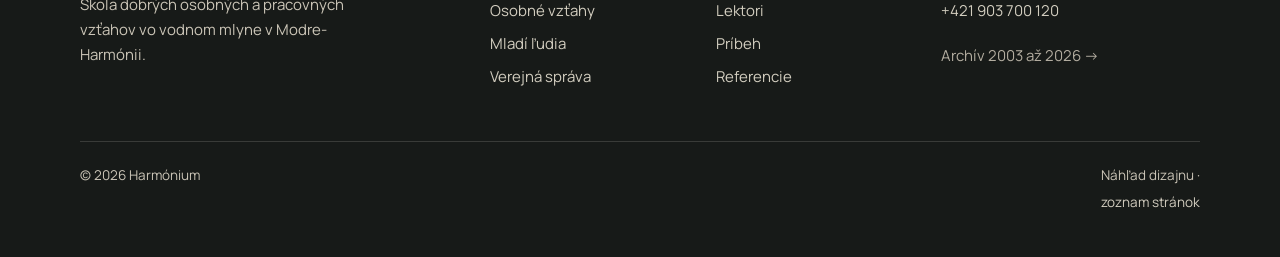
<file: program-mladi.html>
<!doctype html>
<html lang="sk">
<head>
<meta charset="utf-8">
<meta name="robots" content="noindex, nofollow">
<meta name="viewport" content="width=device-width, initial-scale=1">
<title>Rodinné a osobné vzťahy adolescentov — Harmónium</title>
<link rel="preconnect" href="https://fonts.googleapis.com">
<link rel="preconnect" href="https://fonts.gstatic.com" crossorigin>
<link rel="stylesheet" href="https://fonts.googleapis.com/css2?family=Barlow+Condensed:wght@600;700;800&family=Manrope:wght@400;500;600;700&display=swap">
<link rel="stylesheet" href="styl.css">
</head>
<body>

<div class="preview-bar"><div class="wrap">
  <span>Harmónium &middot; náhľad nového webu</span>
  <span><a href="mapa.html">Zoznam všetkých stránok náhľadu</a></span>
</div></div>

<header class="nav"><div class="wrap">
  <a class="mark" href="index.html">Harmónium<small>Modra</small></a>
  <nav class="nav-links">
    <a href="skolenia.html" class="on">Školenia</a>
    <a href="priestory.html">Priestory</a>
    <a href="lektori.html">Lektori</a>
    <a href="pribeh.html">Príbeh</a>
    <a href="referencie.html">Referencie</a>
  </nav>
  <a class="btn" href="kontakt.html">Mám záujem <span class="ar">&rarr;</span></a>
</div></header>

<div class="crumb"><div class="wrap"><a href="index.html">Úvod</a> &rsaquo; <a href="skolenia.html">Školenia</a> &rsaquo; Rodinné a osobné vzťahy adolescentov</div></div>

<main>
<section class="top"><div class="wrap">
  <p class="tag">PCA &middot; mladí ľudia &middot; Pre mladých ľudí vo veku 15 až 24 rokov</p>
  <h1 class="display">Rodinné a osobné<br>vzťahy adolescentov</h1>
  <p class="lead">Porozumieť sebe, hovoriť otvorene s rodičmi a priateľmi a prevziať zodpovednosť za vlastné rozhodnutia.</p>
  <a class="btn" href="#cena">Pozrieť cenu <span class="ar">&rarr;</span></a>
  <div class="meta-row"><div><b>15 až 24</b><span>vek účastníkov</span></div><div><b>Malá skupina</b><span>aby na každého zostal čas</span></div><div><b>Bez hodnotenia</b><span>nikto nedostane známku</span></div><div><b>Modra</b><span>40 minút z Bratislavy</span></div></div>
</div></section>
<section class="band b-piesok-svetly"><div class="wrap">
  <div class="sec-head"><p class="tag">Pre koho to je</p><h2 class="h2">Komu to pomôže,<br>komu nie</h2></div>
  <div class="two-col">
    <div><p class="tag quiet" style="margin-bottom:14px">Dáva to zmysel, ak</p><ul class="contact-list" style="color:var(--text-2)"><li>doma sa rozhovory končia buchnutím dverí</li><li>neviete pomenovať, čo vlastne cítite</li><li>rozhodujete sa podľa toho, čo čakajú ostatní</li><li>chcete si veci s rodičmi vyjasniť, nie vyhrať</li></ul></div>
    <div><p class="tag quiet" style="margin-bottom:14px">Nedáva to zmysel, ak</p><ul class="contact-list quiet"><li>prichádzate preto, že vás niekto poslal a sami nechcete</li><li>čakáte terapiu, toto je vzdelávanie v skupine</li></ul></div>
  </div>
</div></section>

<section class="band b-tehla on-dark"><div class="wrap">
  <div class="sec-head"><p class="tag">Obsah programu</p><h2 class="h2">Čo si odnesiete</h2>
  <p class="lead">Štyri zručnosti PCA aplikované na situácie, s ktorými prichádzate.</p></div>
  <div class="skills" style="border-color:rgba(235,231,220,.26)"><div class="skill"><h3 class="h3">Rodina a priatelia</h3><p>Ako hovoriť s rodičmi tak, aby to nebol boj o to, kto má pravdu.</p></div><div class="skill"><h3 class="h3">Empatické počúvanie</h3><p>Overiť si, či som druhému naozaj rozumel.</p></div><div class="skill"><h3 class="h3">Samostatnosť</h3><p>Prevziať zodpovednosť za vlastné rozhodnutie a vedieť ho obhájiť.</p></div><div class="skill"><h3 class="h3">Sebapoznanie</h3><p>Pomenovať, čo prežívam, a vedieť to povedať nahlas.</p></div></div>
</div></section>

<section class="band b-piesok"><div class="wrap">
  <div class="sec-head"><p class="tag">Priebeh</p><h2 class="h2">Ako vyzerá prvý deň</h2>
  <p class="lead">Druhý deň je kratší a celý na vašich situáciách.</p></div>
  <div class="price-wrap"><div class="price-row" style="grid-template-columns:120px 1fr"><div class="cost" style="color:var(--vinova); font-size:23px">9:00</div><div><p class="h3" style="margin-bottom:6px">Príchod a káva v hale</p><p class="small quiet" style="margin:0">Nie registrácia a menovky. Polhodina, kým sa ľudia prestanú tváriť ako na konferencii.</p></div></div><div class="price-row" style="grid-template-columns:120px 1fr"><div class="cost" style="color:var(--vinova); font-size:23px">9:30</div><div><p class="h3" style="margin-bottom:6px">Čo nás sem priviedlo</p><p class="small quiet" style="margin:0">Každý pomenuje jednu situáciu, ktorá sa mu opakuje. Z nich sa skladá program dňa.</p></div></div><div class="price-row" style="grid-template-columns:120px 1fr"><div class="cost" style="color:var(--vinova); font-size:23px">11:00</div><div><p class="h3" style="margin-bottom:6px">Prvý nácvik</p><p class="small quiet" style="margin:0">Dvojice, reálne vety, okamžitá spätná väzba od lektora. Žiadne modelové situácie z knihy.</p></div></div><div class="price-row" style="grid-template-columns:120px 1fr"><div class="cost" style="color:var(--vinova); font-size:23px">13:00</div><div><p class="h3" style="margin-bottom:6px">Obed na terase</p><p class="small quiet" style="margin:0">Varíme na mieste. Obed je súčasťou ceny aj súčasťou workshopu.</p></div></div><div class="price-row" style="grid-template-columns:120px 1fr"><div class="cost" style="color:var(--vinova); font-size:23px">14:30</div><div><p class="h3" style="margin-bottom:6px">Ťažký rozhovor</p><p class="small quiet" style="margin:0">Poobede ide každý do situácie, ktorej sa vyhýba. S lektorom vedľa seba.</p></div></div><div class="price-row" style="grid-template-columns:120px 1fr"><div class="cost" style="color:var(--vinova); font-size:23px">18:00</div><div><p class="h3" style="margin-bottom:6px">Večer pri krbe</p><p class="small quiet" style="margin:0">Nie je to program. Je to miesto, kde sa dohovorí to, čo sa cez deň otvorilo.</p></div></div></div>
</div></section>

<section class="band b-hlina" id="cena"><div class="wrap">
  <div class="sec-head"><p class="tag">Cena</p><h2 class="h2">Koľko to stojí</h2></div>
  <div class="price-wrap" style="padding:clamp(28px,4vw,48px)">
    <div class="two-col" style="gap:48px; align-items:center">
      <div>
        <p style="font-family:'Barlow Condensed',sans-serif; font-weight:800; font-size:clamp(48px,6.4vw,78px); line-height:.92; letter-spacing:-.02em; margin:0 0 12px">podľa dohody</p>
        <p class="small quiet" style="margin:0">Workshopy realizujeme aj pre centrá pre deti a rodiny v rámci filantropie centra. Cena je zástupná, kým Peter nepotvrdí cenník.</p>
      </div>
      <div>
        <p style="margin-bottom:22px">Napíšte nám počet ľudí a dva termíny, ktoré by vám vyhovovali. Ozveme sa do dvoch pracovných dní.</p>
        <a class="btn" href="kontakt.html">Chcem tento program <span class="ar">&rarr;</span></a>
      </div>
    </div>
  </div>
</div></section>

<section class="band b-tehla on-dark"><div class="wrap">
  <p style="font-family:'Barlow Condensed',sans-serif; font-weight:700; font-size:clamp(26px,3.6vw,42px); line-height:1.1; letter-spacing:-.015em; max-width:22ch; margin:0 0 24px">Prvý raz som rodičom povedal, čo si naozaj myslím, a nebola z toho hádka.</p>
  <p class="small" style="color:var(--na-tmavom-2); margin:0">Účastník workshopu, 18 rokov &middot; referenciu doplní Peter</p>
</div></section>

<section class="band b-piesok-svetly"><div class="wrap">
  <div class="two-col" style="align-items:center">
    <div><h2 class="h2" style="margin-bottom:16px">Nie ste si istí,<br>či je to pre vás?</h2>
    <p class="measure" style="margin-bottom:0">Napíšte nám situáciu, ktorú riešite, a odporučíme program aj formát. Alebo si pozrite ostatné tri programy.</p></div>
    <div style="display:flex; gap:14px; flex-wrap:wrap">
      <a class="btn" href="kontakt.html">Napísať nám <span class="ar">&rarr;</span></a>
      <a class="btn-ghost" href="skolenia.html">Všetky programy</a>
    </div>
  </div>
</div></section>
</main>

<footer class="foot"><div class="wrap">
  <div class="foot-grid">
    <div>
      <a class="mark" href="index.html">Harmónium<small>Modra</small></a>
      <p style="margin-top:16px; max-width:32ch">Škola dobrých osobných a pracovných vzťahov vo vodnom mlyne v Modre-Harmónii.</p>
    </div>
    <div>
      <h4>Programy</h4>
      <a href="program-pcm.html">Pracovné vzťahy</a>
      <a href="program-pca.html">Osobné vzťahy</a>
      <a href="program-mladi.html">Mladí ľudia</a>
      <a href="program-sprava.html">Verejná správa</a>
    </div>
    <div>
      <h4>Centrum</h4>
      <a href="priestory.html">Priestory</a>
      <a href="lektori.html">Lektori</a>
      <a href="pribeh.html">Príbeh</a>
      <a href="referencie.html">Referencie</a>
    </div>
    <div>
      <h4>Kontakt</h4>
      <a href="kontakt.html">Pri starom mlyne 3499, Modra</a>
      <a href="tel:+421903700120">+421 903 700 120</a>
      <a href="https://centrumharmonium.sk/archiv" style="margin-top:12px; color:#b3ada0">Archív 2003 až 2026 &rarr;</a>
    </div>
  </div>
  <div class="foot-bottom">
    <span>&copy; 2026 Harmónium</span>
    <span>Náhľad dizajnu &middot; <a href="mapa.html">zoznam stránok</a></span>
  </div>
</div></footer>

</body>
</html>
</file>
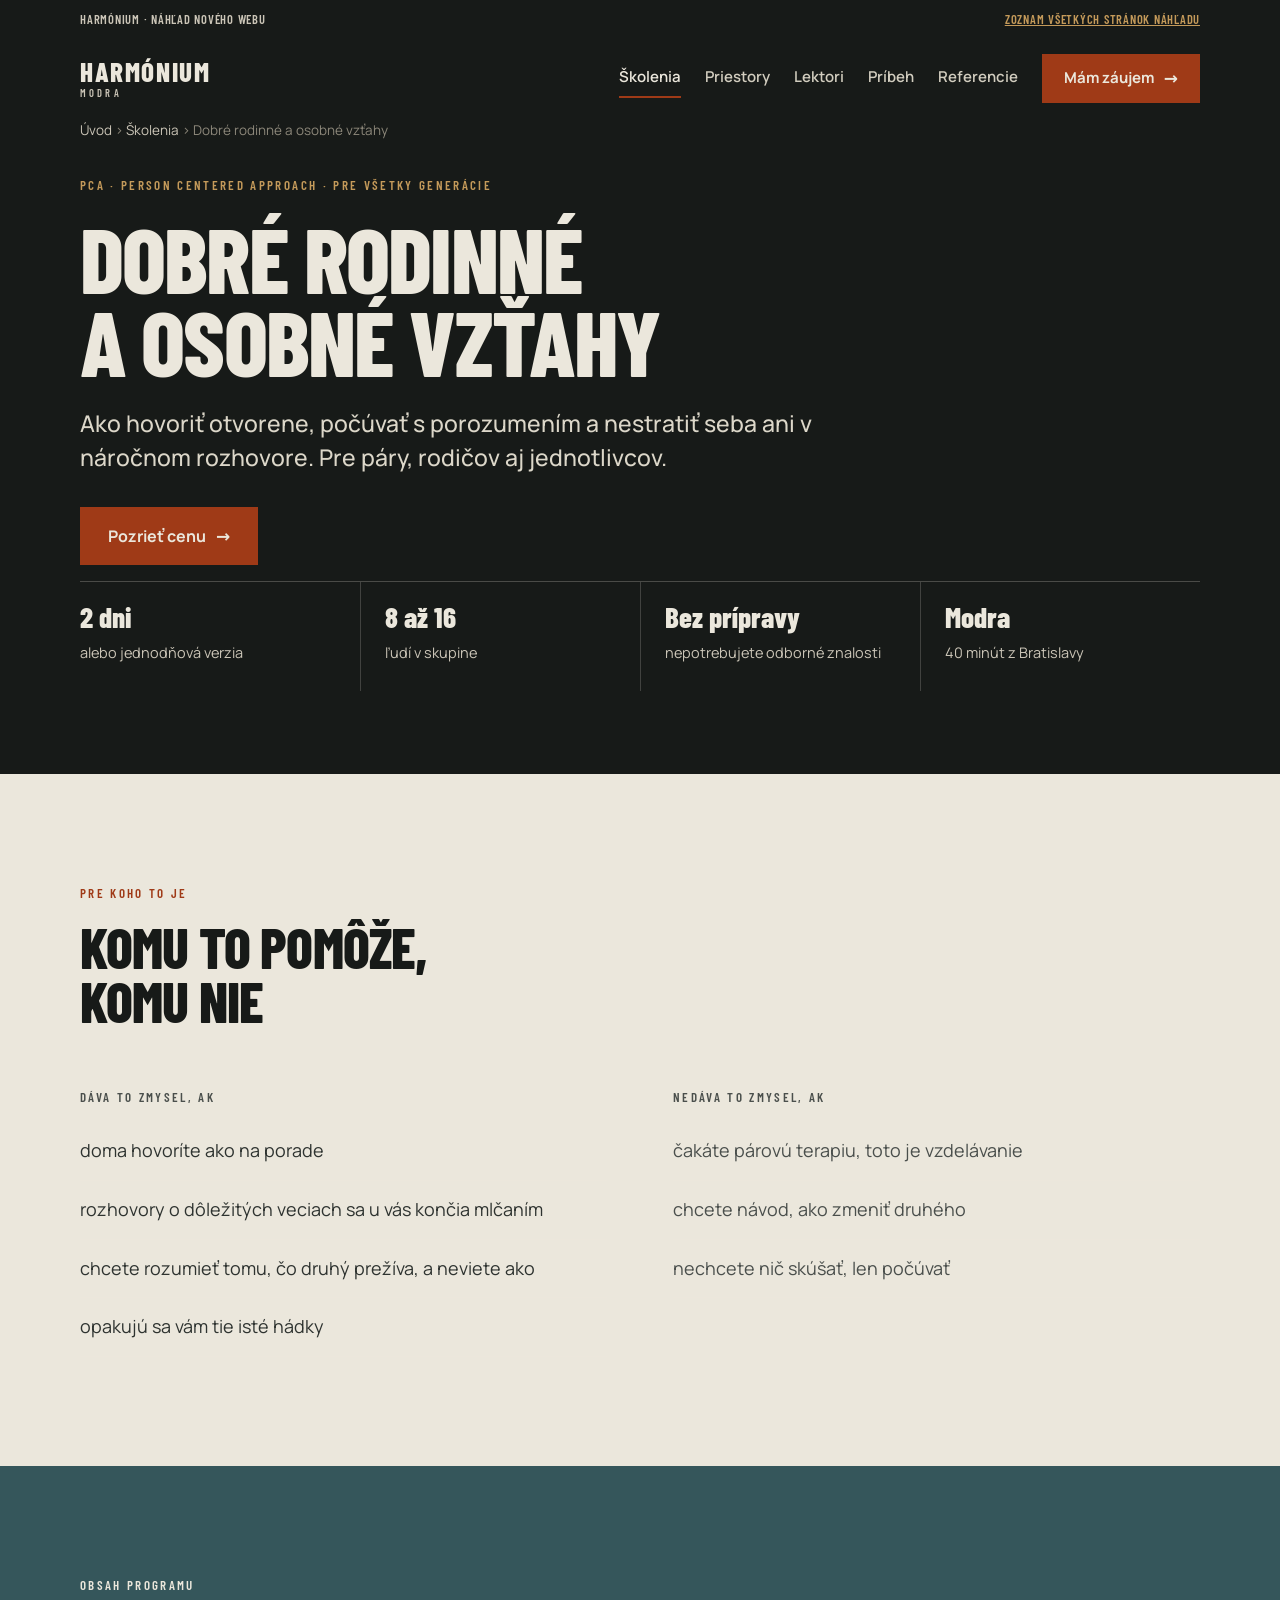
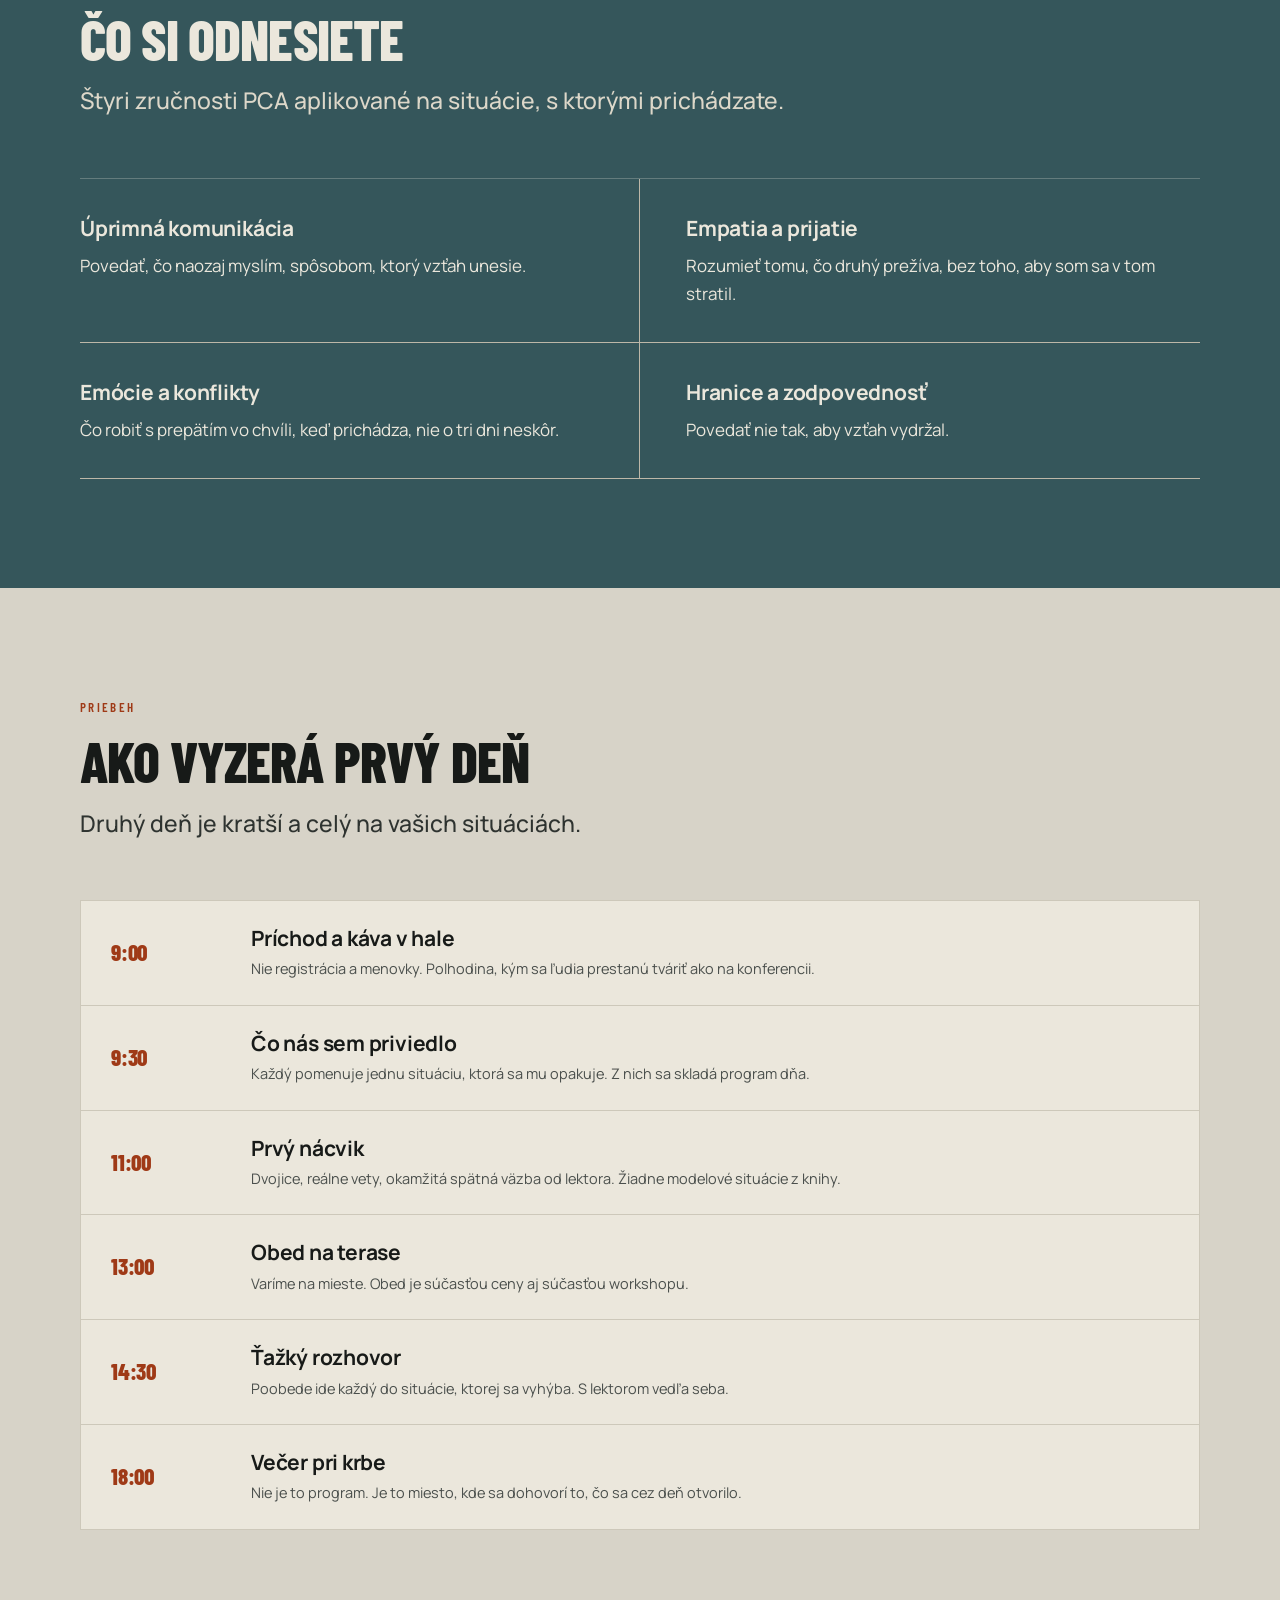
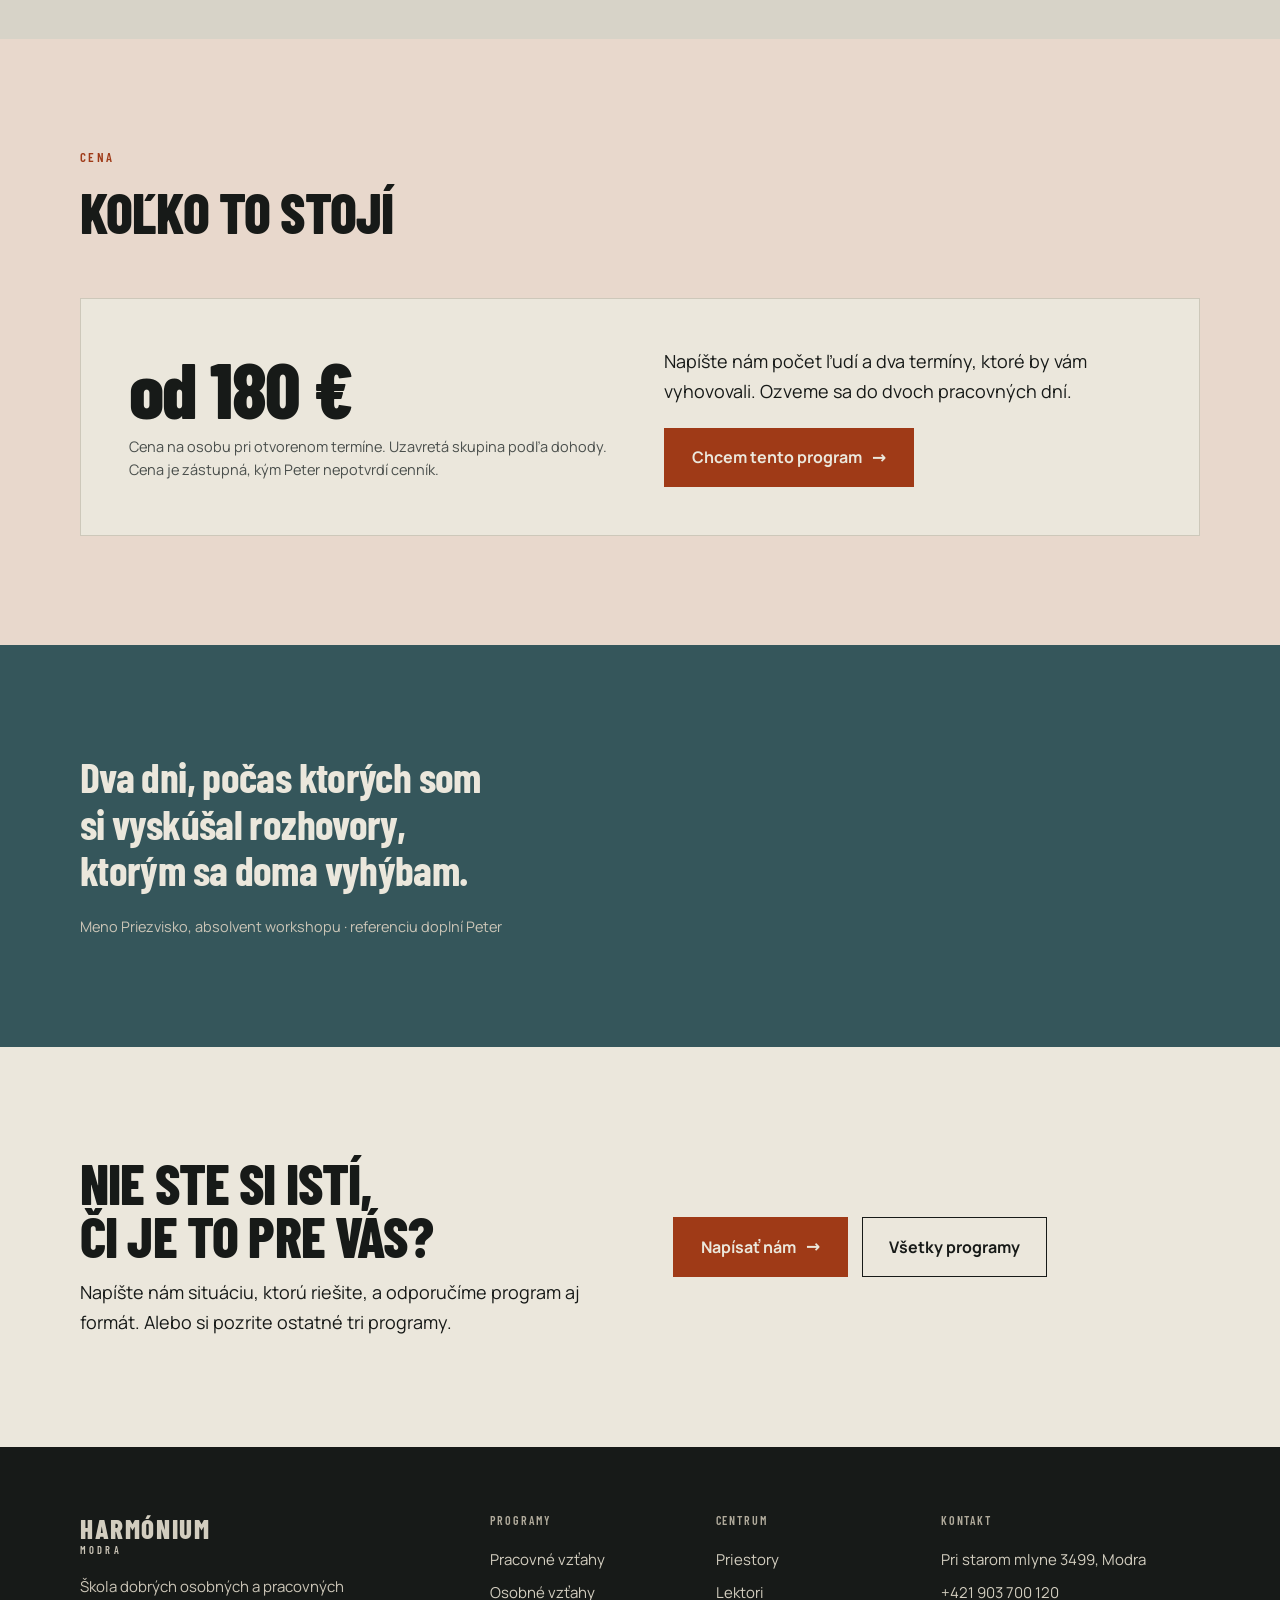
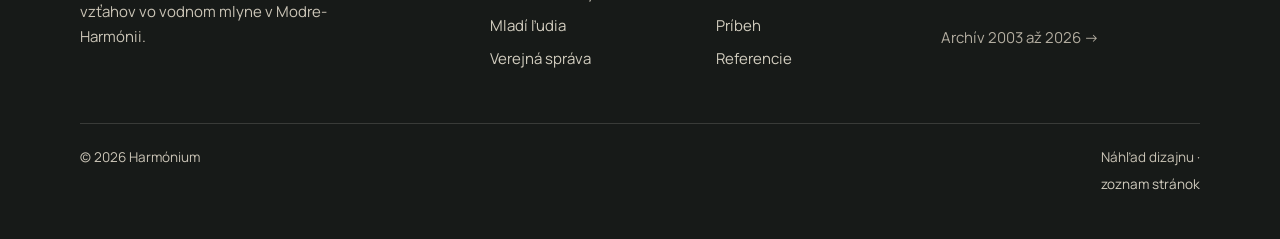
<file: program-pca.html>
<!doctype html>
<html lang="sk">
<head>
<meta charset="utf-8">
<meta name="robots" content="noindex, nofollow">
<meta name="viewport" content="width=device-width, initial-scale=1">
<title>Dobré rodinné a osobné vzťahy — Harmónium</title>
<link rel="preconnect" href="https://fonts.googleapis.com">
<link rel="preconnect" href="https://fonts.gstatic.com" crossorigin>
<link rel="stylesheet" href="https://fonts.googleapis.com/css2?family=Barlow+Condensed:wght@600;700;800&family=Manrope:wght@400;500;600;700&display=swap">
<link rel="stylesheet" href="styl.css">
</head>
<body>

<div class="preview-bar"><div class="wrap">
  <span>Harmónium &middot; náhľad nového webu</span>
  <span><a href="mapa.html">Zoznam všetkých stránok náhľadu</a></span>
</div></div>

<header class="nav"><div class="wrap">
  <a class="mark" href="index.html">Harmónium<small>Modra</small></a>
  <nav class="nav-links">
    <a href="skolenia.html" class="on">Školenia</a>
    <a href="priestory.html">Priestory</a>
    <a href="lektori.html">Lektori</a>
    <a href="pribeh.html">Príbeh</a>
    <a href="referencie.html">Referencie</a>
  </nav>
  <a class="btn" href="kontakt.html">Mám záujem <span class="ar">&rarr;</span></a>
</div></header>

<div class="crumb"><div class="wrap"><a href="index.html">Úvod</a> &rsaquo; <a href="skolenia.html">Školenia</a> &rsaquo; Dobré rodinné a osobné vzťahy</div></div>

<main>
<section class="top"><div class="wrap">
  <p class="tag">PCA &middot; Person Centered Approach &middot; Pre všetky generácie</p>
  <h1 class="display">Dobré rodinné<br>a osobné vzťahy</h1>
  <p class="lead">Ako hovoriť otvorene, počúvať s porozumením a nestratiť seba ani v náročnom rozhovore. Pre páry, rodičov aj jednotlivcov.</p>
  <a class="btn" href="#cena">Pozrieť cenu <span class="ar">&rarr;</span></a>
  <div class="meta-row"><div><b>2 dni</b><span>alebo jednodňová verzia</span></div><div><b>8 až 16</b><span>ľudí v skupine</span></div><div><b>Bez prípravy</b><span>nepotrebujete odborné znalosti</span></div><div><b>Modra</b><span>40 minút z Bratislavy</span></div></div>
</div></section>
<section class="band b-piesok-svetly"><div class="wrap">
  <div class="sec-head"><p class="tag">Pre koho to je</p><h2 class="h2">Komu to pomôže,<br>komu nie</h2></div>
  <div class="two-col">
    <div><p class="tag quiet" style="margin-bottom:14px">Dáva to zmysel, ak</p><ul class="contact-list" style="color:var(--text-2)"><li>doma hovoríte ako na porade</li><li>rozhovory o dôležitých veciach sa u vás končia mlčaním</li><li>chcete rozumieť tomu, čo druhý prežíva, a neviete ako</li><li>opakujú sa vám tie isté hádky</li></ul></div>
    <div><p class="tag quiet" style="margin-bottom:14px">Nedáva to zmysel, ak</p><ul class="contact-list quiet"><li>čakáte párovú terapiu, toto je vzdelávanie</li><li>chcete návod, ako zmeniť druhého</li><li>nechcete nič skúšať, len počúvať</li></ul></div>
  </div>
</div></section>

<section class="band b-voda on-dark"><div class="wrap">
  <div class="sec-head"><p class="tag">Obsah programu</p><h2 class="h2">Čo si odnesiete</h2>
  <p class="lead">Štyri zručnosti PCA aplikované na situácie, s ktorými prichádzate.</p></div>
  <div class="skills" style="border-color:rgba(235,231,220,.26)"><div class="skill"><h3 class="h3">Úprimná komunikácia</h3><p>Povedať, čo naozaj myslím, spôsobom, ktorý vzťah unesie.</p></div><div class="skill"><h3 class="h3">Empatia a prijatie</h3><p>Rozumieť tomu, čo druhý prežíva, bez toho, aby som sa v tom stratil.</p></div><div class="skill"><h3 class="h3">Emócie a konflikty</h3><p>Čo robiť s prepätím vo chvíli, keď prichádza, nie o tri dni neskôr.</p></div><div class="skill"><h3 class="h3">Hranice a zodpovednosť</h3><p>Povedať nie tak, aby vzťah vydržal.</p></div></div>
</div></section>

<section class="band b-piesok"><div class="wrap">
  <div class="sec-head"><p class="tag">Priebeh</p><h2 class="h2">Ako vyzerá prvý deň</h2>
  <p class="lead">Druhý deň je kratší a celý na vašich situáciách.</p></div>
  <div class="price-wrap"><div class="price-row" style="grid-template-columns:120px 1fr"><div class="cost" style="color:var(--vinova); font-size:23px">9:00</div><div><p class="h3" style="margin-bottom:6px">Príchod a káva v hale</p><p class="small quiet" style="margin:0">Nie registrácia a menovky. Polhodina, kým sa ľudia prestanú tváriť ako na konferencii.</p></div></div><div class="price-row" style="grid-template-columns:120px 1fr"><div class="cost" style="color:var(--vinova); font-size:23px">9:30</div><div><p class="h3" style="margin-bottom:6px">Čo nás sem priviedlo</p><p class="small quiet" style="margin:0">Každý pomenuje jednu situáciu, ktorá sa mu opakuje. Z nich sa skladá program dňa.</p></div></div><div class="price-row" style="grid-template-columns:120px 1fr"><div class="cost" style="color:var(--vinova); font-size:23px">11:00</div><div><p class="h3" style="margin-bottom:6px">Prvý nácvik</p><p class="small quiet" style="margin:0">Dvojice, reálne vety, okamžitá spätná väzba od lektora. Žiadne modelové situácie z knihy.</p></div></div><div class="price-row" style="grid-template-columns:120px 1fr"><div class="cost" style="color:var(--vinova); font-size:23px">13:00</div><div><p class="h3" style="margin-bottom:6px">Obed na terase</p><p class="small quiet" style="margin:0">Varíme na mieste. Obed je súčasťou ceny aj súčasťou workshopu.</p></div></div><div class="price-row" style="grid-template-columns:120px 1fr"><div class="cost" style="color:var(--vinova); font-size:23px">14:30</div><div><p class="h3" style="margin-bottom:6px">Ťažký rozhovor</p><p class="small quiet" style="margin:0">Poobede ide každý do situácie, ktorej sa vyhýba. S lektorom vedľa seba.</p></div></div><div class="price-row" style="grid-template-columns:120px 1fr"><div class="cost" style="color:var(--vinova); font-size:23px">18:00</div><div><p class="h3" style="margin-bottom:6px">Večer pri krbe</p><p class="small quiet" style="margin:0">Nie je to program. Je to miesto, kde sa dohovorí to, čo sa cez deň otvorilo.</p></div></div></div>
</div></section>

<section class="band b-hlina" id="cena"><div class="wrap">
  <div class="sec-head"><p class="tag">Cena</p><h2 class="h2">Koľko to stojí</h2></div>
  <div class="price-wrap" style="padding:clamp(28px,4vw,48px)">
    <div class="two-col" style="gap:48px; align-items:center">
      <div>
        <p style="font-family:'Barlow Condensed',sans-serif; font-weight:800; font-size:clamp(48px,6.4vw,78px); line-height:.92; letter-spacing:-.02em; margin:0 0 12px">od 180 &euro;</p>
        <p class="small quiet" style="margin:0">Cena na osobu pri otvorenom termíne. Uzavretá skupina podľa dohody. Cena je zástupná, kým Peter nepotvrdí cenník.</p>
      </div>
      <div>
        <p style="margin-bottom:22px">Napíšte nám počet ľudí a dva termíny, ktoré by vám vyhovovali. Ozveme sa do dvoch pracovných dní.</p>
        <a class="btn" href="kontakt.html">Chcem tento program <span class="ar">&rarr;</span></a>
      </div>
    </div>
  </div>
</div></section>

<section class="band b-voda on-dark"><div class="wrap">
  <p style="font-family:'Barlow Condensed',sans-serif; font-weight:700; font-size:clamp(26px,3.6vw,42px); line-height:1.1; letter-spacing:-.015em; max-width:22ch; margin:0 0 24px">Dva dni, počas ktorých som si vyskúšal rozhovory, ktorým sa doma vyhýbam.</p>
  <p class="small" style="color:var(--na-tmavom-2); margin:0">Meno Priezvisko, absolvent workshopu &middot; referenciu doplní Peter</p>
</div></section>

<section class="band b-piesok-svetly"><div class="wrap">
  <div class="two-col" style="align-items:center">
    <div><h2 class="h2" style="margin-bottom:16px">Nie ste si istí,<br>či je to pre vás?</h2>
    <p class="measure" style="margin-bottom:0">Napíšte nám situáciu, ktorú riešite, a odporučíme program aj formát. Alebo si pozrite ostatné tri programy.</p></div>
    <div style="display:flex; gap:14px; flex-wrap:wrap">
      <a class="btn" href="kontakt.html">Napísať nám <span class="ar">&rarr;</span></a>
      <a class="btn-ghost" href="skolenia.html">Všetky programy</a>
    </div>
  </div>
</div></section>
</main>

<footer class="foot"><div class="wrap">
  <div class="foot-grid">
    <div>
      <a class="mark" href="index.html">Harmónium<small>Modra</small></a>
      <p style="margin-top:16px; max-width:32ch">Škola dobrých osobných a pracovných vzťahov vo vodnom mlyne v Modre-Harmónii.</p>
    </div>
    <div>
      <h4>Programy</h4>
      <a href="program-pcm.html">Pracovné vzťahy</a>
      <a href="program-pca.html">Osobné vzťahy</a>
      <a href="program-mladi.html">Mladí ľudia</a>
      <a href="program-sprava.html">Verejná správa</a>
    </div>
    <div>
      <h4>Centrum</h4>
      <a href="priestory.html">Priestory</a>
      <a href="lektori.html">Lektori</a>
      <a href="pribeh.html">Príbeh</a>
      <a href="referencie.html">Referencie</a>
    </div>
    <div>
      <h4>Kontakt</h4>
      <a href="kontakt.html">Pri starom mlyne 3499, Modra</a>
      <a href="tel:+421903700120">+421 903 700 120</a>
      <a href="https://centrumharmonium.sk/archiv" style="margin-top:12px; color:#b3ada0">Archív 2003 až 2026 &rarr;</a>
    </div>
  </div>
  <div class="foot-bottom">
    <span>&copy; 2026 Harmónium</span>
    <span>Náhľad dizajnu &middot; <a href="mapa.html">zoznam stránok</a></span>
  </div>
</div></footer>

</body>
</html>
</file>
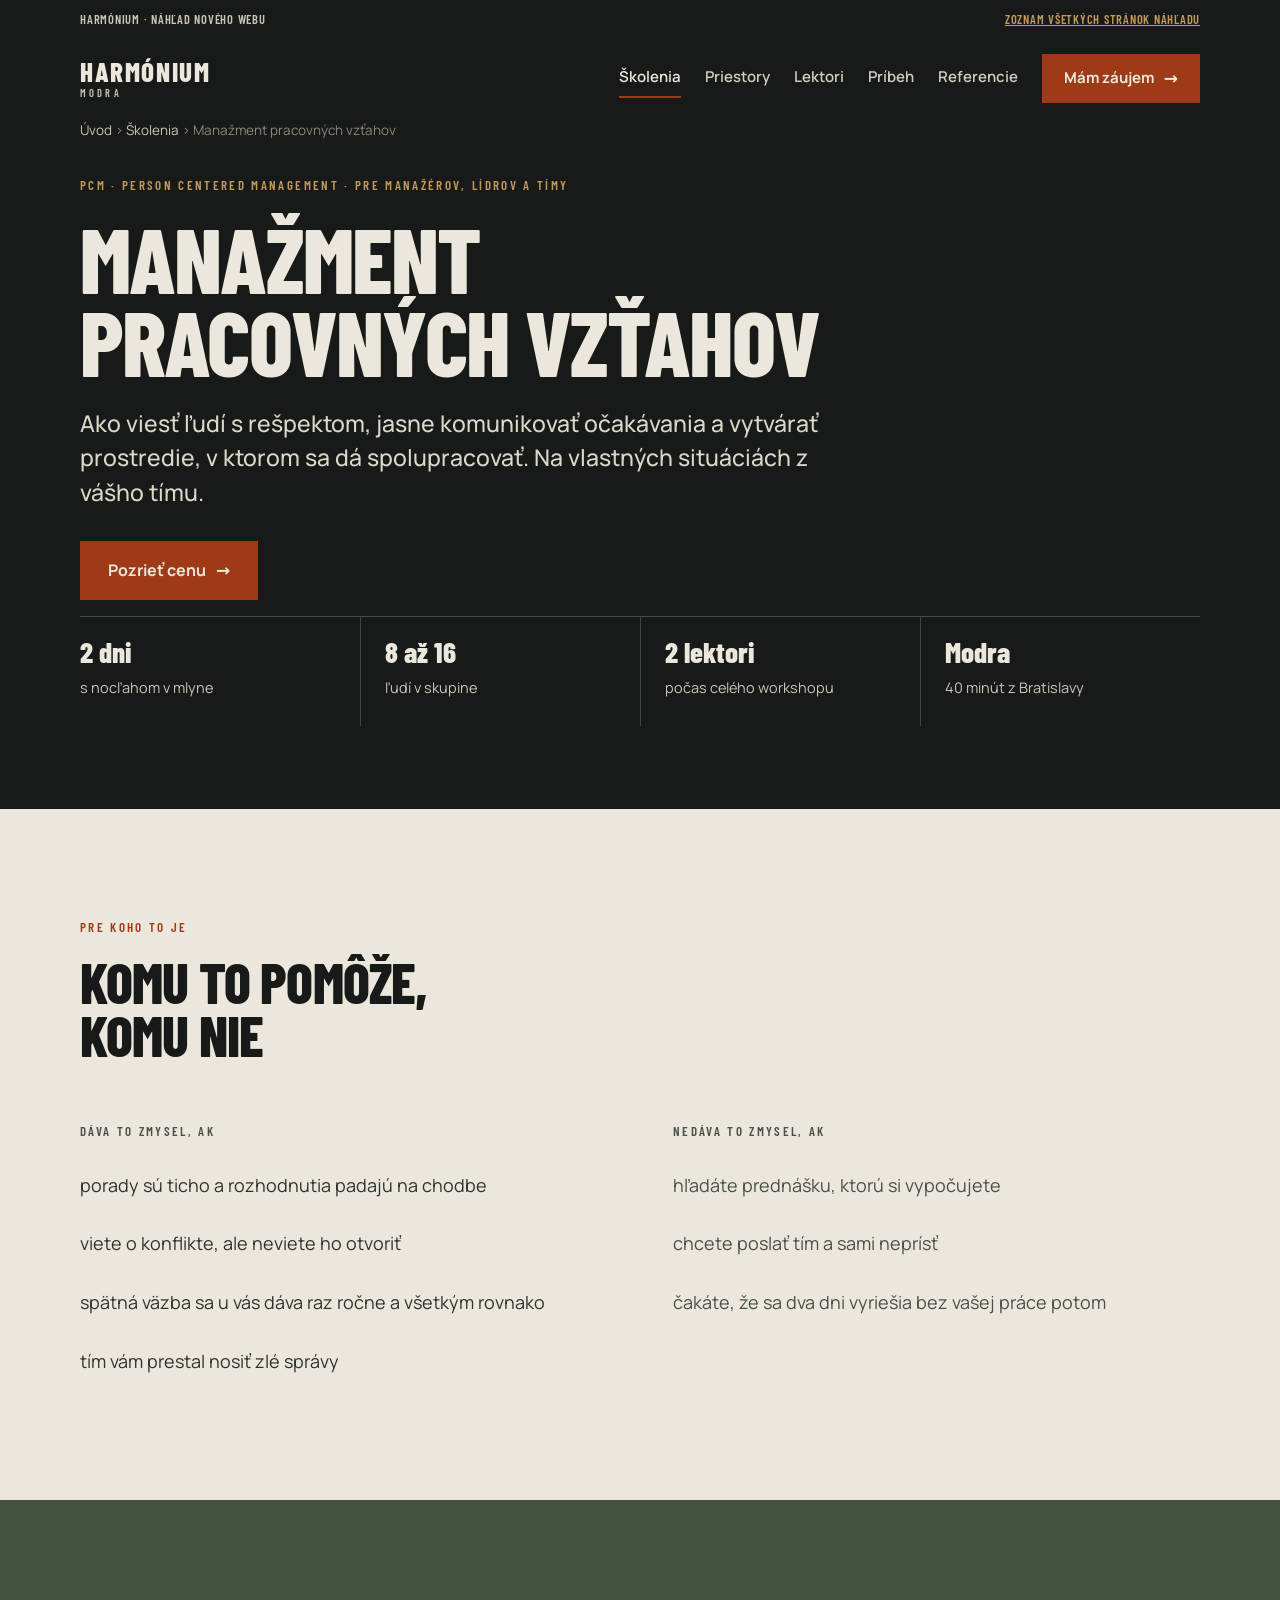
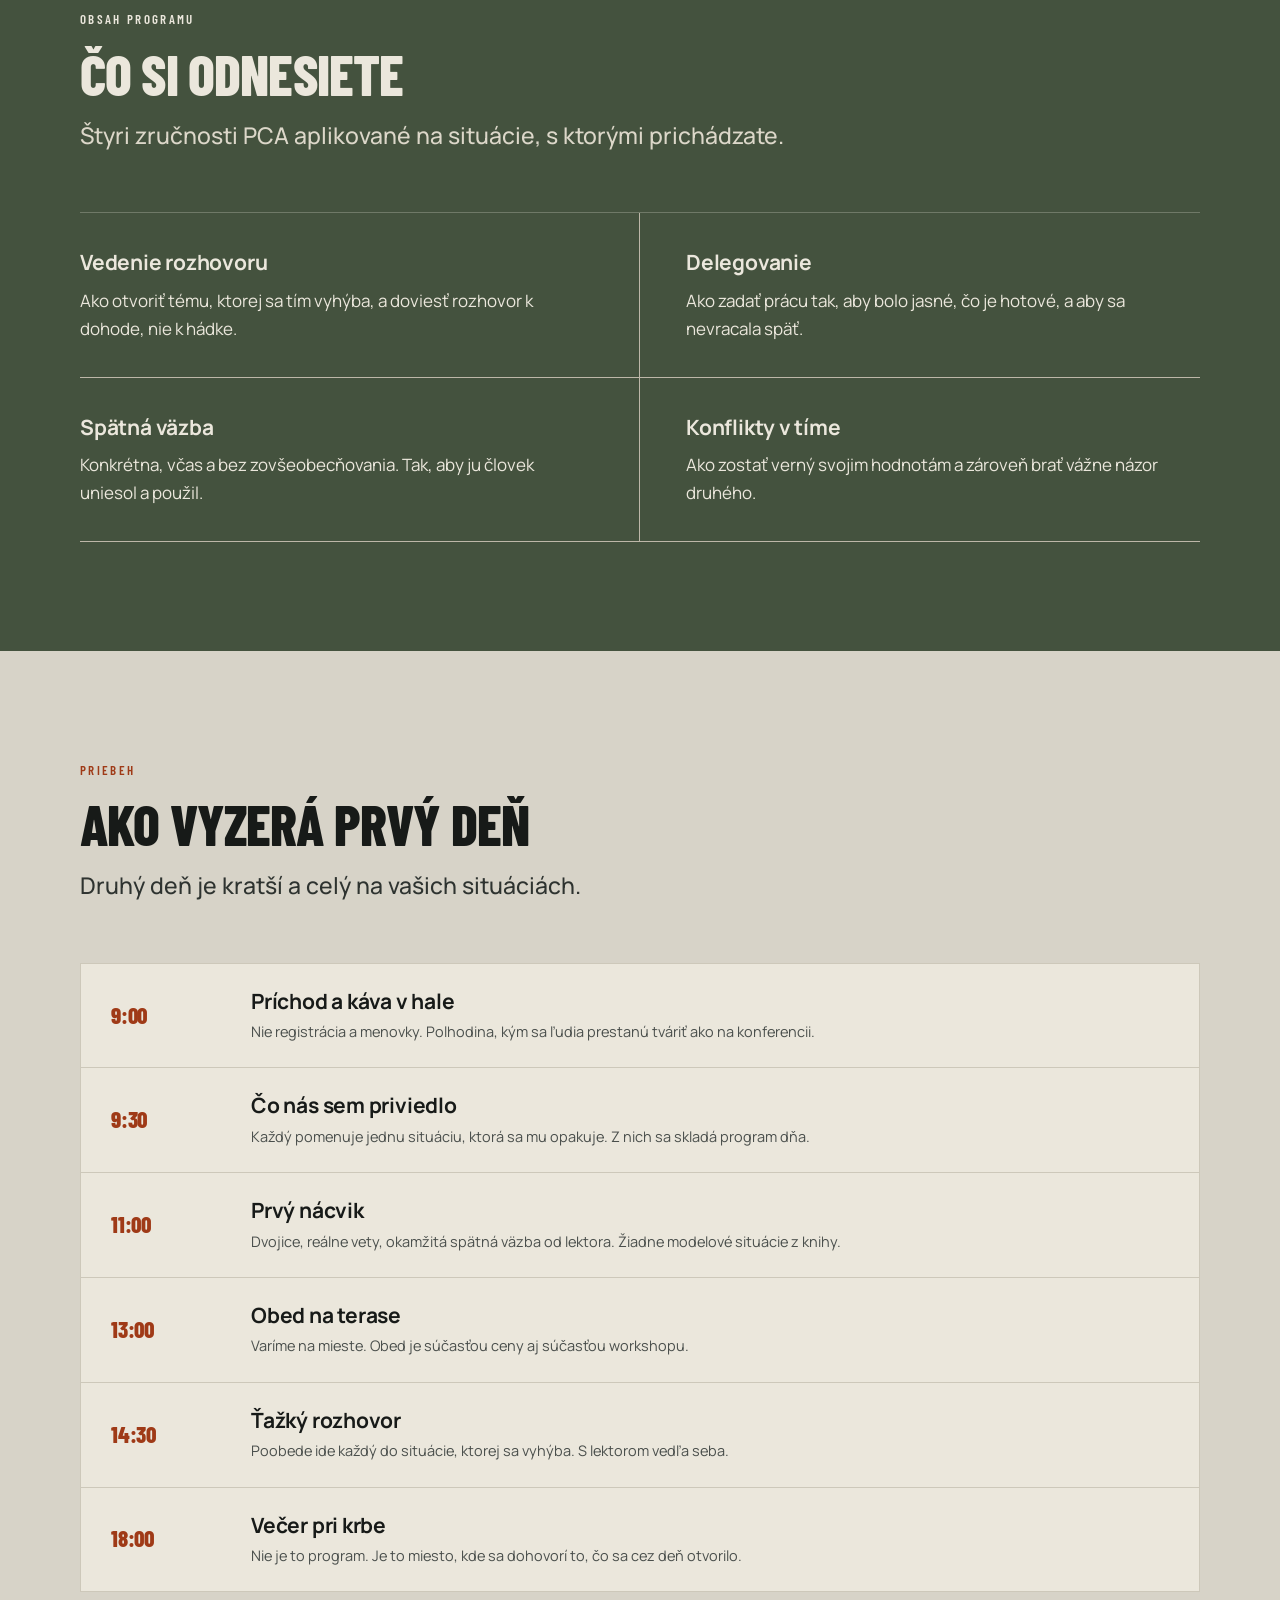
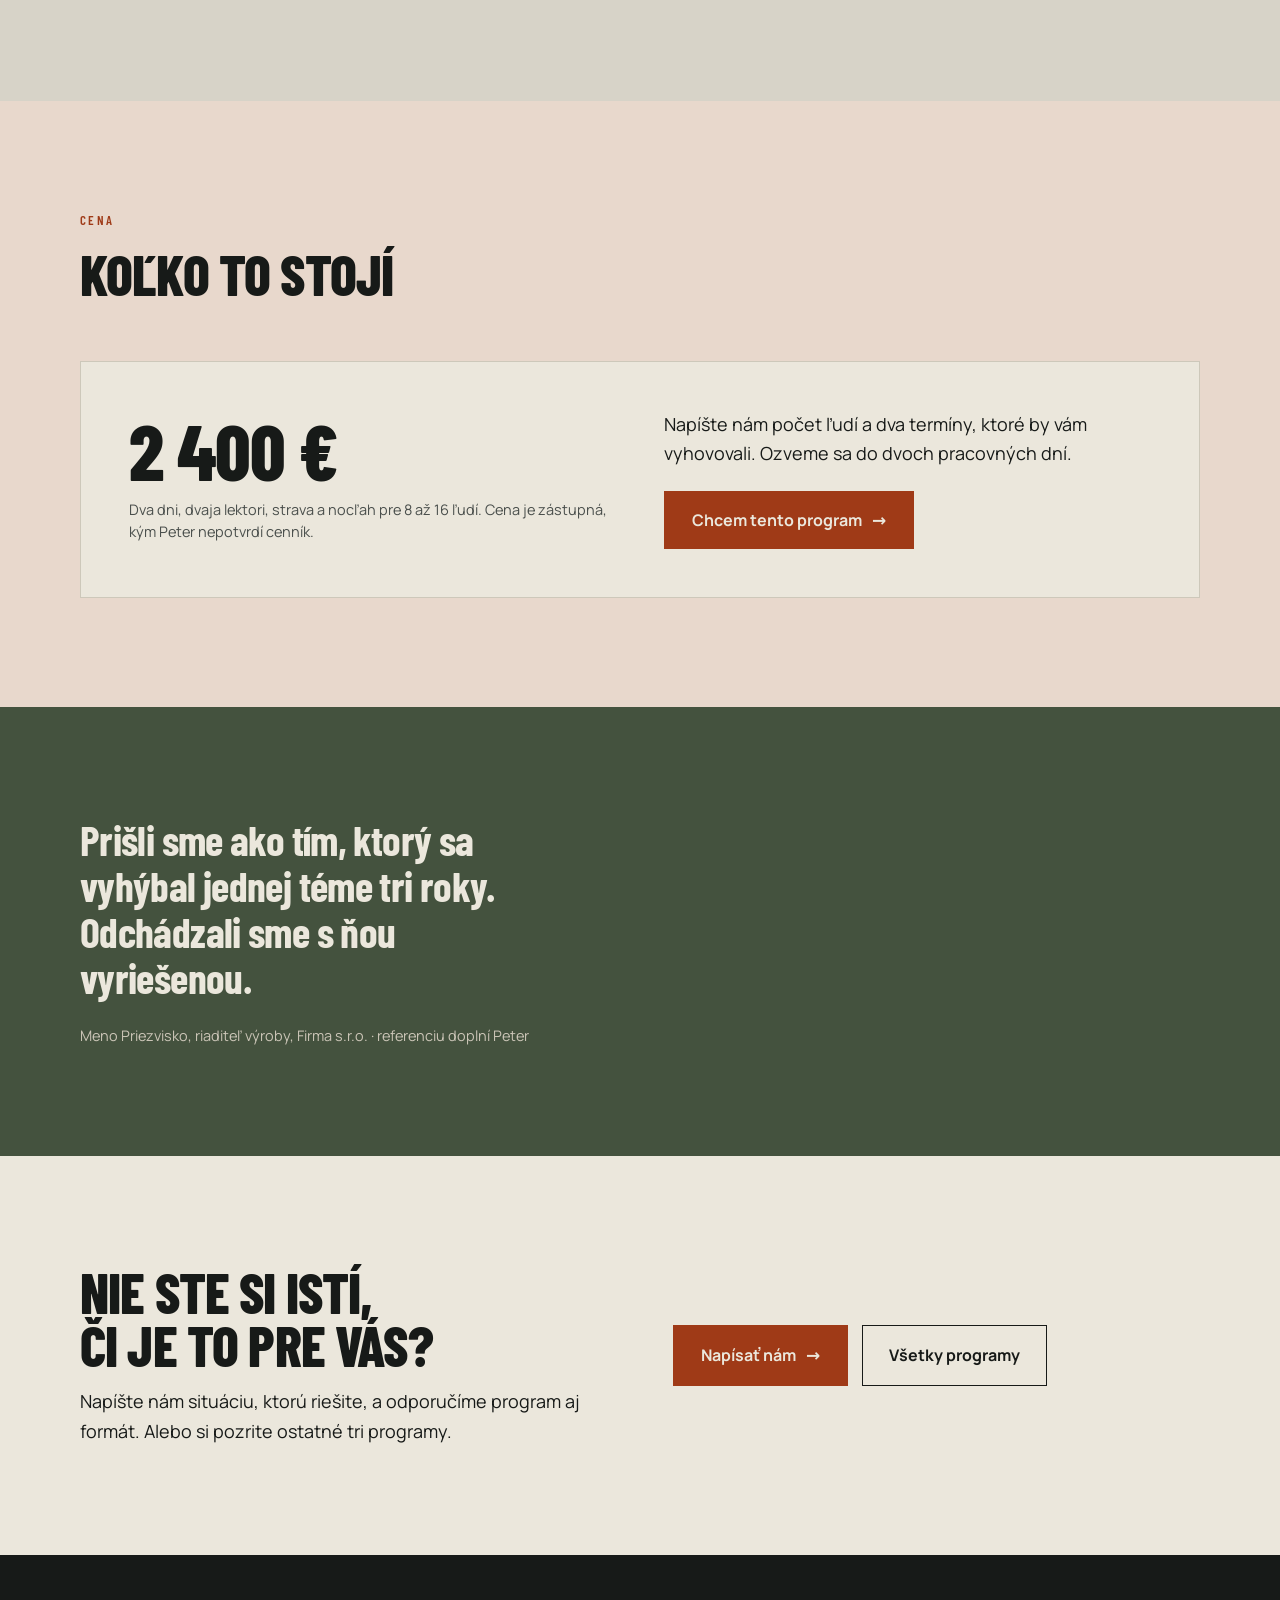
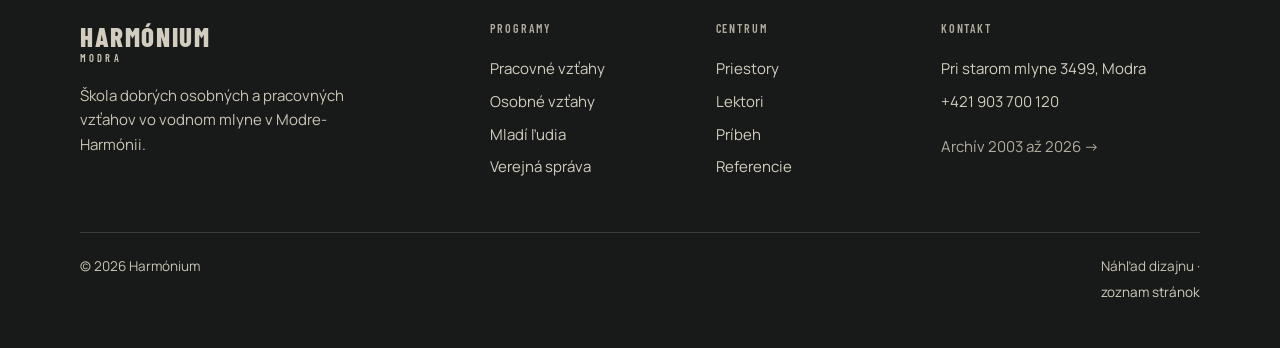
<file: program-pcm.html>
<!doctype html>
<html lang="sk">
<head>
<meta charset="utf-8">
<meta name="robots" content="noindex, nofollow">
<meta name="viewport" content="width=device-width, initial-scale=1">
<title>Manažment pracovných vzťahov — Harmónium</title>
<link rel="preconnect" href="https://fonts.googleapis.com">
<link rel="preconnect" href="https://fonts.gstatic.com" crossorigin>
<link rel="stylesheet" href="https://fonts.googleapis.com/css2?family=Barlow+Condensed:wght@600;700;800&family=Manrope:wght@400;500;600;700&display=swap">
<link rel="stylesheet" href="styl.css">
</head>
<body>

<div class="preview-bar"><div class="wrap">
  <span>Harmónium &middot; náhľad nového webu</span>
  <span><a href="mapa.html">Zoznam všetkých stránok náhľadu</a></span>
</div></div>

<header class="nav"><div class="wrap">
  <a class="mark" href="index.html">Harmónium<small>Modra</small></a>
  <nav class="nav-links">
    <a href="skolenia.html" class="on">Školenia</a>
    <a href="priestory.html">Priestory</a>
    <a href="lektori.html">Lektori</a>
    <a href="pribeh.html">Príbeh</a>
    <a href="referencie.html">Referencie</a>
  </nav>
  <a class="btn" href="kontakt.html">Mám záujem <span class="ar">&rarr;</span></a>
</div></header>

<div class="crumb"><div class="wrap"><a href="index.html">Úvod</a> &rsaquo; <a href="skolenia.html">Školenia</a> &rsaquo; Manažment pracovných vzťahov</div></div>

<main>
<section class="top"><div class="wrap">
  <p class="tag">PCM &middot; Person Centered Management &middot; Pre manažérov, lídrov a tímy</p>
  <h1 class="display">Manažment<br>pracovných vzťahov</h1>
  <p class="lead">Ako viesť ľudí s rešpektom, jasne komunikovať očakávania a vytvárať prostredie, v ktorom sa dá spolupracovať. Na vlastných situáciách z vášho tímu.</p>
  <a class="btn" href="#cena">Pozrieť cenu <span class="ar">&rarr;</span></a>
  <div class="meta-row"><div><b>2 dni</b><span>s nocľahom v mlyne</span></div><div><b>8 až 16</b><span>ľudí v skupine</span></div><div><b>2 lektori</b><span>počas celého workshopu</span></div><div><b>Modra</b><span>40 minút z Bratislavy</span></div></div>
</div></section>
<section class="band b-piesok-svetly"><div class="wrap">
  <div class="sec-head"><p class="tag">Pre koho to je</p><h2 class="h2">Komu to pomôže,<br>komu nie</h2></div>
  <div class="two-col">
    <div><p class="tag quiet" style="margin-bottom:14px">Dáva to zmysel, ak</p><ul class="contact-list" style="color:var(--text-2)"><li>porady sú ticho a rozhodnutia padajú na chodbe</li><li>viete o konflikte, ale neviete ho otvoriť</li><li>spätná väzba sa u vás dáva raz ročne a všetkým rovnako</li><li>tím vám prestal nosiť zlé správy</li></ul></div>
    <div><p class="tag quiet" style="margin-bottom:14px">Nedáva to zmysel, ak</p><ul class="contact-list quiet"><li>hľadáte prednášku, ktorú si vypočujete</li><li>chcete poslať tím a sami neprísť</li><li>čakáte, že sa dva dni vyriešia bez vašej práce potom</li></ul></div>
  </div>
</div></section>

<section class="band b-mach on-dark"><div class="wrap">
  <div class="sec-head"><p class="tag">Obsah programu</p><h2 class="h2">Čo si odnesiete</h2>
  <p class="lead">Štyri zručnosti PCA aplikované na situácie, s ktorými prichádzate.</p></div>
  <div class="skills" style="border-color:rgba(235,231,220,.26)"><div class="skill"><h3 class="h3">Vedenie rozhovoru</h3><p>Ako otvoriť tému, ktorej sa tím vyhýba, a doviesť rozhovor k dohode, nie k hádke.</p></div><div class="skill"><h3 class="h3">Delegovanie</h3><p>Ako zadať prácu tak, aby bolo jasné, čo je hotové, a aby sa nevracala späť.</p></div><div class="skill"><h3 class="h3">Spätná väzba</h3><p>Konkrétna, včas a bez zovšeobecňovania. Tak, aby ju človek uniesol a použil.</p></div><div class="skill"><h3 class="h3">Konflikty v tíme</h3><p>Ako zostať verný svojim hodnotám a zároveň brať vážne názor druhého.</p></div></div>
</div></section>

<section class="band b-piesok"><div class="wrap">
  <div class="sec-head"><p class="tag">Priebeh</p><h2 class="h2">Ako vyzerá prvý deň</h2>
  <p class="lead">Druhý deň je kratší a celý na vašich situáciách.</p></div>
  <div class="price-wrap"><div class="price-row" style="grid-template-columns:120px 1fr"><div class="cost" style="color:var(--vinova); font-size:23px">9:00</div><div><p class="h3" style="margin-bottom:6px">Príchod a káva v hale</p><p class="small quiet" style="margin:0">Nie registrácia a menovky. Polhodina, kým sa ľudia prestanú tváriť ako na konferencii.</p></div></div><div class="price-row" style="grid-template-columns:120px 1fr"><div class="cost" style="color:var(--vinova); font-size:23px">9:30</div><div><p class="h3" style="margin-bottom:6px">Čo nás sem priviedlo</p><p class="small quiet" style="margin:0">Každý pomenuje jednu situáciu, ktorá sa mu opakuje. Z nich sa skladá program dňa.</p></div></div><div class="price-row" style="grid-template-columns:120px 1fr"><div class="cost" style="color:var(--vinova); font-size:23px">11:00</div><div><p class="h3" style="margin-bottom:6px">Prvý nácvik</p><p class="small quiet" style="margin:0">Dvojice, reálne vety, okamžitá spätná väzba od lektora. Žiadne modelové situácie z knihy.</p></div></div><div class="price-row" style="grid-template-columns:120px 1fr"><div class="cost" style="color:var(--vinova); font-size:23px">13:00</div><div><p class="h3" style="margin-bottom:6px">Obed na terase</p><p class="small quiet" style="margin:0">Varíme na mieste. Obed je súčasťou ceny aj súčasťou workshopu.</p></div></div><div class="price-row" style="grid-template-columns:120px 1fr"><div class="cost" style="color:var(--vinova); font-size:23px">14:30</div><div><p class="h3" style="margin-bottom:6px">Ťažký rozhovor</p><p class="small quiet" style="margin:0">Poobede ide každý do situácie, ktorej sa vyhýba. S lektorom vedľa seba.</p></div></div><div class="price-row" style="grid-template-columns:120px 1fr"><div class="cost" style="color:var(--vinova); font-size:23px">18:00</div><div><p class="h3" style="margin-bottom:6px">Večer pri krbe</p><p class="small quiet" style="margin:0">Nie je to program. Je to miesto, kde sa dohovorí to, čo sa cez deň otvorilo.</p></div></div></div>
</div></section>

<section class="band b-hlina" id="cena"><div class="wrap">
  <div class="sec-head"><p class="tag">Cena</p><h2 class="h2">Koľko to stojí</h2></div>
  <div class="price-wrap" style="padding:clamp(28px,4vw,48px)">
    <div class="two-col" style="gap:48px; align-items:center">
      <div>
        <p style="font-family:'Barlow Condensed',sans-serif; font-weight:800; font-size:clamp(48px,6.4vw,78px); line-height:.92; letter-spacing:-.02em; margin:0 0 12px">2 400 &euro;</p>
        <p class="small quiet" style="margin:0">Dva dni, dvaja lektori, strava a nocľah pre 8 až 16 ľudí. Cena je zástupná, kým Peter nepotvrdí cenník.</p>
      </div>
      <div>
        <p style="margin-bottom:22px">Napíšte nám počet ľudí a dva termíny, ktoré by vám vyhovovali. Ozveme sa do dvoch pracovných dní.</p>
        <a class="btn" href="kontakt.html">Chcem tento program <span class="ar">&rarr;</span></a>
      </div>
    </div>
  </div>
</div></section>

<section class="band b-mach on-dark"><div class="wrap">
  <p style="font-family:'Barlow Condensed',sans-serif; font-weight:700; font-size:clamp(26px,3.6vw,42px); line-height:1.1; letter-spacing:-.015em; max-width:22ch; margin:0 0 24px">Prišli sme ako tím, ktorý sa vyhýbal jednej téme tri roky. Odchádzali sme s ňou vyriešenou.</p>
  <p class="small" style="color:var(--na-tmavom-2); margin:0">Meno Priezvisko, riaditeľ výroby, Firma s.r.o. &middot; referenciu doplní Peter</p>
</div></section>

<section class="band b-piesok-svetly"><div class="wrap">
  <div class="two-col" style="align-items:center">
    <div><h2 class="h2" style="margin-bottom:16px">Nie ste si istí,<br>či je to pre vás?</h2>
    <p class="measure" style="margin-bottom:0">Napíšte nám situáciu, ktorú riešite, a odporučíme program aj formát. Alebo si pozrite ostatné tri programy.</p></div>
    <div style="display:flex; gap:14px; flex-wrap:wrap">
      <a class="btn" href="kontakt.html">Napísať nám <span class="ar">&rarr;</span></a>
      <a class="btn-ghost" href="skolenia.html">Všetky programy</a>
    </div>
  </div>
</div></section>
</main>

<footer class="foot"><div class="wrap">
  <div class="foot-grid">
    <div>
      <a class="mark" href="index.html">Harmónium<small>Modra</small></a>
      <p style="margin-top:16px; max-width:32ch">Škola dobrých osobných a pracovných vzťahov vo vodnom mlyne v Modre-Harmónii.</p>
    </div>
    <div>
      <h4>Programy</h4>
      <a href="program-pcm.html">Pracovné vzťahy</a>
      <a href="program-pca.html">Osobné vzťahy</a>
      <a href="program-mladi.html">Mladí ľudia</a>
      <a href="program-sprava.html">Verejná správa</a>
    </div>
    <div>
      <h4>Centrum</h4>
      <a href="priestory.html">Priestory</a>
      <a href="lektori.html">Lektori</a>
      <a href="pribeh.html">Príbeh</a>
      <a href="referencie.html">Referencie</a>
    </div>
    <div>
      <h4>Kontakt</h4>
      <a href="kontakt.html">Pri starom mlyne 3499, Modra</a>
      <a href="tel:+421903700120">+421 903 700 120</a>
      <a href="https://centrumharmonium.sk/archiv" style="margin-top:12px; color:#b3ada0">Archív 2003 až 2026 &rarr;</a>
    </div>
  </div>
  <div class="foot-bottom">
    <span>&copy; 2026 Harmónium</span>
    <span>Náhľad dizajnu &middot; <a href="mapa.html">zoznam stránok</a></span>
  </div>
</div></footer>

</body>
</html>
</file>
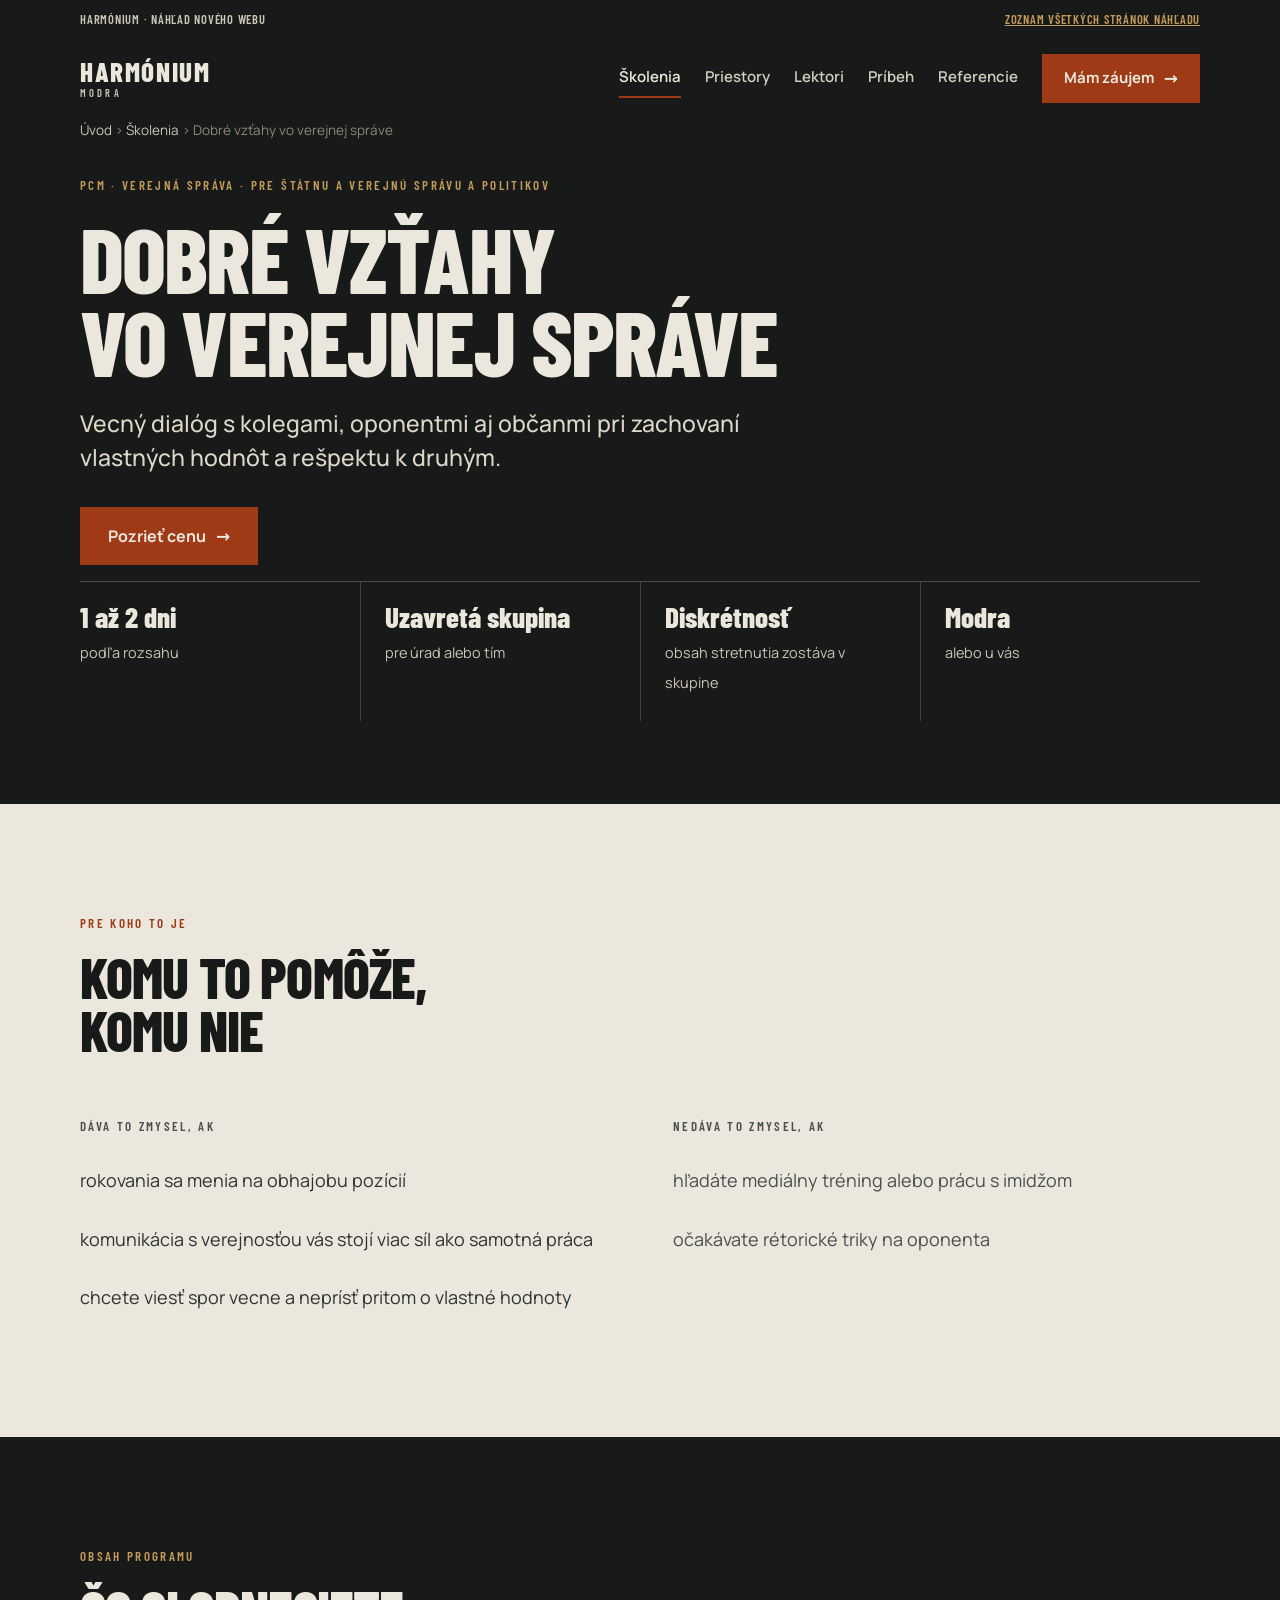
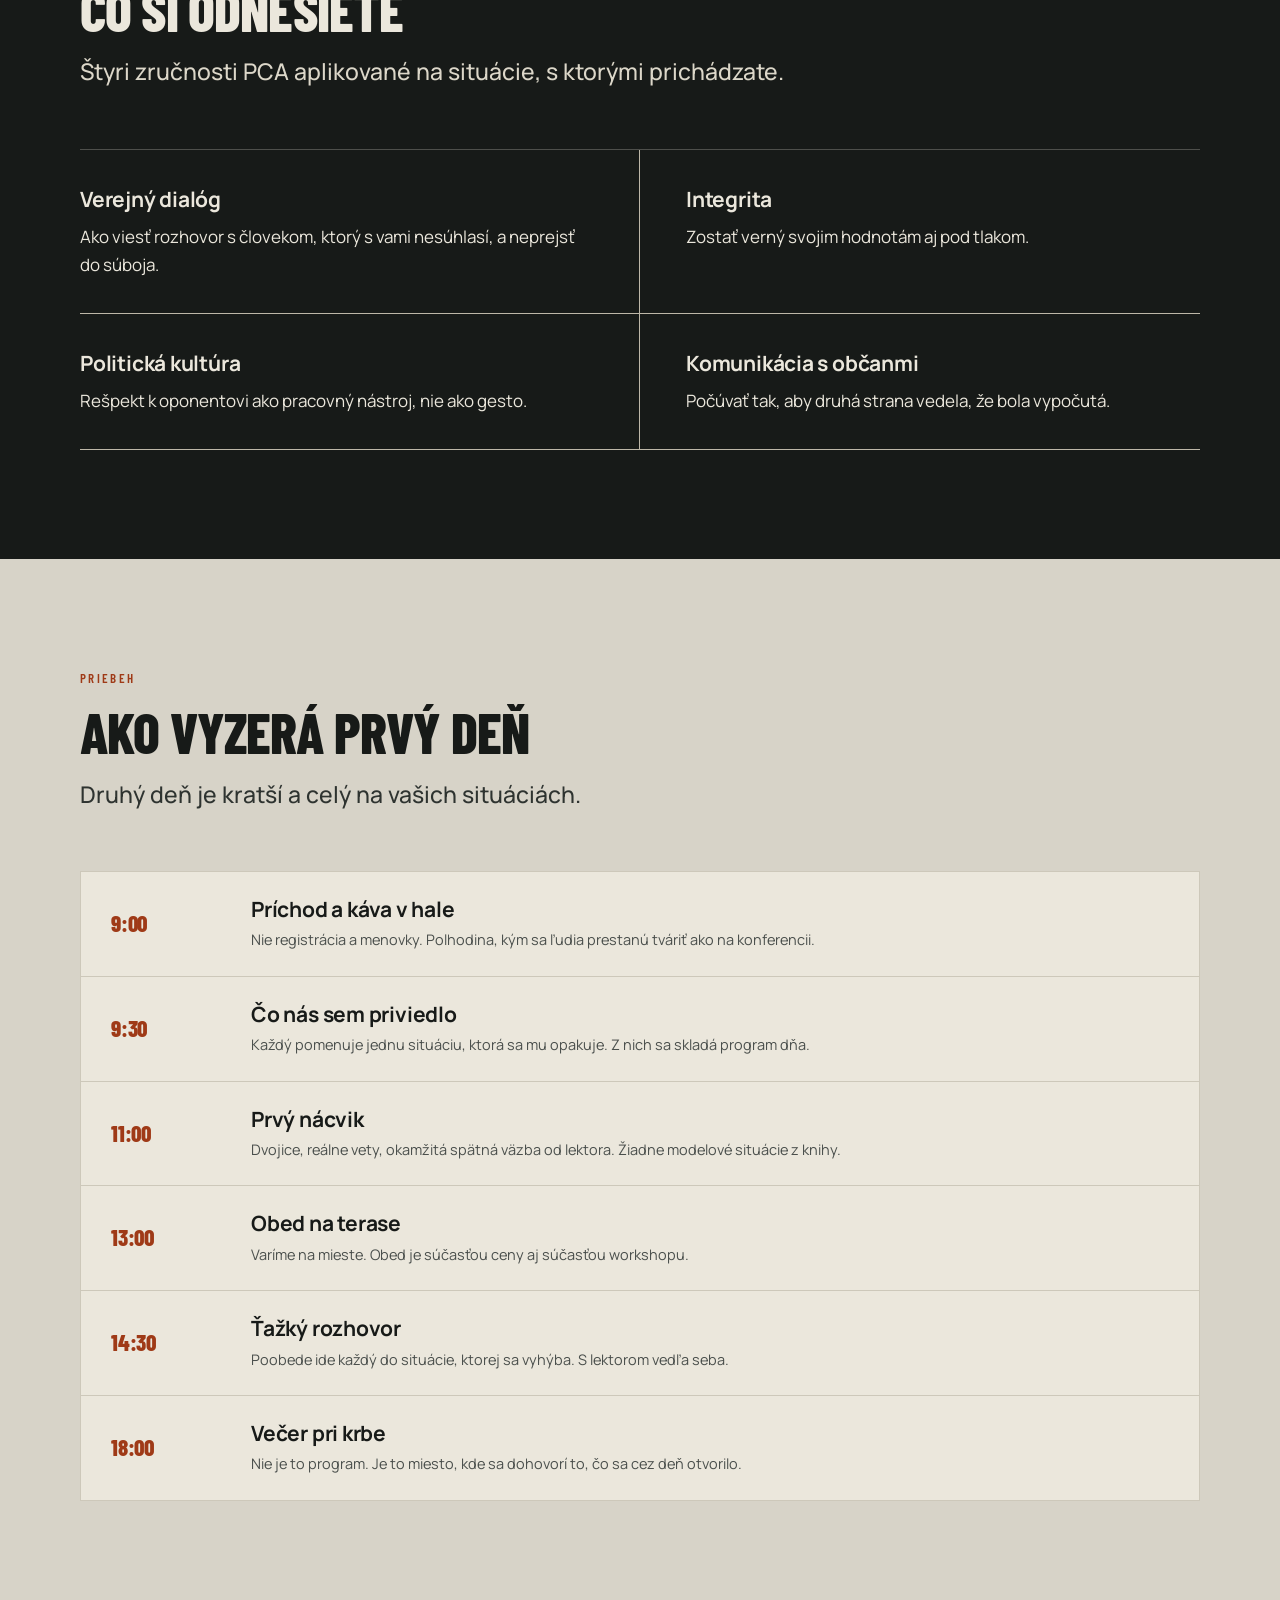
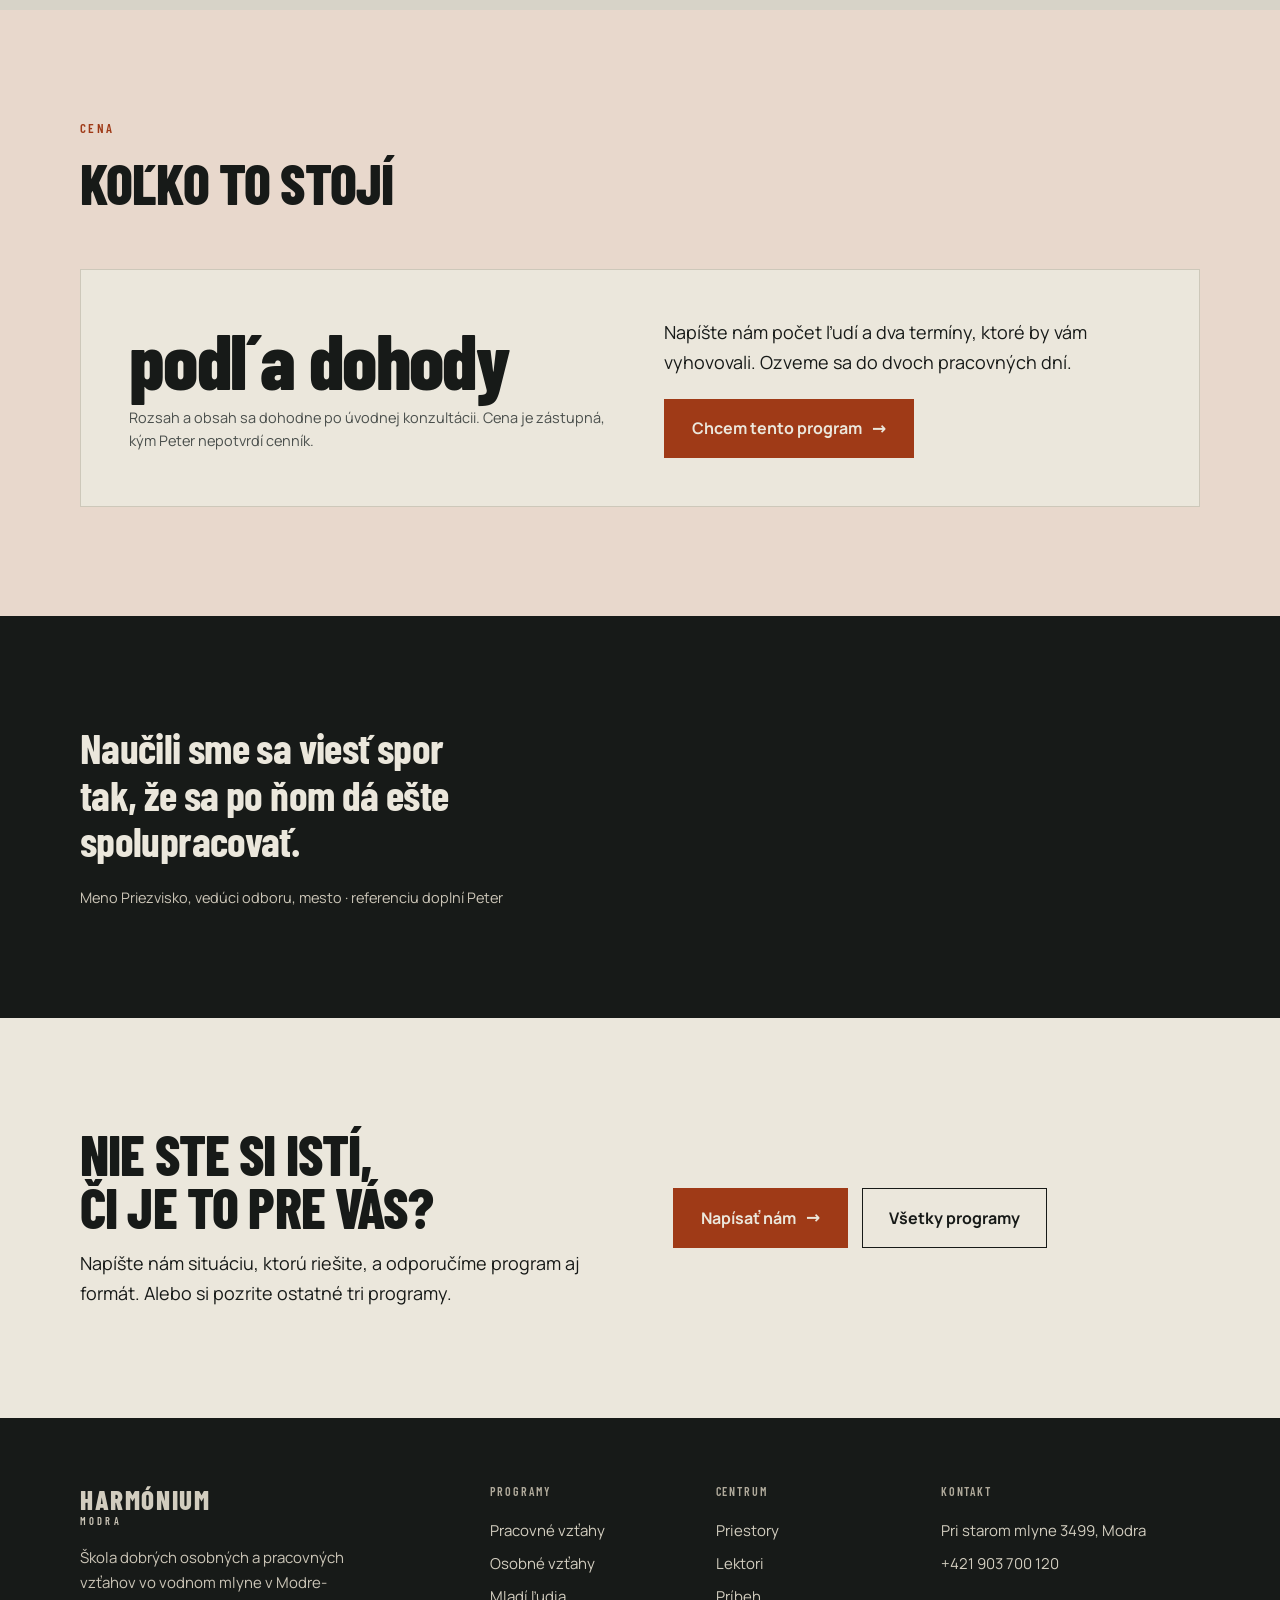
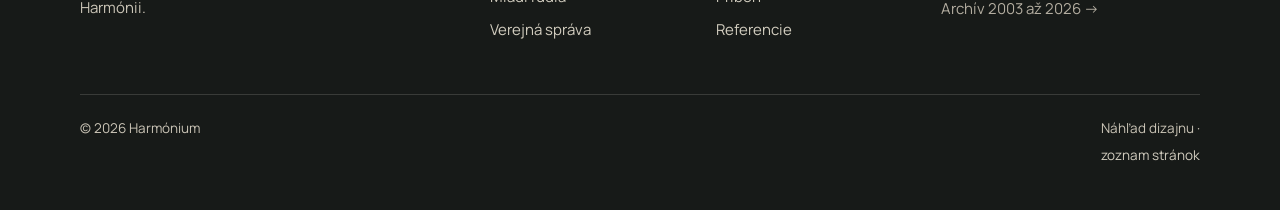
<file: program-sprava.html>
<!doctype html>
<html lang="sk">
<head>
<meta charset="utf-8">
<meta name="robots" content="noindex, nofollow">
<meta name="viewport" content="width=device-width, initial-scale=1">
<title>Dobré vzťahy vo verejnej správe — Harmónium</title>
<link rel="preconnect" href="https://fonts.googleapis.com">
<link rel="preconnect" href="https://fonts.gstatic.com" crossorigin>
<link rel="stylesheet" href="https://fonts.googleapis.com/css2?family=Barlow+Condensed:wght@600;700;800&family=Manrope:wght@400;500;600;700&display=swap">
<link rel="stylesheet" href="styl.css">
</head>
<body>

<div class="preview-bar"><div class="wrap">
  <span>Harmónium &middot; náhľad nového webu</span>
  <span><a href="mapa.html">Zoznam všetkých stránok náhľadu</a></span>
</div></div>

<header class="nav"><div class="wrap">
  <a class="mark" href="index.html">Harmónium<small>Modra</small></a>
  <nav class="nav-links">
    <a href="skolenia.html" class="on">Školenia</a>
    <a href="priestory.html">Priestory</a>
    <a href="lektori.html">Lektori</a>
    <a href="pribeh.html">Príbeh</a>
    <a href="referencie.html">Referencie</a>
  </nav>
  <a class="btn" href="kontakt.html">Mám záujem <span class="ar">&rarr;</span></a>
</div></header>

<div class="crumb"><div class="wrap"><a href="index.html">Úvod</a> &rsaquo; <a href="skolenia.html">Školenia</a> &rsaquo; Dobré vzťahy vo verejnej správe</div></div>

<main>
<section class="top"><div class="wrap">
  <p class="tag">PCM &middot; verejná správa &middot; Pre štátnu a verejnú správu a politikov</p>
  <h1 class="display">Dobré vzťahy<br>vo verejnej správe</h1>
  <p class="lead">Vecný dialóg s kolegami, oponentmi aj občanmi pri zachovaní vlastných hodnôt a rešpektu k druhým.</p>
  <a class="btn" href="#cena">Pozrieť cenu <span class="ar">&rarr;</span></a>
  <div class="meta-row"><div><b>1 až 2 dni</b><span>podľa rozsahu</span></div><div><b>Uzavretá skupina</b><span>pre úrad alebo tím</span></div><div><b>Diskrétnosť</b><span>obsah stretnutia zostáva v skupine</span></div><div><b>Modra</b><span>alebo u vás</span></div></div>
</div></section>
<section class="band b-piesok-svetly"><div class="wrap">
  <div class="sec-head"><p class="tag">Pre koho to je</p><h2 class="h2">Komu to pomôže,<br>komu nie</h2></div>
  <div class="two-col">
    <div><p class="tag quiet" style="margin-bottom:14px">Dáva to zmysel, ak</p><ul class="contact-list" style="color:var(--text-2)"><li>rokovania sa menia na obhajobu pozícií</li><li>komunikácia s verejnosťou vás stojí viac síl ako samotná práca</li><li>chcete viesť spor vecne a neprísť pritom o vlastné hodnoty</li></ul></div>
    <div><p class="tag quiet" style="margin-bottom:14px">Nedáva to zmysel, ak</p><ul class="contact-list quiet"><li>hľadáte mediálny tréning alebo prácu s imidžom</li><li>očakávate rétorické triky na oponenta</li></ul></div>
  </div>
</div></section>

<section class="band b-mlyn on-dark"><div class="wrap">
  <div class="sec-head"><p class="tag">Obsah programu</p><h2 class="h2">Čo si odnesiete</h2>
  <p class="lead">Štyri zručnosti PCA aplikované na situácie, s ktorými prichádzate.</p></div>
  <div class="skills" style="border-color:rgba(235,231,220,.26)"><div class="skill"><h3 class="h3">Verejný dialóg</h3><p>Ako viesť rozhovor s človekom, ktorý s vami nesúhlasí, a neprejsť do súboja.</p></div><div class="skill"><h3 class="h3">Integrita</h3><p>Zostať verný svojim hodnotám aj pod tlakom.</p></div><div class="skill"><h3 class="h3">Politická kultúra</h3><p>Rešpekt k oponentovi ako pracovný nástroj, nie ako gesto.</p></div><div class="skill"><h3 class="h3">Komunikácia s občanmi</h3><p>Počúvať tak, aby druhá strana vedela, že bola vypočutá.</p></div></div>
</div></section>

<section class="band b-piesok"><div class="wrap">
  <div class="sec-head"><p class="tag">Priebeh</p><h2 class="h2">Ako vyzerá prvý deň</h2>
  <p class="lead">Druhý deň je kratší a celý na vašich situáciách.</p></div>
  <div class="price-wrap"><div class="price-row" style="grid-template-columns:120px 1fr"><div class="cost" style="color:var(--vinova); font-size:23px">9:00</div><div><p class="h3" style="margin-bottom:6px">Príchod a káva v hale</p><p class="small quiet" style="margin:0">Nie registrácia a menovky. Polhodina, kým sa ľudia prestanú tváriť ako na konferencii.</p></div></div><div class="price-row" style="grid-template-columns:120px 1fr"><div class="cost" style="color:var(--vinova); font-size:23px">9:30</div><div><p class="h3" style="margin-bottom:6px">Čo nás sem priviedlo</p><p class="small quiet" style="margin:0">Každý pomenuje jednu situáciu, ktorá sa mu opakuje. Z nich sa skladá program dňa.</p></div></div><div class="price-row" style="grid-template-columns:120px 1fr"><div class="cost" style="color:var(--vinova); font-size:23px">11:00</div><div><p class="h3" style="margin-bottom:6px">Prvý nácvik</p><p class="small quiet" style="margin:0">Dvojice, reálne vety, okamžitá spätná väzba od lektora. Žiadne modelové situácie z knihy.</p></div></div><div class="price-row" style="grid-template-columns:120px 1fr"><div class="cost" style="color:var(--vinova); font-size:23px">13:00</div><div><p class="h3" style="margin-bottom:6px">Obed na terase</p><p class="small quiet" style="margin:0">Varíme na mieste. Obed je súčasťou ceny aj súčasťou workshopu.</p></div></div><div class="price-row" style="grid-template-columns:120px 1fr"><div class="cost" style="color:var(--vinova); font-size:23px">14:30</div><div><p class="h3" style="margin-bottom:6px">Ťažký rozhovor</p><p class="small quiet" style="margin:0">Poobede ide každý do situácie, ktorej sa vyhýba. S lektorom vedľa seba.</p></div></div><div class="price-row" style="grid-template-columns:120px 1fr"><div class="cost" style="color:var(--vinova); font-size:23px">18:00</div><div><p class="h3" style="margin-bottom:6px">Večer pri krbe</p><p class="small quiet" style="margin:0">Nie je to program. Je to miesto, kde sa dohovorí to, čo sa cez deň otvorilo.</p></div></div></div>
</div></section>

<section class="band b-hlina" id="cena"><div class="wrap">
  <div class="sec-head"><p class="tag">Cena</p><h2 class="h2">Koľko to stojí</h2></div>
  <div class="price-wrap" style="padding:clamp(28px,4vw,48px)">
    <div class="two-col" style="gap:48px; align-items:center">
      <div>
        <p style="font-family:'Barlow Condensed',sans-serif; font-weight:800; font-size:clamp(48px,6.4vw,78px); line-height:.92; letter-spacing:-.02em; margin:0 0 12px">podľa dohody</p>
        <p class="small quiet" style="margin:0">Rozsah a obsah sa dohodne po úvodnej konzultácii. Cena je zástupná, kým Peter nepotvrdí cenník.</p>
      </div>
      <div>
        <p style="margin-bottom:22px">Napíšte nám počet ľudí a dva termíny, ktoré by vám vyhovovali. Ozveme sa do dvoch pracovných dní.</p>
        <a class="btn" href="kontakt.html">Chcem tento program <span class="ar">&rarr;</span></a>
      </div>
    </div>
  </div>
</div></section>

<section class="band b-mlyn on-dark"><div class="wrap">
  <p style="font-family:'Barlow Condensed',sans-serif; font-weight:700; font-size:clamp(26px,3.6vw,42px); line-height:1.1; letter-spacing:-.015em; max-width:22ch; margin:0 0 24px">Naučili sme sa viesť spor tak, že sa po ňom dá ešte spolupracovať.</p>
  <p class="small" style="color:var(--na-tmavom-2); margin:0">Meno Priezvisko, vedúci odboru, mesto &middot; referenciu doplní Peter</p>
</div></section>

<section class="band b-piesok-svetly"><div class="wrap">
  <div class="two-col" style="align-items:center">
    <div><h2 class="h2" style="margin-bottom:16px">Nie ste si istí,<br>či je to pre vás?</h2>
    <p class="measure" style="margin-bottom:0">Napíšte nám situáciu, ktorú riešite, a odporučíme program aj formát. Alebo si pozrite ostatné tri programy.</p></div>
    <div style="display:flex; gap:14px; flex-wrap:wrap">
      <a class="btn" href="kontakt.html">Napísať nám <span class="ar">&rarr;</span></a>
      <a class="btn-ghost" href="skolenia.html">Všetky programy</a>
    </div>
  </div>
</div></section>
</main>

<footer class="foot"><div class="wrap">
  <div class="foot-grid">
    <div>
      <a class="mark" href="index.html">Harmónium<small>Modra</small></a>
      <p style="margin-top:16px; max-width:32ch">Škola dobrých osobných a pracovných vzťahov vo vodnom mlyne v Modre-Harmónii.</p>
    </div>
    <div>
      <h4>Programy</h4>
      <a href="program-pcm.html">Pracovné vzťahy</a>
      <a href="program-pca.html">Osobné vzťahy</a>
      <a href="program-mladi.html">Mladí ľudia</a>
      <a href="program-sprava.html">Verejná správa</a>
    </div>
    <div>
      <h4>Centrum</h4>
      <a href="priestory.html">Priestory</a>
      <a href="lektori.html">Lektori</a>
      <a href="pribeh.html">Príbeh</a>
      <a href="referencie.html">Referencie</a>
    </div>
    <div>
      <h4>Kontakt</h4>
      <a href="kontakt.html">Pri starom mlyne 3499, Modra</a>
      <a href="tel:+421903700120">+421 903 700 120</a>
      <a href="https://centrumharmonium.sk/archiv" style="margin-top:12px; color:#b3ada0">Archív 2003 až 2026 &rarr;</a>
    </div>
  </div>
  <div class="foot-bottom">
    <span>&copy; 2026 Harmónium</span>
    <span>Náhľad dizajnu &middot; <a href="mapa.html">zoznam stránok</a></span>
  </div>
</div></footer>

</body>
</html>
</file>
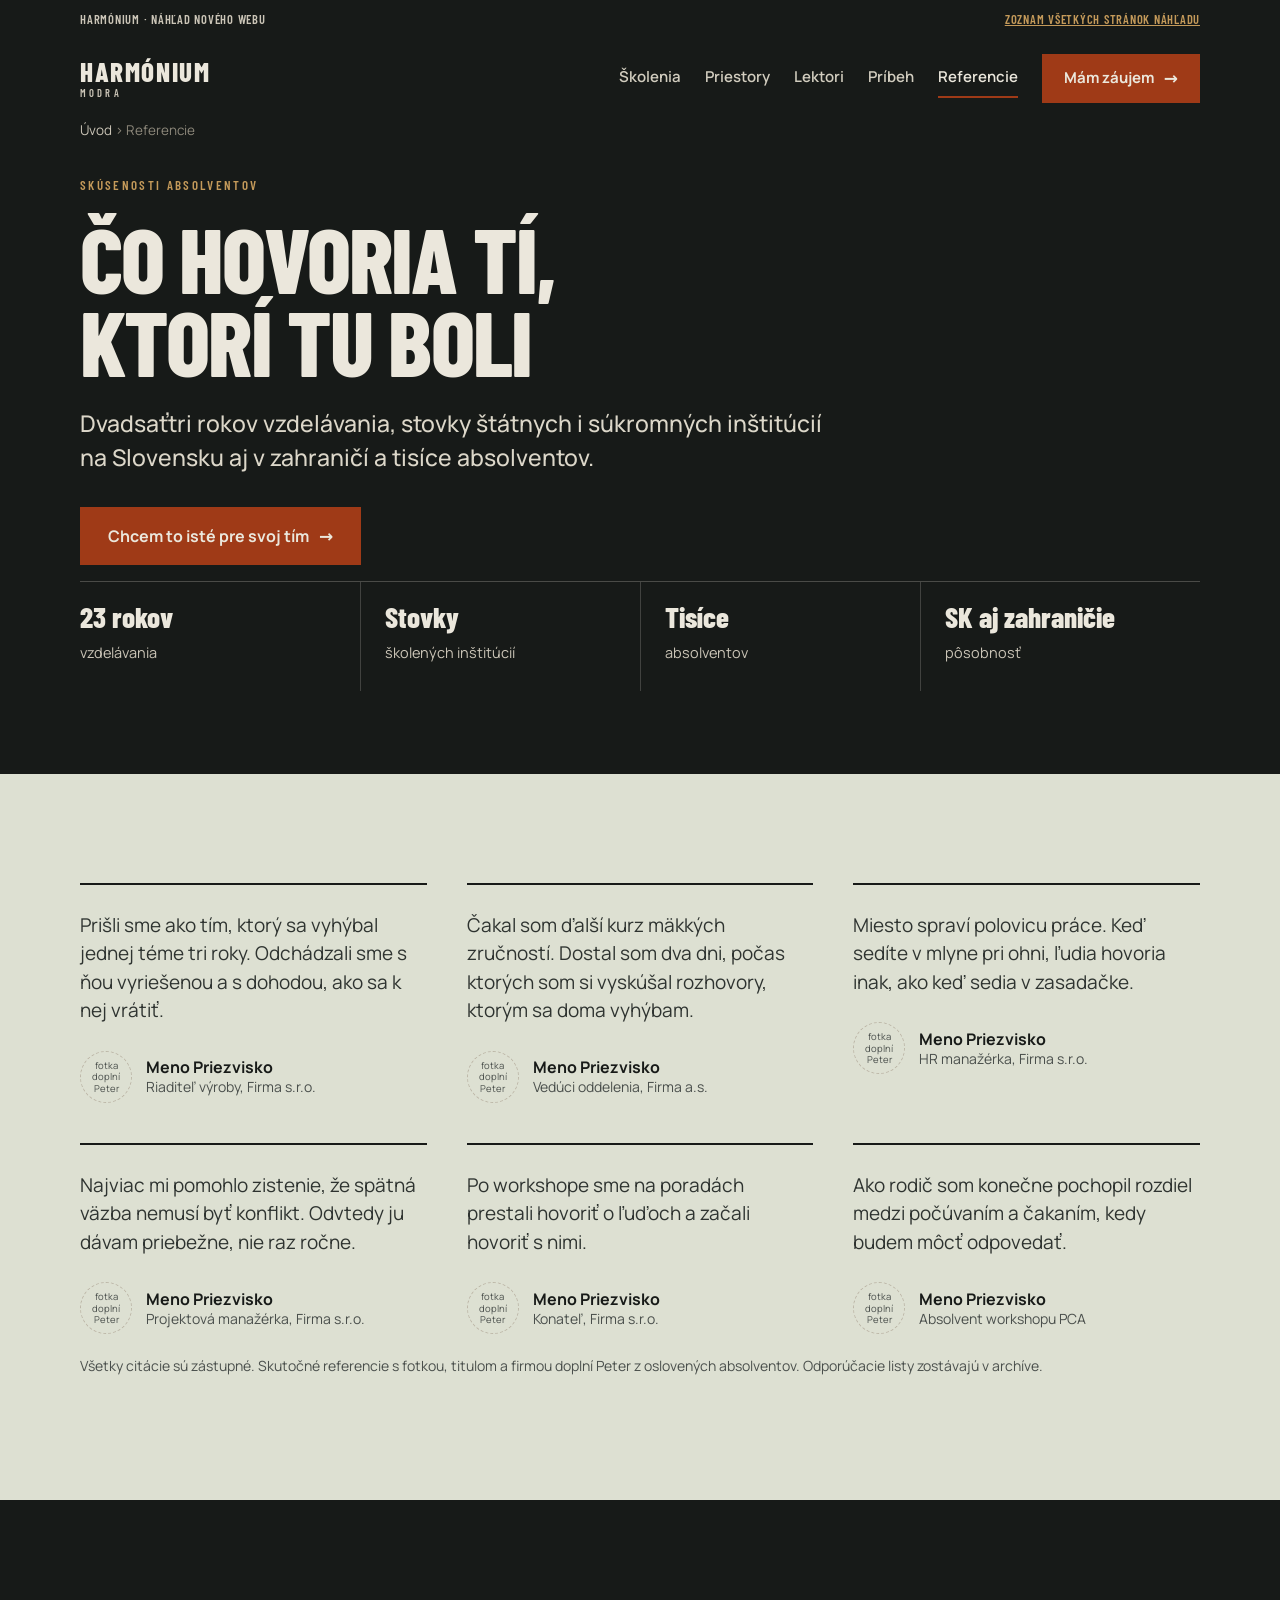
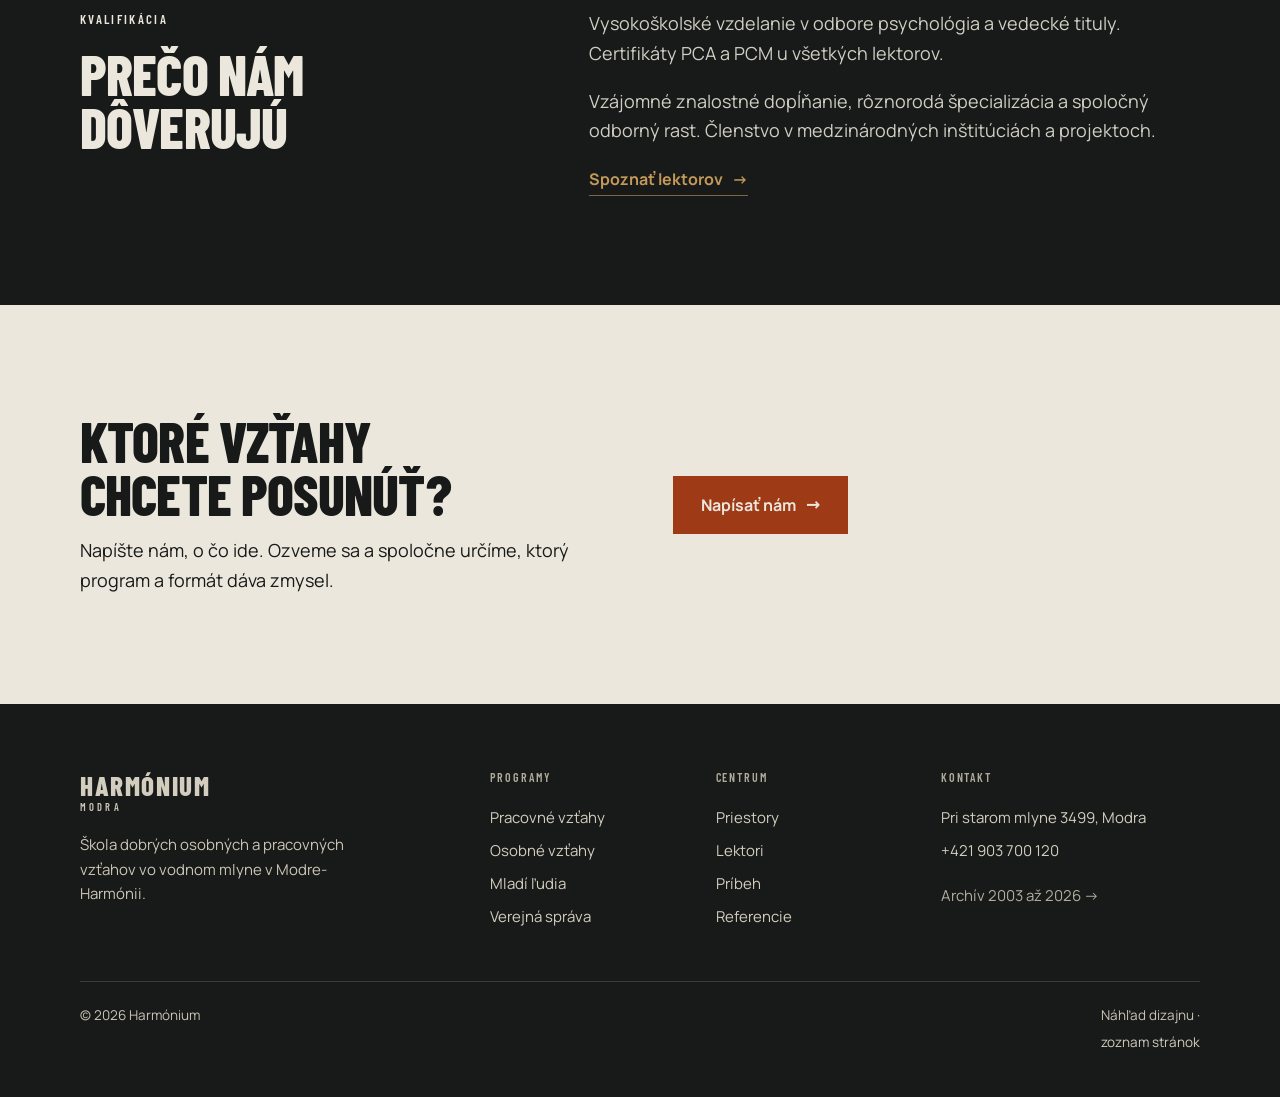
<file: referencie.html>
<!doctype html>
<html lang="sk">
<head>
<meta charset="utf-8">
<meta name="robots" content="noindex, nofollow">
<meta name="viewport" content="width=device-width, initial-scale=1">
<title>Referencie — Harmónium</title>
<link rel="preconnect" href="https://fonts.googleapis.com">
<link rel="preconnect" href="https://fonts.gstatic.com" crossorigin>
<link rel="stylesheet" href="https://fonts.googleapis.com/css2?family=Barlow+Condensed:wght@600;700;800&family=Manrope:wght@400;500;600;700&display=swap">
<link rel="stylesheet" href="styl.css">
</head>
<body>

<div class="preview-bar"><div class="wrap">
  <span>Harmónium &middot; náhľad nového webu</span>
  <span><a href="mapa.html">Zoznam všetkých stránok náhľadu</a></span>
</div></div>

<header class="nav"><div class="wrap">
  <a class="mark" href="index.html">Harmónium<small>Modra</small></a>
  <nav class="nav-links">
    <a href="skolenia.html">Školenia</a>
    <a href="priestory.html">Priestory</a>
    <a href="lektori.html">Lektori</a>
    <a href="pribeh.html">Príbeh</a>
    <a href="referencie.html" class="on">Referencie</a>
  </nav>
  <a class="btn" href="kontakt.html">Mám záujem <span class="ar">&rarr;</span></a>
</div></header>

<div class="crumb"><div class="wrap"><a href="index.html">Úvod</a> &rsaquo; Referencie</div></div>

<main>
<section class="top"><div class="wrap">
  <p class="tag">Skúsenosti absolventov</p>
  <h1 class="display">Čo hovoria tí,<br>ktorí tu boli</h1>
  <p class="lead">Dvadsaťtri rokov vzdelávania, stovky štátnych i súkromných inštitúcií na Slovensku aj v zahraničí a tisíce absolventov.</p>
  <a class="btn" href="kontakt.html">Chcem to isté pre svoj tím <span class="ar">&rarr;</span></a>
  <div class="meta-row"><div><b>23 rokov</b><span>vzdelávania</span></div><div><b>Stovky</b><span>školených inštitúcií</span></div><div><b>Tisíce</b><span>absolventov</span></div><div><b>SK aj zahraničie</b><span>pôsobnosť</span></div></div>
</div></section>

<section class="band b-salvia"><div class="wrap">
  <div class="refs"><div class="ref"><q>Prišli sme ako tím, ktorý sa vyhýbal jednej téme tri roky. Odchádzali sme s ňou vyriešenou a s dohodou, ako sa k nej vrátiť.</q><div class="who"><span class="av">fotka<br>doplní Peter</span><div><div class="nm">Meno Priezvisko</div><div class="co">Riaditeľ výroby, Firma s.r.o.</div></div></div></div><div class="ref"><q>Čakal som ďalší kurz mäkkých zručností. Dostal som dva dni, počas ktorých som si vyskúšal rozhovory, ktorým sa doma vyhýbam.</q><div class="who"><span class="av">fotka<br>doplní Peter</span><div><div class="nm">Meno Priezvisko</div><div class="co">Vedúci oddelenia, Firma a.s.</div></div></div></div><div class="ref"><q>Miesto spraví polovicu práce. Keď sedíte v mlyne pri ohni, ľudia hovoria inak, ako keď sedia v zasadačke.</q><div class="who"><span class="av">fotka<br>doplní Peter</span><div><div class="nm">Meno Priezvisko</div><div class="co">HR manažérka, Firma s.r.o.</div></div></div></div><div class="ref"><q>Najviac mi pomohlo zistenie, že spätná väzba nemusí byť konflikt. Odvtedy ju dávam priebežne, nie raz ročne.</q><div class="who"><span class="av">fotka<br>doplní Peter</span><div><div class="nm">Meno Priezvisko</div><div class="co">Projektová manažérka, Firma s.r.o.</div></div></div></div><div class="ref"><q>Po workshope sme na poradách prestali hovoriť o ľuďoch a začali hovoriť s nimi.</q><div class="who"><span class="av">fotka<br>doplní Peter</span><div><div class="nm">Meno Priezvisko</div><div class="co">Konateľ, Firma s.r.o.</div></div></div></div><div class="ref"><q>Ako rodič som konečne pochopil rozdiel medzi počúvaním a čakaním, kedy budem môcť odpovedať.</q><div class="who"><span class="av">fotka<br>doplní Peter</span><div><div class="nm">Meno Priezvisko</div><div class="co">Absolvent workshopu PCA</div></div></div></div></div>
  <p class="price-note">Všetky citácie sú zástupné. Skutočné referencie s fotkou, titulom a firmou doplní Peter z oslovených absolventov. Odporúčacie listy zostávajú v archíve.</p>
</div></section>

<section class="band b-mlyn on-dark"><div class="wrap">
  <div class="split">
    <div><p class="tag" style="color:var(--zlata-svetla); margin-bottom:16px">Kvalifikácia</p>
    <h2 class="h2">Prečo nám<br>dôverujú</h2></div>
    <div class="measure">
      <p style="color:rgba(235,231,220,.88)">Vysokoškolské vzdelanie v odbore psychológia a vedecké tituly. Certifikáty PCA a PCM u všetkých lektorov.</p>
      <p style="color:rgba(235,231,220,.88)">Vzájomné znalostné dopĺňanie, rôznorodá špecializácia a spoločný odborný rast. Členstvo v medzinárodných inštitúciách a projektoch.</p>
      <a class="link link-zlata" href="lektori.html">Spoznať lektorov <span class="ar">&rarr;</span></a>
    </div>
  </div>
</div></section>

<section class="band b-piesok-svetly"><div class="wrap">
  <div class="two-col" style="align-items:center">
    <div><h2 class="h2" style="margin-bottom:16px">Ktoré vzťahy<br>chcete posunúť?</h2>
    <p class="measure" style="margin-bottom:0">Napíšte nám, o čo ide. Ozveme sa a spoločne určíme, ktorý program a formát dáva zmysel.</p></div>
    <div><a class="btn" href="kontakt.html">Napísať nám <span class="ar">&rarr;</span></a></div>
  </div>
</div></section>
</main>

<footer class="foot"><div class="wrap">
  <div class="foot-grid">
    <div>
      <a class="mark" href="index.html">Harmónium<small>Modra</small></a>
      <p style="margin-top:16px; max-width:32ch">Škola dobrých osobných a pracovných vzťahov vo vodnom mlyne v Modre-Harmónii.</p>
    </div>
    <div>
      <h4>Programy</h4>
      <a href="program-pcm.html">Pracovné vzťahy</a>
      <a href="program-pca.html">Osobné vzťahy</a>
      <a href="program-mladi.html">Mladí ľudia</a>
      <a href="program-sprava.html">Verejná správa</a>
    </div>
    <div>
      <h4>Centrum</h4>
      <a href="priestory.html">Priestory</a>
      <a href="lektori.html">Lektori</a>
      <a href="pribeh.html">Príbeh</a>
      <a href="referencie.html">Referencie</a>
    </div>
    <div>
      <h4>Kontakt</h4>
      <a href="kontakt.html">Pri starom mlyne 3499, Modra</a>
      <a href="tel:+421903700120">+421 903 700 120</a>
      <a href="https://centrumharmonium.sk/archiv" style="margin-top:12px; color:#b3ada0">Archív 2003 až 2026 &rarr;</a>
    </div>
  </div>
  <div class="foot-bottom">
    <span>&copy; 2026 Harmónium</span>
    <span>Náhľad dizajnu &middot; <a href="mapa.html">zoznam stránok</a></span>
  </div>
</div></footer>

</body>
</html>
</file>
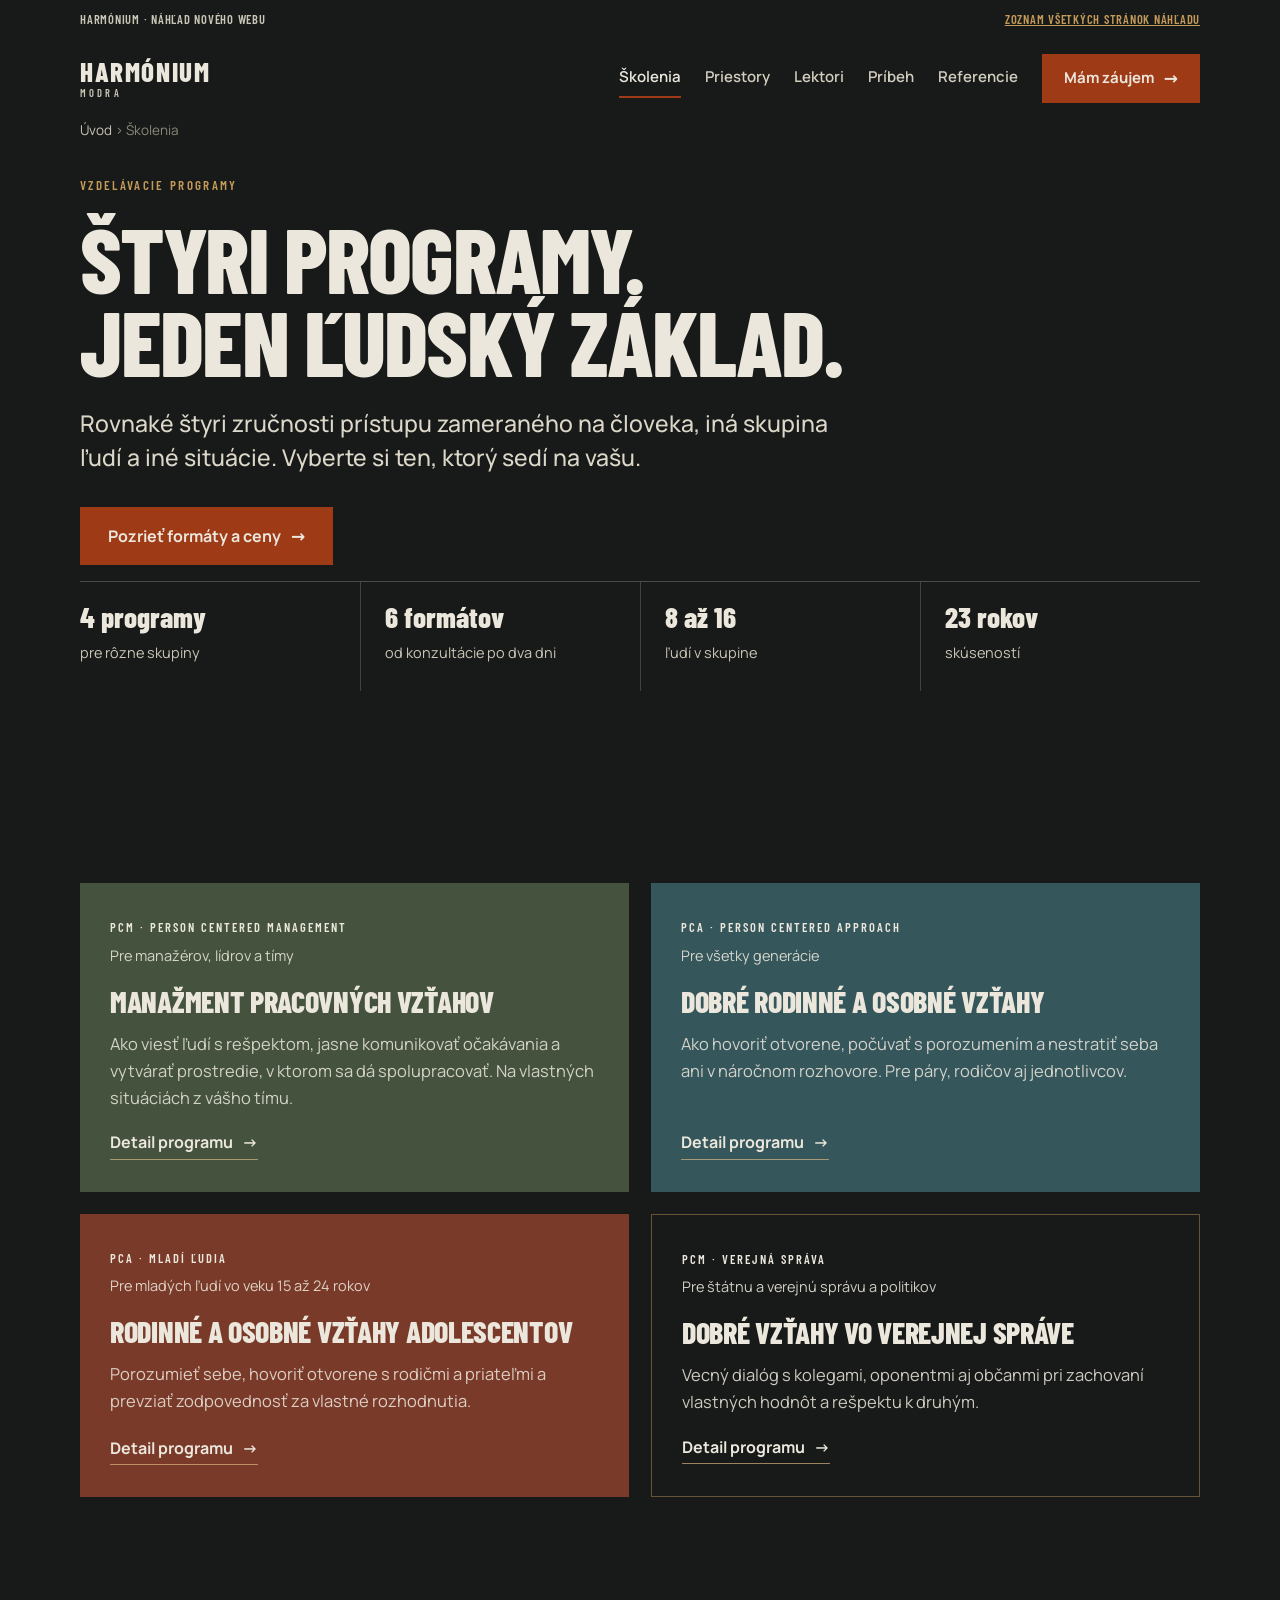
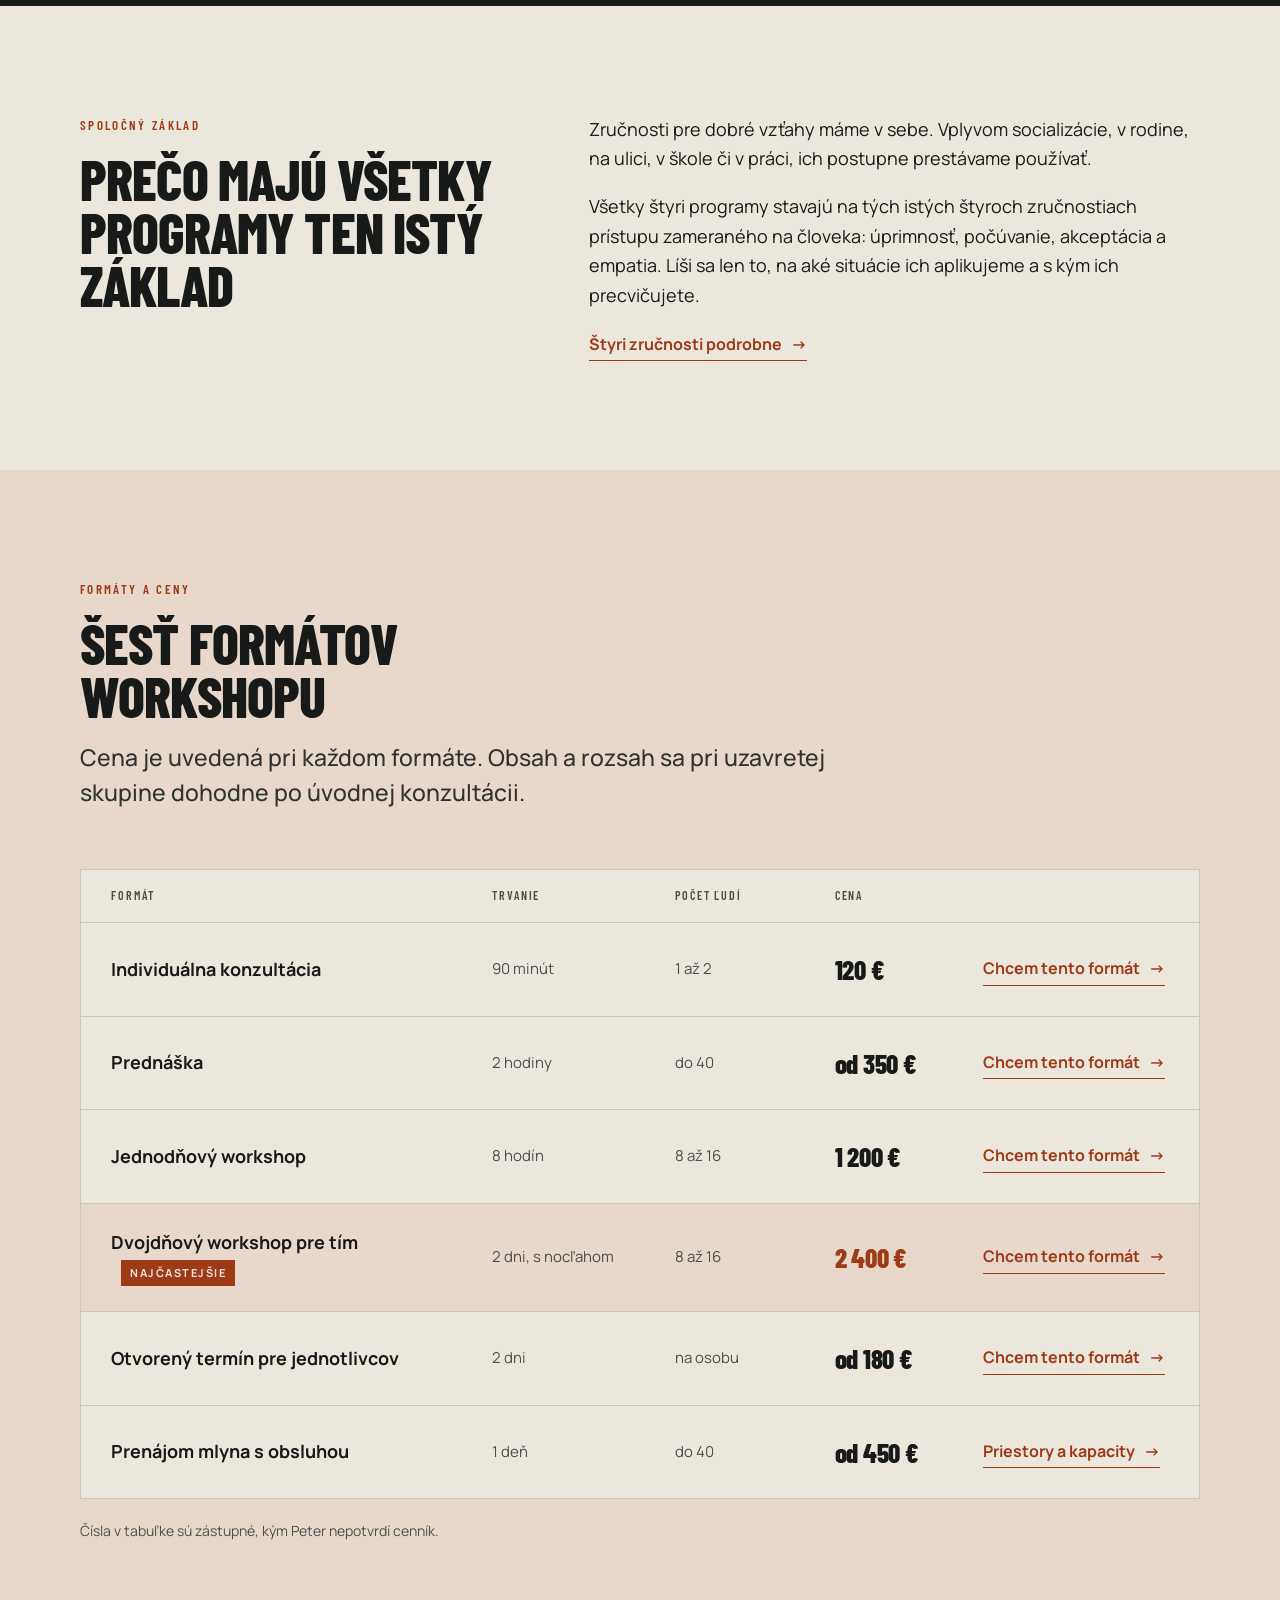
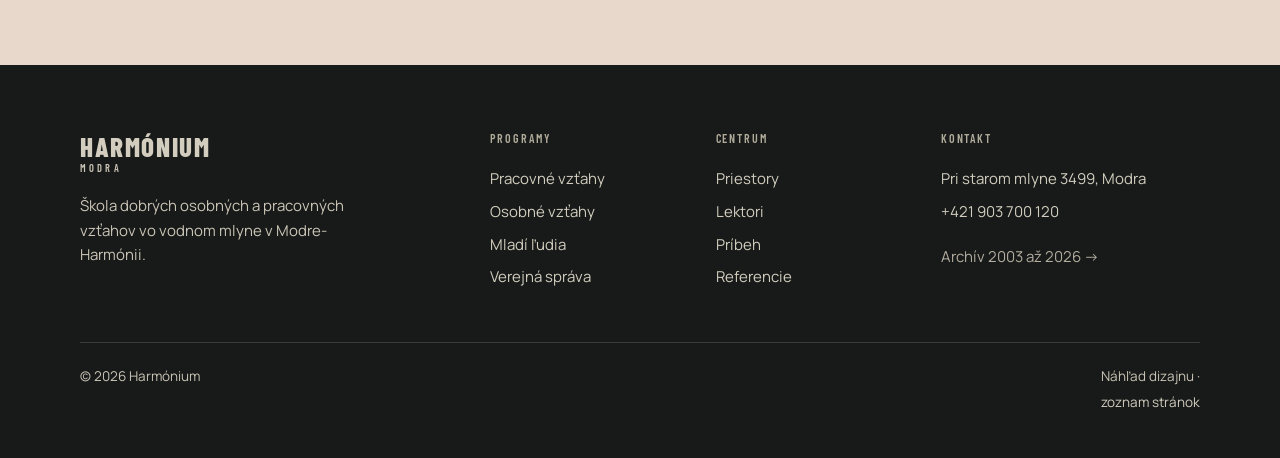
<file: skolenia.html>
<!doctype html>
<html lang="sk">
<head>
<meta charset="utf-8">
<meta name="robots" content="noindex, nofollow">
<meta name="viewport" content="width=device-width, initial-scale=1">
<title>Školenia — Harmónium</title>
<link rel="preconnect" href="https://fonts.googleapis.com">
<link rel="preconnect" href="https://fonts.gstatic.com" crossorigin>
<link rel="stylesheet" href="https://fonts.googleapis.com/css2?family=Barlow+Condensed:wght@600;700;800&family=Manrope:wght@400;500;600;700&display=swap">
<link rel="stylesheet" href="styl.css">
</head>
<body>

<div class="preview-bar"><div class="wrap">
  <span>Harmónium &middot; náhľad nového webu</span>
  <span><a href="mapa.html">Zoznam všetkých stránok náhľadu</a></span>
</div></div>

<header class="nav"><div class="wrap">
  <a class="mark" href="index.html">Harmónium<small>Modra</small></a>
  <nav class="nav-links">
    <a href="skolenia.html" class="on">Školenia</a>
    <a href="priestory.html">Priestory</a>
    <a href="lektori.html">Lektori</a>
    <a href="pribeh.html">Príbeh</a>
    <a href="referencie.html">Referencie</a>
  </nav>
  <a class="btn" href="kontakt.html">Mám záujem <span class="ar">&rarr;</span></a>
</div></header>

<div class="crumb"><div class="wrap"><a href="index.html">Úvod</a> &rsaquo; Školenia</div></div>

<main>
<section class="top"><div class="wrap">
  <p class="tag">Vzdelávacie programy</p>
  <h1 class="display">Štyri programy.<br>Jeden ľudský základ.</h1>
  <p class="lead">Rovnaké štyri zručnosti prístupu zameraného na človeka, iná skupina ľudí a iné situácie. Vyberte si ten, ktorý sedí na vašu.</p>
  <a class="btn" href="#ceny">Pozrieť formáty a ceny <span class="ar">&rarr;</span></a>
  <div class="meta-row"><div><b>4 programy</b><span>pre rôzne skupiny</span></div><div><b>6 formátov</b><span>od konzultácie po dva dni</span></div><div><b>8 až 16</b><span>ľudí v skupine</span></div><div><b>23 rokov</b><span>skúseností</span></div></div>
</div></section>

<section class="band b-mlyn on-dark"><div class="wrap">
  <div class="programy"><article class="program p-mach">
      <p class="kod">PCM &middot; Person Centered Management</p><p class="komu">Pre manažérov, lídrov a tímy</p>
      <h3>Manažment pracovných vzťahov</h3><p class="pop">Ako viesť ľudí s rešpektom, jasne komunikovať očakávania a vytvárať prostredie, v ktorom sa dá spolupracovať. Na vlastných situáciách z vášho tímu.</p>
      <a class="link link-zlata" href="program-pcm.html">Detail programu <span class="ar">&rarr;</span></a>
    </article><article class="program p-voda">
      <p class="kod">PCA &middot; Person Centered Approach</p><p class="komu">Pre všetky generácie</p>
      <h3>Dobré rodinné a osobné vzťahy</h3><p class="pop">Ako hovoriť otvorene, počúvať s porozumením a nestratiť seba ani v náročnom rozhovore. Pre páry, rodičov aj jednotlivcov.</p>
      <a class="link link-zlata" href="program-pca.html">Detail programu <span class="ar">&rarr;</span></a>
    </article><article class="program p-tehla">
      <p class="kod">PCA &middot; mladí ľudia</p><p class="komu">Pre mladých ľudí vo veku 15 až 24 rokov</p>
      <h3>Rodinné a osobné vzťahy adolescentov</h3><p class="pop">Porozumieť sebe, hovoriť otvorene s rodičmi a priateľmi a prevziať zodpovednosť za vlastné rozhodnutia.</p>
      <a class="link link-zlata" href="program-mladi.html">Detail programu <span class="ar">&rarr;</span></a>
    </article><article class="program p-mlyn">
      <p class="kod">PCM &middot; verejná správa</p><p class="komu">Pre štátnu a verejnú správu a politikov</p>
      <h3>Dobré vzťahy vo verejnej správe</h3><p class="pop">Vecný dialóg s kolegami, oponentmi aj občanmi pri zachovaní vlastných hodnôt a rešpektu k druhým.</p>
      <a class="link link-zlata" href="program-sprava.html">Detail programu <span class="ar">&rarr;</span></a>
    </article></div>
</div></section>

<section class="band b-piesok-svetly"><div class="wrap">
  <div class="split">
    <div><p class="tag" style="color:var(--vinova); margin-bottom:16px">Spoločný základ</p>
    <h2 class="h2">Prečo majú všetky<br>programy ten istý<br>základ</h2></div>
    <div class="measure">
      <p>Zručnosti pre dobré vzťahy máme v sebe. Vplyvom socializácie, v rodine, na ulici, v škole či v práci, ich postupne prestávame používať.</p>
      <p>Všetky štyri programy stavajú na tých istých štyroch zručnostiach prístupu zameraného na človeka: úprimnosť, počúvanie, akceptácia a empatia. Líši sa len to, na aké situácie ich aplikujeme a s kým ich precvičujete.</p>
      <a class="link" href="index.html">Štyri zručnosti podrobne <span class="ar">&rarr;</span></a>
    </div>
  </div>
</div></section>

<section class="band b-hlina" id="ceny"><div class="wrap">
  <div class="sec-head"><p class="tag">Formáty a ceny</p><h2 class="h2">Šesť formátov<br>workshopu</h2>
  <p class="lead">Cena je uvedená pri každom formáte. Obsah a rozsah sa pri uzavretej skupine dohodne po úvodnej konzultácii.</p></div>
  <div class="price-wrap">
    <div class="price-row price-head"><div>Formát</div><div>Trvanie</div><div>Počet ľudí</div><div>Cena</div><div></div></div>
    <div class="price-row"><div class="name">Individuálna konzultácia</div><div class="meta">90 minút</div><div class="meta">1 až 2</div><div class="cost">120 &euro;</div><div><a class="link" href="kontakt.html">Chcem tento formát <span class="ar">&rarr;</span></a></div></div>
    <div class="price-row"><div class="name">Prednáška</div><div class="meta">2 hodiny</div><div class="meta">do 40</div><div class="cost">od 350 &euro;</div><div><a class="link" href="kontakt.html">Chcem tento formát <span class="ar">&rarr;</span></a></div></div>
    <div class="price-row"><div class="name">Jednodňový workshop</div><div class="meta">8 hodín</div><div class="meta">8 až 16</div><div class="cost">1 200 &euro;</div><div><a class="link" href="kontakt.html">Chcem tento formát <span class="ar">&rarr;</span></a></div></div>
    <div class="price-row hi"><div class="name">Dvojdňový workshop pre tím<span class="badge">najčastejšie</span></div><div class="meta">2 dni, s nocľahom</div><div class="meta">8 až 16</div><div class="cost">2 400 &euro;</div><div><a class="link" href="kontakt.html">Chcem tento formát <span class="ar">&rarr;</span></a></div></div>
    <div class="price-row"><div class="name">Otvorený termín pre jednotlivcov</div><div class="meta">2 dni</div><div class="meta">na osobu</div><div class="cost">od 180 &euro;</div><div><a class="link" href="kontakt.html">Chcem tento formát <span class="ar">&rarr;</span></a></div></div>
    <div class="price-row"><div class="name">Prenájom mlyna s obsluhou</div><div class="meta">1 deň</div><div class="meta">do 40</div><div class="cost">od 450 &euro;</div><div><a class="link" href="priestory.html">Priestory a kapacity <span class="ar">&rarr;</span></a></div></div>
  </div>
  <p class="price-note">Čísla v tabuľke sú zástupné, kým Peter nepotvrdí cenník.</p>
</div></section>
</main>

<footer class="foot"><div class="wrap">
  <div class="foot-grid">
    <div>
      <a class="mark" href="index.html">Harmónium<small>Modra</small></a>
      <p style="margin-top:16px; max-width:32ch">Škola dobrých osobných a pracovných vzťahov vo vodnom mlyne v Modre-Harmónii.</p>
    </div>
    <div>
      <h4>Programy</h4>
      <a href="program-pcm.html">Pracovné vzťahy</a>
      <a href="program-pca.html">Osobné vzťahy</a>
      <a href="program-mladi.html">Mladí ľudia</a>
      <a href="program-sprava.html">Verejná správa</a>
    </div>
    <div>
      <h4>Centrum</h4>
      <a href="priestory.html">Priestory</a>
      <a href="lektori.html">Lektori</a>
      <a href="pribeh.html">Príbeh</a>
      <a href="referencie.html">Referencie</a>
    </div>
    <div>
      <h4>Kontakt</h4>
      <a href="kontakt.html">Pri starom mlyne 3499, Modra</a>
      <a href="tel:+421903700120">+421 903 700 120</a>
      <a href="https://centrumharmonium.sk/archiv" style="margin-top:12px; color:#b3ada0">Archív 2003 až 2026 &rarr;</a>
    </div>
  </div>
  <div class="foot-bottom">
    <span>&copy; 2026 Harmónium</span>
    <span>Náhľad dizajnu &middot; <a href="mapa.html">zoznam stránok</a></span>
  </div>
</div></footer>

</body>
</html>
</file>
<file: styl.css>
/* Harmónium — náhľad nového webu
   Farebný systém podľa artboardu "Farebný princíp":
   rovina 1 svetlé plochy, rovina 2 tmavé plochy, vínová akcent, zlatá len na tmavom. */

:root{
  color-scheme: light;

  /* rovina 1 — svetlé plochy, pozadia sekcií */
  --piesok:#d7d3c8;
  --piesok-svetly:#ebe7dc;
  --salvia:#dde0d2;
  --hlina:#e8d8cc;

  /* rovina 2 — tmavé plochy */
  --mlyn:#171a18;
  --mach:#44523e;
  --voda:#35565b;
  --tehla:#7a3a2a;

  /* akcent */
  --vinova:#9f3a17;
  --vinova-tmava:#7d2d11;
  --zlata:#c49a5a;

  /* text */
  --text:#171a18;
  --text-2:#2e3330;
  --text-3:#4a4f4c;
  --na-tmavom:#ebe7dc;
  --na-tmavom-2:#cbc5b7;
  --linka:#bdb7a8;
  --linka-jemna:#cdc8ba;
}
@media (prefers-color-scheme: dark){
  :root:not([data-theme="light"]){ --text:#171a18; --piesok-svetly:#ebe7dc; }
}
:root[data-theme="dark"]{ --text:#171a18; --piesok-svetly:#ebe7dc; }

*{box-sizing:border-box}
html{scroll-behavior:smooth; scroll-padding-top:80px}
body{
  margin:0; background:var(--piesok-svetly); color:var(--text);
  font-family:Manrope, system-ui, -apple-system, sans-serif;
  font-size:18px; line-height:1.65; overflow-x:hidden; -webkit-font-smoothing:antialiased;
}
img{max-width:100%; display:block}
.wrap{width:100%; max-width:1200px; margin:0 auto; padding:0 16px}
@media(min-width:760px){ .wrap{padding:0 40px} }

/* ---------- typografia ---------- */
.display{font-family:"Barlow Condensed",Impact,sans-serif; font-weight:800; font-size:clamp(44px,7.4vw,92px); line-height:.9; letter-spacing:-.02em; text-transform:uppercase; margin:0}
.h2{font-family:"Barlow Condensed",Impact,sans-serif; font-weight:800; font-size:clamp(32px,4.7vw,56px); line-height:.95; letter-spacing:-.015em; text-transform:uppercase; margin:0}
.h3{font-size:21px; font-weight:700; line-height:1.3; margin:0; letter-spacing:-.01em}
.lead{font-size:clamp(19px,2.1vw,23px); line-height:1.5; margin:0; font-weight:500}
p{margin:0 0 1em}
.measure{max-width:62ch}
.small{font-size:14.5px; line-height:1.55}
.tag{font-family:"Barlow Condensed",sans-serif; font-weight:600; text-transform:uppercase; letter-spacing:.18em; font-size:13px; margin:0}
.quiet{color:var(--text-3)}
.on-dark .quiet{color:var(--na-tmavom-2)}
.on-dark .lead{color:rgba(235,231,220,.84)}

/* ---------- výzvy ---------- */
.btn{display:inline-flex; align-items:center; gap:10px; background:var(--vinova); color:var(--piesok-svetly);
  text-decoration:none; font-weight:700; font-size:16px; padding:16px 28px; border:0; cursor:pointer;
  transition:background .18s ease, transform .18s ease; font-family:inherit}
.btn:hover{background:var(--vinova-tmava); transform:translateY(-1px)}
.btn .ar{font-family:system-ui; font-size:17px; line-height:1}
.btn-ghost{display:inline-flex; align-items:center; gap:10px; background:transparent; color:inherit;
  text-decoration:none; font-weight:700; font-size:16px; padding:16px 26px; border:1px solid currentColor;
  transition:background .18s ease}
.btn-ghost:hover{background:rgba(235,231,220,.12)}
.link{display:inline-flex; align-items:center; gap:9px; text-decoration:none; font-weight:700; font-size:16px;
  border-bottom:1px solid var(--vinova); color:var(--vinova); padding-bottom:3px; transition:gap .18s ease}
.link:hover{gap:15px}
.link-zlata{color:var(--zlata); border-bottom-color:rgba(196,154,90,.6)}

/* ---------- pruh náhľadu ---------- */
.preview-bar{background:var(--mlyn); color:var(--na-tmavom-2); font-size:12.5px; letter-spacing:.06em;
  text-transform:uppercase; font-family:"Barlow Condensed",sans-serif; font-weight:600; padding:9px 0}
.preview-bar .wrap{display:flex; justify-content:space-between; gap:16px; flex-wrap:wrap}
.preview-bar a{color:var(--zlata)}

/* ---------- hlavička ---------- */
.nav{position:sticky; top:0; z-index:40; background:var(--mlyn); transition:box-shadow .25s ease}
.nav.over{background:linear-gradient(to bottom, rgba(23,26,24,.82) 0%, rgba(23,26,24,.45) 60%, rgba(23,26,24,0) 100%)}
.nav.over.solid{background:var(--mlyn)}
.nav .wrap{display:flex; align-items:center; gap:24px; height:80px}
.mark{font-family:"Barlow Condensed",sans-serif; font-weight:800; font-size:27px; letter-spacing:.06em;
  text-transform:uppercase; color:var(--na-tmavom); text-decoration:none; line-height:1}
.mark small{display:block; font-size:10.5px; letter-spacing:.3em; font-weight:600; color:var(--na-tmavom-2); margin-top:3px}
.nav-links{display:none; gap:24px; margin-left:auto}
@media(min-width:1060px){ .nav-links{display:flex} }
.nav-links a{color:#d2cdbf; text-decoration:none; font-size:15px; font-weight:600; padding:6px 0; border-bottom:2px solid transparent}
.nav-links a:hover,.nav-links a.on{color:var(--na-tmavom); border-bottom-color:var(--vinova)}
.nav .btn{margin-left:auto; padding:12px 22px; font-size:15px}
@media(min-width:1060px){ .nav .btn{margin-left:0} }

/* ---------- drobček ---------- */
.crumb{background:var(--mlyn); color:#8c877a; font-size:13.5px; padding:0 0 20px}
.crumb a{color:var(--na-tmavom-2); text-decoration:none}
.crumb a:hover{color:var(--na-tmavom)}

/* ---------- pásy ---------- */
.band{padding:clamp(60px,8.5vw,116px) 0}
.b-piesok{background:var(--piesok)}
.b-piesok-svetly{background:var(--piesok-svetly)}
.b-salvia{background:var(--salvia)}
.b-hlina{background:var(--hlina)}
.b-mlyn{background:var(--mlyn); color:var(--na-tmavom)}
.b-mach{background:var(--mach); color:var(--na-tmavom)}
.b-voda{background:var(--voda); color:var(--na-tmavom)}
.b-tehla{background:var(--tehla); color:var(--na-tmavom)}
.sec-head{margin-bottom:clamp(34px,4.8vw,60px)}
.sec-head .tag{color:var(--vinova); margin-bottom:16px}
.on-dark .sec-head .tag{color:var(--zlata)}
.sec-head .h2{margin-bottom:18px}
.sec-head .lead{color:var(--text-2); max-width:34em}

/* ---------- hero ---------- */
.hero{position:relative; min-height:680px; display:flex; flex-direction:column; justify-content:flex-end; margin-top:-80px; padding-top:80px}
@media(min-width:900px){ .hero{min-height:90vh} }
.hero-bg{position:absolute; inset:0; background-size:cover; background-position:62% 56%}
.hero-scrim{position:absolute; inset:0; background:
  linear-gradient(100deg, rgba(14,17,15,.93) 0%, rgba(14,17,15,.80) 36%, rgba(14,17,15,.28) 64%, rgba(14,17,15,.14) 100%),
  linear-gradient(to top, rgba(14,17,15,.74) 0%, rgba(14,17,15,0) 44%)}
.hero .wrap{position:relative; z-index:2; width:100%; padding-top:60px}
.hero-copy{max-width:680px; color:var(--na-tmavom)}
.hero .tag{color:var(--zlata); margin-bottom:22px}
.hero .display{margin-bottom:24px}
.hero .lead{color:#ded9cb; margin-bottom:34px; max-width:34em}
.hero-cta{display:flex; flex-wrap:wrap; gap:14px; margin-bottom:52px}
.hero-facts{display:grid; grid-template-columns:1fr; border-top:1px solid rgba(235,231,220,.24); color:var(--na-tmavom)}
@media(min-width:720px){ .hero-facts{grid-template-columns:repeat(3,1fr)} }
.fact{padding:20px 0 26px}
@media(min-width:720px){ .fact{padding:22px 28px 30px; border-left:1px solid rgba(235,231,220,.2)} .fact:first-child{padding-left:0; border-left:0} }
.fact b{display:block; font-family:"Barlow Condensed",sans-serif; font-weight:800; font-size:34px; line-height:1; margin-bottom:6px}
.fact span{font-size:14.5px; color:var(--na-tmavom-2)}

/* vnútorná hlavička podstránky */
.top{background:var(--mlyn); color:var(--na-tmavom); padding:14px 0 clamp(52px,6.5vw,92px)}
.top .tag{color:var(--zlata); margin-bottom:20px}
.top .display{margin-bottom:24px}
.top .lead{color:#ded9cb; max-width:33em; margin-bottom:32px}
.meta-row{display:grid; grid-template-columns:1fr; border-top:1px solid rgba(235,231,220,.24); margin-top:16px}
@media(min-width:720px){ .meta-row{grid-template-columns:repeat(4,1fr)} }
.meta-row div{padding:18px 0 6px}
@media(min-width:720px){ .meta-row div{padding:20px 24px 24px; border-left:1px solid rgba(235,231,220,.2)} .meta-row div:first-child{padding-left:0; border-left:0} }
.meta-row b{display:block; font-family:"Barlow Condensed",sans-serif; font-weight:800; font-size:29px; line-height:1; margin-bottom:6px}
.meta-row span{font-size:14.5px; color:var(--na-tmavom-2)}

/* ---------- dvojstĺpec, zručnosti ---------- */
.two-col{display:grid; gap:40px}
@media(min-width:900px){ .two-col{grid-template-columns:1fr 1fr; gap:66px} }
.split{display:grid; gap:40px}
@media(min-width:900px){ .split{grid-template-columns:5fr 7fr; gap:72px; align-items:start} }

.skills{display:grid; border-top:1px solid var(--linka)}
@media(min-width:820px){ .skills{grid-template-columns:1fr 1fr} }
.skill{padding:32px 0 30px; border-bottom:1px solid var(--linka)}
@media(min-width:820px){
  .skill{padding:36px 46px 34px}
  .skill:nth-child(odd){padding-left:0; border-right:1px solid var(--linka)}
  .skill:nth-child(even){padding-right:0}
}
.skill .h3{margin-bottom:10px}
.skill p{margin:0; color:var(--text-2); font-size:17px}

/* ---------- programy ---------- */
.programy{display:grid; gap:20px}
@media(min-width:720px){ .programy{grid-template-columns:1fr 1fr; gap:22px} }
.program{padding:34px 30px 32px; display:flex; flex-direction:column; color:var(--na-tmavom)}
.p-mach{background:var(--mach)}
.p-voda{background:var(--voda)}
.p-tehla{background:var(--tehla)}
.p-mlyn{background:var(--mlyn); border:1px solid rgba(196,154,90,.45)}
.program .kod{font-family:"Barlow Condensed",sans-serif; font-weight:600; text-transform:uppercase;
  letter-spacing:.16em; font-size:12.5px; color:var(--zlata); margin:0 0 6px}
.program .komu{font-size:14.5px; color:rgba(235,231,220,.88); margin:0 0 18px}
.program h3{font-family:"Barlow Condensed",sans-serif; font-weight:800; font-size:30px; line-height:1;
  letter-spacing:-.01em; text-transform:uppercase; margin:0 0 14px}
.program p.pop{font-size:16.5px; color:rgba(235,231,220,.86); margin-bottom:18px}
.program ul{list-style:none; margin:0 0 24px; padding:0; font-size:14.5px; color:rgba(235,231,220,.9)}
.program ul li{padding:7px 0; border-bottom:1px solid rgba(235,231,220,.16)}
.program .link{margin-top:auto; align-self:flex-start}

/* ---------- pravidlá ---------- */
.rules{display:grid; gap:0; border-top:1px solid rgba(235,231,220,.26)}
@media(min-width:760px){ .rules{grid-template-columns:1fr 1fr; column-gap:48px} }
.rule-item{padding:18px 0; border-bottom:1px solid rgba(235,231,220,.26); font-size:17px; display:flex; gap:14px}
.rule-item span{color:var(--zlata); font-family:"Barlow Condensed",sans-serif; font-weight:700; font-size:18px}

/* ---------- lektori ---------- */
.people{display:grid; gap:40px}
@media(min-width:820px){ .people{grid-template-columns:1fr 1fr; gap:48px} }
.person{display:grid; grid-template-columns:1fr; gap:20px}
@media(min-width:560px){ .person{grid-template-columns:168px 1fr; gap:26px; align-items:start} }
.person .ph{aspect-ratio:3/4; background-size:cover; background-position:center 18%; background-color:#c9c3b4}
.person .nm{font-family:"Barlow Condensed",sans-serif; font-weight:800; font-size:25px; text-transform:uppercase;
  letter-spacing:.01em; margin:0 0 4px; line-height:1.05}
.person .rl{font-size:14.5px; color:var(--vinova); font-weight:700; margin:0 0 14px}
.person p{font-size:15.5px; line-height:1.6; color:var(--text-2); margin:0 0 .7em}
.person .cert{font-size:14px; color:var(--text-3); margin-top:12px; padding-top:12px; border-top:1px solid var(--linka-jemna)}

/* ---------- miesto ---------- */
.place{display:grid; grid-template-columns:1fr}
@media(min-width:900px){ .place{grid-template-columns:1fr 1fr} }
.place-img{min-height:400px; background-size:cover; background-position:center}
.place-copy{background:var(--mach); color:var(--na-tmavom); padding:clamp(40px,6vw,76px) 16px}
@media(min-width:760px){ .place-copy{padding-left:48px; padding-right:48px} }
@media(min-width:900px){ .place-copy{display:flex; flex-direction:column; justify-content:center} }
.place-copy .tag{color:var(--zlata); margin-bottom:18px}
.place-copy .h2{margin-bottom:20px}
.place-copy p{color:rgba(235,231,220,.86)}
.strip{display:grid; grid-template-columns:1fr}
@media(min-width:760px){ .strip{grid-template-columns:repeat(3,1fr)} }
.strip-img{min-height:280px; background-size:cover; background-position:center}
.rel{position:relative}
.strip-cap{position:absolute; left:0; bottom:0; padding:13px 17px; background:rgba(23,26,24,.76); color:var(--na-tmavom); font-size:13.5px}

/* ---------- referencie ---------- */
.refs{display:grid; gap:36px}
@media(min-width:860px){ .refs{grid-template-columns:repeat(3,1fr); gap:40px} }
.ref{border-top:2px solid var(--text); padding-top:26px}
.ref q{display:block; quotes:none; font-size:19px; line-height:1.5; margin-bottom:26px; color:var(--text-2)}
.ref q:before,.ref q:after{content:""}
.ref .who{display:flex; align-items:center; gap:14px}
.ref .av{width:52px; height:52px; flex:0 0 52px; border-radius:50%; border:1px dashed var(--linka);
  display:grid; place-items:center; font-size:9.5px; text-align:center; color:var(--text-3); line-height:1.2; padding:4px}
.ref .nm{font-weight:700; font-size:16px; line-height:1.3}
.ref .co{font-size:14px; color:var(--text-3); line-height:1.3}

/* ---------- ceny ---------- */
.price-wrap{background:var(--piesok-svetly); border:1px solid var(--linka-jemna)}
.b-piesok-svetly .price-wrap{background:var(--piesok)}
.price-row{display:grid; grid-template-columns:1fr; gap:4px; padding:24px 20px; border-bottom:1px solid var(--linka-jemna)}
@media(min-width:900px){ .price-row{grid-template-columns:3.1fr 1.4fr 1.2fr 1.1fr 1.6fr; align-items:center; gap:20px; padding:24px 30px} }
.price-head{display:none; font-family:"Barlow Condensed",sans-serif; font-weight:600; text-transform:uppercase;
  letter-spacing:.16em; font-size:12px; color:var(--text-3)}
@media(min-width:900px){ .price-head{display:grid; padding-top:16px; padding-bottom:16px} }
.price-row:last-child{border-bottom:0}
.price-row .name{font-weight:700; font-size:18px}
.price-row .meta{font-size:15px; color:var(--text-3)}
.price-row .cost{font-family:"Barlow Condensed",sans-serif; font-weight:800; font-size:27px; letter-spacing:-.01em}
.price-row.hi{background:var(--hlina)}
.price-row.hi .cost{color:var(--vinova)}
.badge{display:inline-block; background:var(--vinova); color:var(--piesok-svetly); font-size:11px; font-weight:700;
  letter-spacing:.14em; text-transform:uppercase; padding:4px 9px; margin-left:10px; vertical-align:2px}
.price-note{margin-top:20px; font-size:14px; color:var(--text-3)}

/* ---------- otázky ---------- */
.faq{border-top:1px solid var(--linka)}
.faq details{border-bottom:1px solid var(--linka)}
.faq summary{list-style:none; cursor:pointer; padding:24px 44px 24px 0; position:relative;
  font-family:"Barlow Condensed",sans-serif; font-weight:700; font-size:25px; line-height:1.15; text-transform:uppercase; letter-spacing:-.005em}
.faq summary::-webkit-details-marker{display:none}
.faq summary:after{content:"+"; position:absolute; right:4px; top:20px; font-family:system-ui; font-size:26px; color:var(--vinova); font-weight:400}
.faq details[open] summary:after{content:"\2013"}
.faq .ans{padding:0 0 26px; max-width:68ch; color:var(--text-2); font-size:17px}
.faq .ans p:last-child{margin-bottom:0}

/* ---------- formulár ---------- */
.form-grid{display:grid; gap:40px}
@media(min-width:900px){ .form-grid{grid-template-columns:5fr 7fr; gap:72px} }
.field{margin-bottom:20px}
.field label{display:block; font-size:14px; font-weight:600; margin-bottom:7px; color:rgba(235,231,220,.86)}
.field input,.field select,.field textarea{width:100%; padding:14px 16px; font:inherit; font-size:16px;
  background:rgba(235,231,220,.08); border:1px solid rgba(235,231,220,.32); color:var(--na-tmavom); border-radius:0}
.field input:focus,.field select:focus,.field textarea:focus{outline:2px solid var(--zlata); outline-offset:1px}
.field select option{color:#171a18}
.two{display:grid}
@media(min-width:600px){ .two{grid-template-columns:1fr 1fr; gap:0 20px} }
.contact-list{list-style:none; margin:0; padding:0}
.contact-list li{padding:14px 0; border-bottom:1px solid rgba(235,231,220,.22)}
.contact-list b{display:block; font-size:13px; letter-spacing:.14em; text-transform:uppercase;
  color:var(--na-tmavom-2); font-weight:600; margin-bottom:4px; font-family:"Barlow Condensed",sans-serif}
.contact-list a{color:var(--na-tmavom)}

/* ---------- pätička ---------- */
.foot{background:var(--mlyn); color:var(--na-tmavom-2); padding:64px 0 40px; font-size:15px}
.foot-grid{display:grid; gap:32px}
@media(min-width:760px){ .foot-grid{grid-template-columns:2fr 1fr 1fr 1.4fr; gap:40px} }
.foot h4{font-family:"Barlow Condensed",sans-serif; font-weight:600; text-transform:uppercase;
  letter-spacing:.16em; font-size:12px; color:#b0aa9b; margin:0 0 14px}
.foot a{color:#d2cdbf; text-decoration:none; display:block; padding:4px 0}
.foot a:hover{color:var(--na-tmavom); text-decoration:underline}
.foot-bottom{margin-top:48px; padding-top:22px; border-top:1px solid rgba(235,231,220,.16);
  display:flex; flex-wrap:wrap; gap:14px; justify-content:space-between; font-size:13.5px}

/* ---------- čitateľnosť textu na tmavých plochách ---------- */
/* Pozor: tieto pravidlá musia zostať na konci súboru, prepisujú svetlé varianty. */
.on-dark, .b-mlyn, .b-mach, .b-voda, .b-tehla, .top, .place-copy{color:var(--na-tmavom)}

.on-dark .lead, .b-mlyn .lead, .b-mach .lead, .b-voda .lead, .b-tehla .lead,
.top .lead, .place-copy .lead,
.on-dark .sec-head .lead, .b-mlyn .sec-head .lead, .b-mach .sec-head .lead,
.b-voda .sec-head .lead, .b-tehla .sec-head .lead{color:#dcd7c9}

.on-dark p, .b-mlyn p, .b-mach p, .b-voda p, .b-tehla p,
.top p, .place-copy p{color:var(--na-tmavom)}

.on-dark .quiet, .b-mlyn .quiet, .b-mach .quiet, .b-voda .quiet, .b-tehla .quiet,
.top .quiet, .place-copy .quiet,
.on-dark .cert, .b-mlyn .cert, .b-mach .cert, .b-voda .cert, .b-tehla .cert{color:#c6c0b1}

/* zlatá je na čiernej čitateľná, na farebných plochách potrebuje svetlejší odtieň */
.b-mach .tag, .b-voda .tag, .b-tehla .tag, .place-copy .tag,
.program .kod, .program .link-zlata{color:var(--zlata-svetla)}
.program .link-zlata{border-bottom-color:rgba(227,189,132,.65)}

/* nadradené pravidlo pre zlatý nadpis sekcie na farebných tmavých plochách */
.b-mach .sec-head .tag, .b-voda .sec-head .tag, .b-tehla .sec-head .tag,
.place-copy .sec-head .tag{color:var(--zlata-svetla)}

/* ---------- galéria priestorov ---------- */
.galeria{display:grid; gap:14px; grid-template-columns:1fr; margin-top:8px}
@media(min-width:620px){ .galeria{grid-template-columns:1fr 1fr} }
@media(min-width:980px){ .galeria{grid-template-columns:repeat(3,1fr)} }
.gfoto{margin:0}
.gfoto img{width:100%; aspect-ratio:4/3; object-fit:cover; background:#cdc8ba}
.gfoto figcaption{font-size:14px; color:var(--text-3); padding:9px 2px 0; line-height:1.35}

/* ---------- video prehliadka ---------- */
.video-ramec{background:#0e110f; border:1px solid rgba(235,231,220,.2)}
.video-ramec video{width:100%; height:auto; display:block}
.video-odkaz{position:relative; display:block; text-decoration:none; color:inherit}
.video-odkaz img{width:100%; height:auto; display:block}
.video-odkaz:after{content:""; position:absolute; inset:0; background:rgba(14,17,15,.28); transition:background .2s ease}
.video-odkaz:hover:after{background:rgba(14,17,15,.12)}
.video-hrat{position:absolute; left:50%; top:50%; transform:translate(-50%,-50%); z-index:2;
  display:inline-flex; align-items:center; gap:13px; background:var(--vinova); color:var(--piesok-svetly);
  font-weight:700; font-size:16px; padding:16px 28px}
.video-odkaz:hover .video-hrat{background:var(--vinova-tmava)}
.video-pod{display:flex; flex-wrap:wrap; gap:18px; justify-content:space-between; align-items:center; margin-top:18px; font-size:14.5px}
</file>
